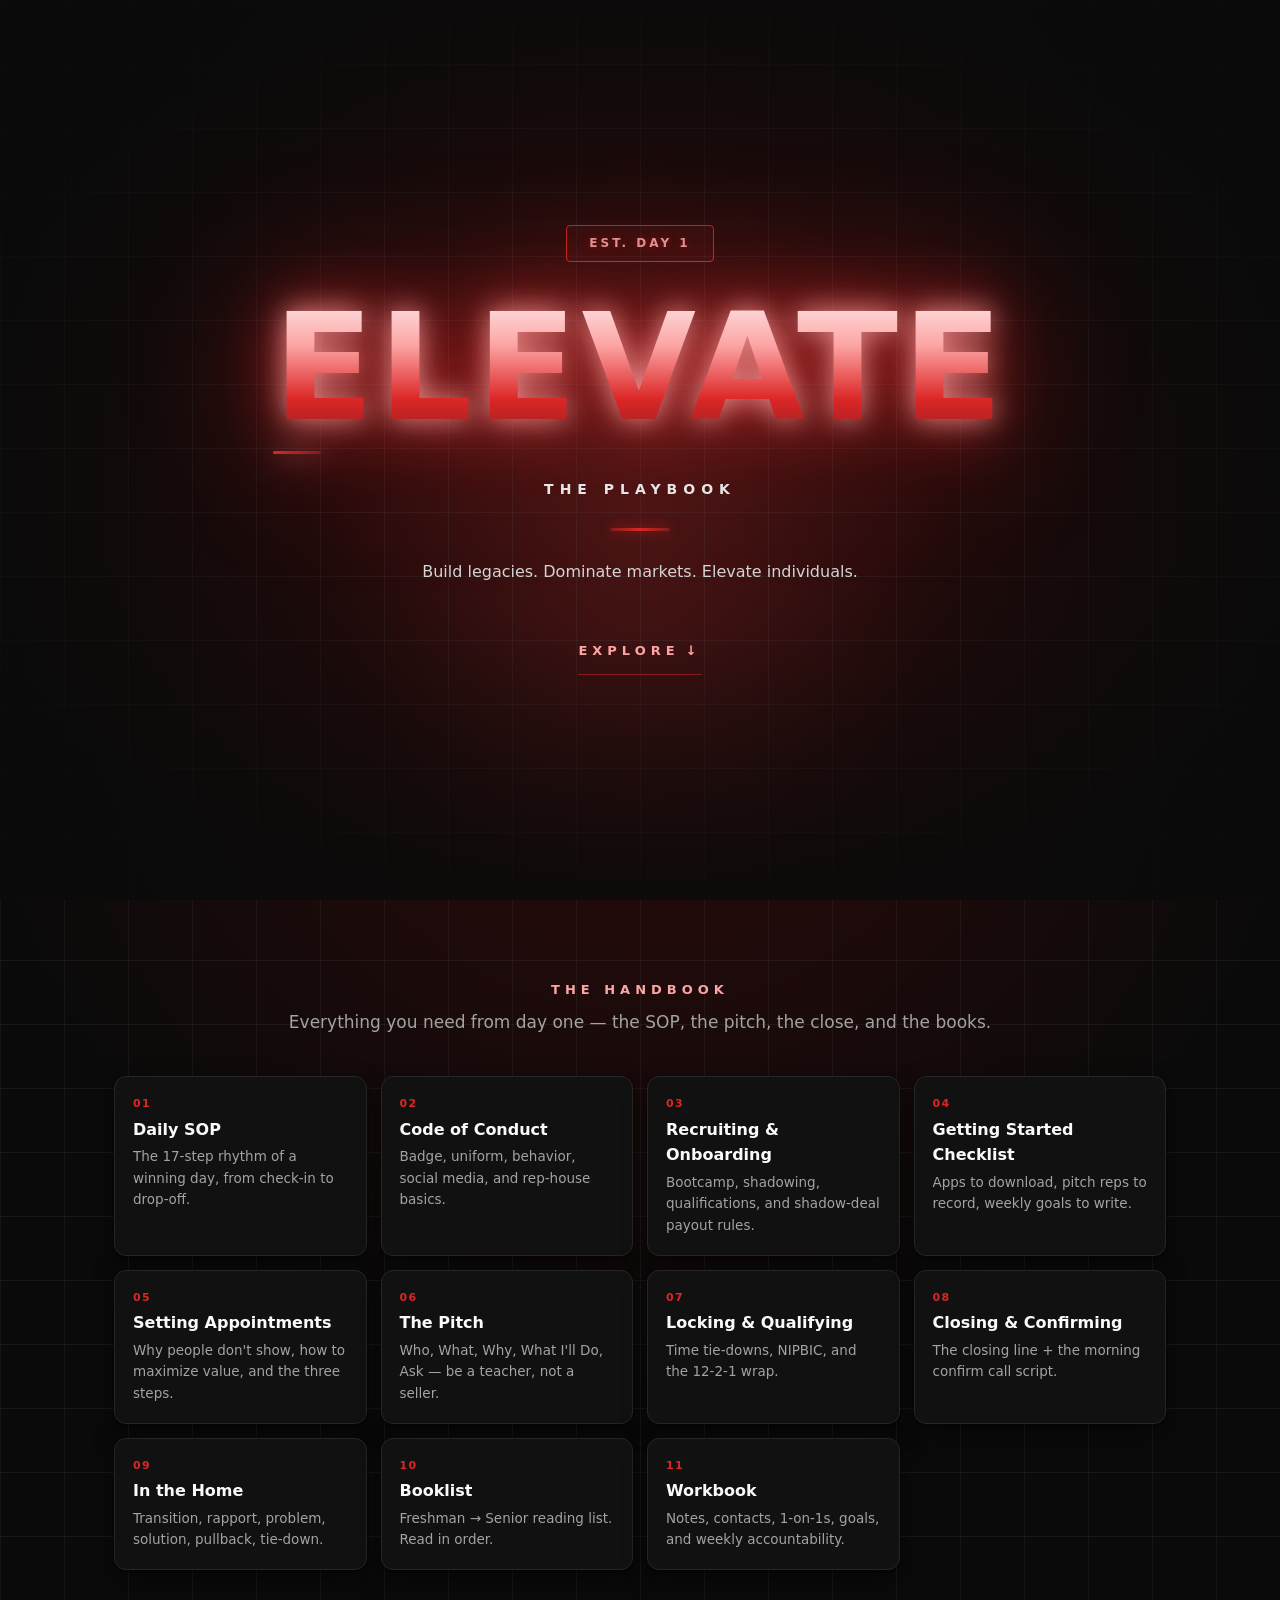
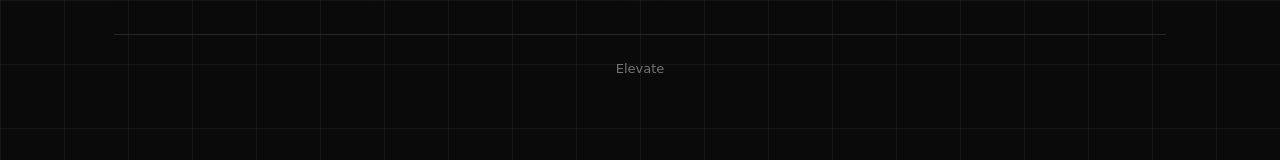
<file: index.html>
<!doctype html>
<html lang="en">
<head>
<meta charset="utf-8" />
<meta name="viewport" content="width=device-width,initial-scale=1" />
<title>Elevate</title>
<meta name="description" content="Elevate — the playbook." />
<style>
/* ===== Elevate Handbook · Onyx + Pulsing Red theme ===== */
*,*::before,*::after{box-sizing:border-box}
html,body{margin:0;padding:0}
:root{
  --bg:#0a0a0a;
  --surface:#111111;
  --surface-2:#161616;
  --sidebar:#0a0a0a;
  --sidebar-2:#080808;
  --ink:#f5f5f5;
  --ink-muted:#a3a3a3;
  --ink-dim:#737373;
  --line:#262626;
  --line-strong:#3f3f3f;
  /* All "gold" tokens have been remapped to the red palette so the rest
     of the stylesheet stays consistent without renaming every rule. */
  --gold:#dc2626;          /* primary red */
  --gold-light:#fca5a5;    /* soft red highlight */
  --gold-deep:#7f1d1d;     /* deep red */
  --red:#dc2626;
  --red-light:#fca5a5;
  --red-deep:#7f1d1d;
  --good:#22c55e;
  --shadow:0 1px 2px rgba(0,0,0,.4),0 8px 24px rgba(0,0,0,.45);
  --radius:14px;
  --maxw:780px;
}
html{scroll-behavior:smooth;background:var(--bg)}
body{
  font-family: ui-sans-serif,system-ui,-apple-system,Segoe UI,Roboto,Inter,Helvetica,Arial,sans-serif;
  color:var(--ink);
  background:var(--bg);
  line-height:1.6;
  -webkit-font-smoothing:antialiased;
}

/* ----- Layout ----- */
.app{display:grid;grid-template-columns:280px 1fr;min-height:100vh}
.sidebar{
  position:sticky;top:0;align-self:start;
  height:100vh;overflow-y:auto;
  background:linear-gradient(180deg,var(--sidebar) 0%,var(--sidebar-2) 100%);
  color:#e5e5e5;padding:28px 22px;
  border-right:1px solid var(--line);
}
.sidebar::-webkit-scrollbar{width:6px}
.sidebar::-webkit-scrollbar-thumb{background:#262626;border-radius:6px}

.brand{
  position:relative;
  display:flex;flex-direction:column;align-items:center;justify-content:center;
  gap:12px;margin:0 auto 30px;padding:36px 0 30px;
  text-decoration:none;color:#fff;text-align:center;
  isolation:isolate;
}
.brand::before{
  content:"";
  position:absolute;
  inset:-20% -20% -10% -20%;
  background:
    radial-gradient(ellipse 65% 55% at 50% 55%,
      rgba(248,113,113,.55) 0%,
      rgba(220,38,38,.40) 28%,
      rgba(127,29,29,.18) 55%,
      rgba(127,29,29,0) 78%);
  filter:blur(6px);
  z-index:-1;pointer-events:none;
  animation:halo 4s ease-in-out infinite;
}
.brand .mark{display:none}
.brand .name{
  font-size:48px;
  font-weight:900;
  letter-spacing:2px;
  line-height:1;
  text-transform:uppercase;
  background:linear-gradient(180deg,#ffe4e4 0%,#fca5a5 30%,#dc2626 65%,#7f1d1d 100%);
  -webkit-background-clip:text;background-clip:text;
  -webkit-text-fill-color:transparent;color:transparent;
  filter:
    drop-shadow(0 0 8px rgba(248,113,113,.75))
    drop-shadow(0 0 20px rgba(220,38,38,.55))
    drop-shadow(0 0 40px rgba(220,38,38,.35));
  animation:glow 4s ease-in-out infinite;
}
@keyframes glow{
  0%,100%{filter:
    drop-shadow(0 0 8px rgba(248,113,113,.75))
    drop-shadow(0 0 20px rgba(220,38,38,.55))
    drop-shadow(0 0 40px rgba(220,38,38,.35));}
  50%{filter:
    drop-shadow(0 0 14px rgba(252,165,165,1))
    drop-shadow(0 0 30px rgba(248,113,113,.8))
    drop-shadow(0 0 60px rgba(220,38,38,.6));}
}
@keyframes halo{
  0%,100%{opacity:.85;transform:scale(1)}
  50%{opacity:1;transform:scale(1.08)}
}
@media (prefers-reduced-motion:reduce){
  .brand .name,.brand::before{animation:none}
}

/* ===== Hero landing page (body.landing) ===== */
body.landing .app{display:block}
body.landing .sidebar{display:none}
body.landing .menu-btn{display:none}

body.landing{
  background:
    /* subtle grid */
    linear-gradient(rgba(82,82,91,.18) 1px, transparent 1px) 0 0/64px 64px,
    linear-gradient(90deg, rgba(82,82,91,.18) 1px, transparent 1px) 0 0/64px 64px,
    /* deep red vignette behind everything */
    radial-gradient(ellipse 80% 70% at 50% 30%, rgba(127,29,29,.55) 0%, rgba(80,10,10,.35) 30%, rgba(10,10,10,.95) 70%, #0a0a0a 100%),
    #0a0a0a;
}

.hero{
  min-height:100vh;
  display:flex;flex-direction:column;align-items:center;justify-content:center;
  text-align:center;padding:60px 24px;position:relative;
}
.hero::after{
  /* outer vignette so edges stay dark */
  content:"";position:absolute;inset:0;pointer-events:none;
  background:radial-gradient(ellipse 60% 50% at 50% 50%, transparent 40%, rgba(10,10,10,.85) 100%);
}
.hero-badge{
  display:inline-block;padding:8px 22px;
  border:1px solid #dc2626;
  color:#fca5a5;
  font-size:12px;letter-spacing:3px;font-weight:700;
  text-transform:uppercase;
  background:rgba(127,29,29,.15);
  border-radius:4px;
  margin-bottom:36px;
  text-shadow:0 0 8px rgba(220,38,38,.4);
}
.hero-name{
  font-size:clamp(72px, 12vw, 148px);
  font-weight:900;
  letter-spacing:4px;
  line-height:.95;
  text-transform:uppercase;
  margin:0;
  background:linear-gradient(180deg,#ffe4e4 0%,#fca5a5 30%,#dc2626 65%,#7f1d1d 100%);
  -webkit-background-clip:text;background-clip:text;
  -webkit-text-fill-color:transparent;color:transparent;
  filter:
    drop-shadow(0 0 14px rgba(252,165,165,.85))
    drop-shadow(0 0 30px rgba(220,38,38,.65))
    drop-shadow(0 0 70px rgba(220,38,38,.45));
  animation:heroGlow 4s ease-in-out infinite;
  position:relative;z-index:2;
}
@keyframes heroGlow{
  0%,100%{filter:
    drop-shadow(0 0 14px rgba(252,165,165,.85))
    drop-shadow(0 0 30px rgba(220,38,38,.65))
    drop-shadow(0 0 70px rgba(220,38,38,.45));}
  50%{filter:
    drop-shadow(0 0 20px rgba(255,200,200,1))
    drop-shadow(0 0 45px rgba(248,113,113,.85))
    drop-shadow(0 0 100px rgba(220,38,38,.7));}
}
.hero-sub{
  margin-top:24px;
  font-size:14px;letter-spacing:6px;font-weight:600;
  color:#e5e5e5;text-transform:uppercase;
  position:relative;z-index:2;
}
.hero-divider{
  width:60px;height:3px;background:linear-gradient(90deg,#7f1d1d,#dc2626,#7f1d1d);
  margin:28px auto;border-radius:2px;
  box-shadow:0 0 12px rgba(220,38,38,.6);
  position:relative;z-index:2;
}
.hero-tagline{
  max-width:520px;margin:0 auto 44px;
  color:#d4d4d4;font-size:16px;line-height:1.6;
  position:relative;z-index:2;
}
.hero-cta{
  display:inline-block;color:#fca5a5;text-decoration:none;
  font-size:13px;letter-spacing:5px;text-transform:uppercase;font-weight:700;
  padding:12px 0;border-bottom:1px solid rgba(220,38,38,.5);
  position:relative;z-index:2;
  transition:color .15s,border-color .15s;
}
.hero-cta:hover{color:#fff;border-bottom-color:#dc2626;}
.hero-cta::after{content:" ↓";display:inline-block;margin-left:6px;animation:bounce 2s infinite}
@keyframes bounce{
  0%,100%{transform:translateY(0)}
  50%{transform:translateY(4px)}
}

/* Sections grid below the hero on the landing */
.landing-sections{
  max-width:1100px;margin:0 auto;padding:80px 24px 80px;
  position:relative;z-index:1;
}
.landing-sections h2{
  text-align:center;margin:0 0 8px;font-size:13px;
  letter-spacing:5px;text-transform:uppercase;color:#fca5a5;font-weight:700;
}
.landing-sections h2::after{content:none}
.landing-sections .lede{
  text-align:center;margin:0 auto 40px;color:#a3a3a3;
}

.nav-group{margin:18px 0 6px;font-size:11px;letter-spacing:1.4px;text-transform:uppercase;color:var(--gold);opacity:.7}
.nav a{
  display:block;padding:9px 12px;border-radius:9px;color:#d4d4d4;
  text-decoration:none;font-size:14.5px;
  border-left:2px solid transparent;
  transition:background .15s ease,color .15s ease,border-color .15s ease;
}
.nav a:hover{background:#161616;color:#fafafa}
.nav a.active{background:#171717;color:#fafafa;font-weight:600;border-left-color:var(--gold)}

.content{padding:48px 56px 96px;max-width:calc(var(--maxw) + 112px);margin:0 auto;width:100%;background:var(--bg)}
.crumbs{font-size:13px;color:var(--ink-dim);margin-bottom:10px}
.crumbs a{color:var(--ink-muted);text-decoration:none}
.crumbs a:hover{color:var(--gold)}

h1{font-size:34px;line-height:1.15;margin:0 0 8px;letter-spacing:-.02em;color:#fafafa}
h1::after{
  content:"";display:block;width:48px;height:3px;margin-top:12px;border-radius:2px;
  background:linear-gradient(90deg,var(--gold),var(--gold-deep));
}
h2{font-size:22px;margin:36px 0 10px;letter-spacing:-.01em;color:#fafafa}
h3{font-size:17px;margin:22px 0 6px;color:#fafafa}
.lede{font-size:17px;color:var(--ink-muted);margin:0 0 28px;max-width:65ch}

p{margin:10px 0}
ul,ol{padding-left:22px;margin:10px 0}
li{margin:4px 0;color:#e5e5e5}

a{color:var(--gold);text-decoration-color:rgba(220,38,38,.4)}
a:hover{color:var(--gold-light)}

strong{color:#fafafa}
em{color:#e5e5e5}

/* ----- Cards & callouts ----- */
.card{
  background:var(--surface);
  border:1px solid var(--line);
  border-radius:var(--radius);
  padding:22px 24px;box-shadow:var(--shadow);margin:16px 0;
}
.card h3:first-child{margin-top:0}

.callout{
  border:1px solid var(--gold);
  border-left-width:4px;
  background:#1a0e0e;
  color:var(--gold-light);
  padding:14px 18px;border-radius:10px;margin:18px 0;
}
.callout.warn{
  border-color:#ef4444;
  border-left-width:4px;
  background:#220e0e;
  color:#fecaca;
  box-shadow:0 0 24px rgba(239,68,68,.18);
}
.callout.tip{
  border-color:#a3a3a3;
  background:#171717;
  color:#e5e5e5;
}
.callout strong{
  display:block;font-size:13px;letter-spacing:.4px;text-transform:uppercase;
  margin-bottom:4px;color:var(--gold);
}
.callout.warn strong{color:var(--red-light)}
.callout.tip strong{color:#fafafa}

.kbd{
  display:inline-block;padding:2px 7px;border:1px solid var(--line-strong);
  border-bottom-width:2px;border-radius:6px;background:#1a1a1a;color:var(--gold-light);
  font-size:12px;font-family:ui-monospace,SFMono-Regular,Menlo,monospace;
}

.steps{counter-reset:step;list-style:none;padding:0;margin:18px 0;display:grid;gap:10px}
.steps li{
  position:relative;padding:14px 16px 14px 56px;background:var(--surface);
  border:1px solid var(--line);border-radius:12px;box-shadow:var(--shadow);color:#e5e5e5;
}
.steps li::before{
  counter-increment:step;content:counter(step);
  position:absolute;left:14px;top:18px;
  width:30px;height:30px;border-radius:50%;
  background:linear-gradient(135deg,var(--red) 0%,var(--red-deep) 100%);
  color:#fff;
  display:grid;place-items:center;font-weight:800;font-size:14px;
  box-shadow:0 2px 10px rgba(220,38,38,.55), 0 0 0 1px rgba(248,113,113,.2) inset;
}
.steps li ul,.steps li ol{margin-top:8px}

.tag{
  display:inline-block;padding:3px 9px;border-radius:999px;font-size:12px;
  background:#1a0e0e;color:var(--gold);font-weight:600;letter-spacing:.2px;
  border:1px solid rgba(220,38,38,.35);
}
.tag.amber{background:#1a0e0e;color:var(--red-light);border-color:rgba(220,38,38,.3)}
.tag.green{background:#0e1a10;color:#86efac;border-color:rgba(34,197,94,.3)}

.grid-2{display:grid;grid-template-columns:1fr 1fr;gap:14px;margin:18px 0}
@media (max-width:720px){.grid-2{grid-template-columns:1fr}}

.next-prev{
  display:flex;justify-content:space-between;gap:12px;
  margin-top:48px;padding-top:24px;border-top:1px solid var(--line);
}
.next-prev a{
  flex:1;padding:14px 18px;border:1px solid var(--line);border-radius:12px;
  background:var(--surface);text-decoration:none;color:var(--ink);
  display:flex;flex-direction:column;
  transition:border-color .15s ease,background .15s ease;
}
.next-prev a:hover{border-color:var(--gold);background:#171717}
.next-prev .label{font-size:11px;letter-spacing:1.2px;text-transform:uppercase;color:var(--gold);opacity:.85}
.next-prev .title{font-weight:600;margin-top:2px;color:#fafafa}
.next-prev .right{text-align:right}

.toc{display:grid;grid-template-columns:repeat(auto-fill,minmax(220px,1fr));gap:14px;margin:24px 0}
.toc a{
  padding:18px;border:1px solid var(--line);border-radius:12px;background:var(--surface);
  text-decoration:none;color:var(--ink);box-shadow:var(--shadow);
  transition:all .15s;position:relative;overflow:hidden;
}
.toc a::before{
  content:"";position:absolute;left:0;top:0;bottom:0;width:3px;
  background:linear-gradient(180deg,var(--gold),var(--gold-deep));
  opacity:0;transition:opacity .15s;
}
.toc a:hover{border-color:var(--gold);transform:translateY(-1px);background:#171717}
.toc a:hover::before{opacity:1}
.toc .num{font-size:11px;letter-spacing:1.4px;color:var(--gold);font-weight:700;text-transform:uppercase}
.toc .ttl{font-weight:700;margin-top:4px;color:#fafafa}
.toc .desc{font-size:13.5px;color:var(--ink-muted);margin-top:4px}

footer{margin-top:64px;color:var(--ink-dim);font-size:13px;text-align:center;
  padding-top:24px;border-top:1px solid var(--line)}

/* ----- Workbook editable lines (override for dark mode) ----- */
.work-card{background:var(--surface);border:1px solid var(--line);border-radius:14px;
  padding:22px 24px;box-shadow:var(--shadow);margin:16px 0}
.work-card h3{margin-top:0;color:#fafafa}
.work-card .lines{display:grid;gap:10px;margin-top:12px}
.work-card .line{
  border-bottom:1px solid var(--line-strong);min-height:30px;outline:none;
  color:#fafafa;padding:4px 2px;
}
.work-card .line[contenteditable]:focus{border-bottom-color:var(--gold)}
.work-card .line[contenteditable]:empty::before{content:attr(data-placeholder);color:#525252}
.actions{display:flex;gap:10px;margin:8px 0 18px}
.actions button{
  background:linear-gradient(135deg,var(--red) 0%,var(--red-deep) 100%);
  color:#fff;border:0;border-radius:9px;padding:9px 16px;
  font-weight:700;cursor:pointer;font-size:14px;letter-spacing:.5px;
  box-shadow:0 4px 14px rgba(220,38,38,.5), 0 0 0 1px rgba(248,113,113,.25) inset;
}
.actions button.ghost{background:var(--surface);color:#fafafa;border:1px solid var(--line-strong);box-shadow:none}
.actions button:hover{filter:brightness(1.08)}

/* ----- Mobile ----- */
.menu-btn{display:none;position:fixed;top:14px;left:14px;z-index:30;
  background:#0a0a0a;color:var(--gold);border:1px solid var(--gold);border-radius:10px;
  width:40px;height:40px;font-size:20px;cursor:pointer;box-shadow:var(--shadow);
}
@media (max-width:900px){
  .app{grid-template-columns:1fr}
  .sidebar{
    position:fixed;top:0;left:0;height:100vh;width:280px;z-index:20;
    transform:translateX(-100%);transition:transform .2s ease;
  }
  .sidebar.open{transform:translateX(0)}
  .menu-btn{display:block}
  .content{padding:64px 22px 64px}
}

::selection{background:var(--red);color:#fff}

</style>
</head>
<body class="landing">

<section class="hero">
  <span class="hero-badge">Est. Day 1</span>
  <h1 class="hero-name">Elevate</h1>
  <div class="hero-sub">The Playbook</div>
  <div class="hero-divider"></div>
  <p class="hero-tagline">Build legacies. Dominate markets. Elevate individuals.</p>
  <a href="#sections" class="hero-cta">Explore</a>
</section>

<section class="landing-sections" id="sections">
  <h2>The Handbook</h2>
  <p class="lede">Everything you need from day one — the SOP, the pitch, the close, and the books.</p>

  <div class="toc">
    <a href="daily-sop.html"><div class="num">01</div><div class="ttl">Daily SOP</div><div class="desc">The 17‑step rhythm of a winning day, from check‑in to drop‑off.</div></a>
    <a href="code-of-conduct.html"><div class="num">02</div><div class="ttl">Code of Conduct</div><div class="desc">Badge, uniform, behavior, social media, and rep‑house basics.</div></a>
    <a href="recruiting.html"><div class="num">03</div><div class="ttl">Recruiting & Onboarding</div><div class="desc">Bootcamp, shadowing, qualifications, and shadow‑deal payout rules.</div></a>
    <a href="getting-started.html"><div class="num">04</div><div class="ttl">Getting Started Checklist</div><div class="desc">Apps to download, pitch reps to record, weekly goals to write.</div></a>
    <a href="setting-appointments.html"><div class="num">05</div><div class="ttl">Setting Appointments</div><div class="desc">Why people don't show, how to maximize value, and the three steps.</div></a>
    <a href="pitch.html"><div class="num">06</div><div class="ttl">The Pitch</div><div class="desc">Who, What, Why, What I'll Do, Ask — be a teacher, not a seller.</div></a>
    <a href="qualifying.html"><div class="num">07</div><div class="ttl">Locking & Qualifying</div><div class="desc">Time tie‑downs, NIPBIC, and the 12‑2‑1 wrap.</div></a>
    <a href="closing.html"><div class="num">08</div><div class="ttl">Closing & Confirming</div><div class="desc">The closing line + the morning confirm call script.</div></a>
    <a href="in-the-home.html"><div class="num">09</div><div class="ttl">In the Home</div><div class="desc">Transition, rapport, problem, solution, pullback, tie‑down.</div></a>
    <a href="booklist.html"><div class="num">10</div><div class="ttl">Booklist</div><div class="desc">Freshman → Senior reading list. Read in order.</div></a>
    <a href="workbook.html"><div class="num">11</div><div class="ttl">Workbook</div><div class="desc">Notes, contacts, 1‑on‑1s, goals, and weekly accountability.</div></a>
  </div>

  <footer>Elevate</footer>
</section>

</body>
</html>
</file>
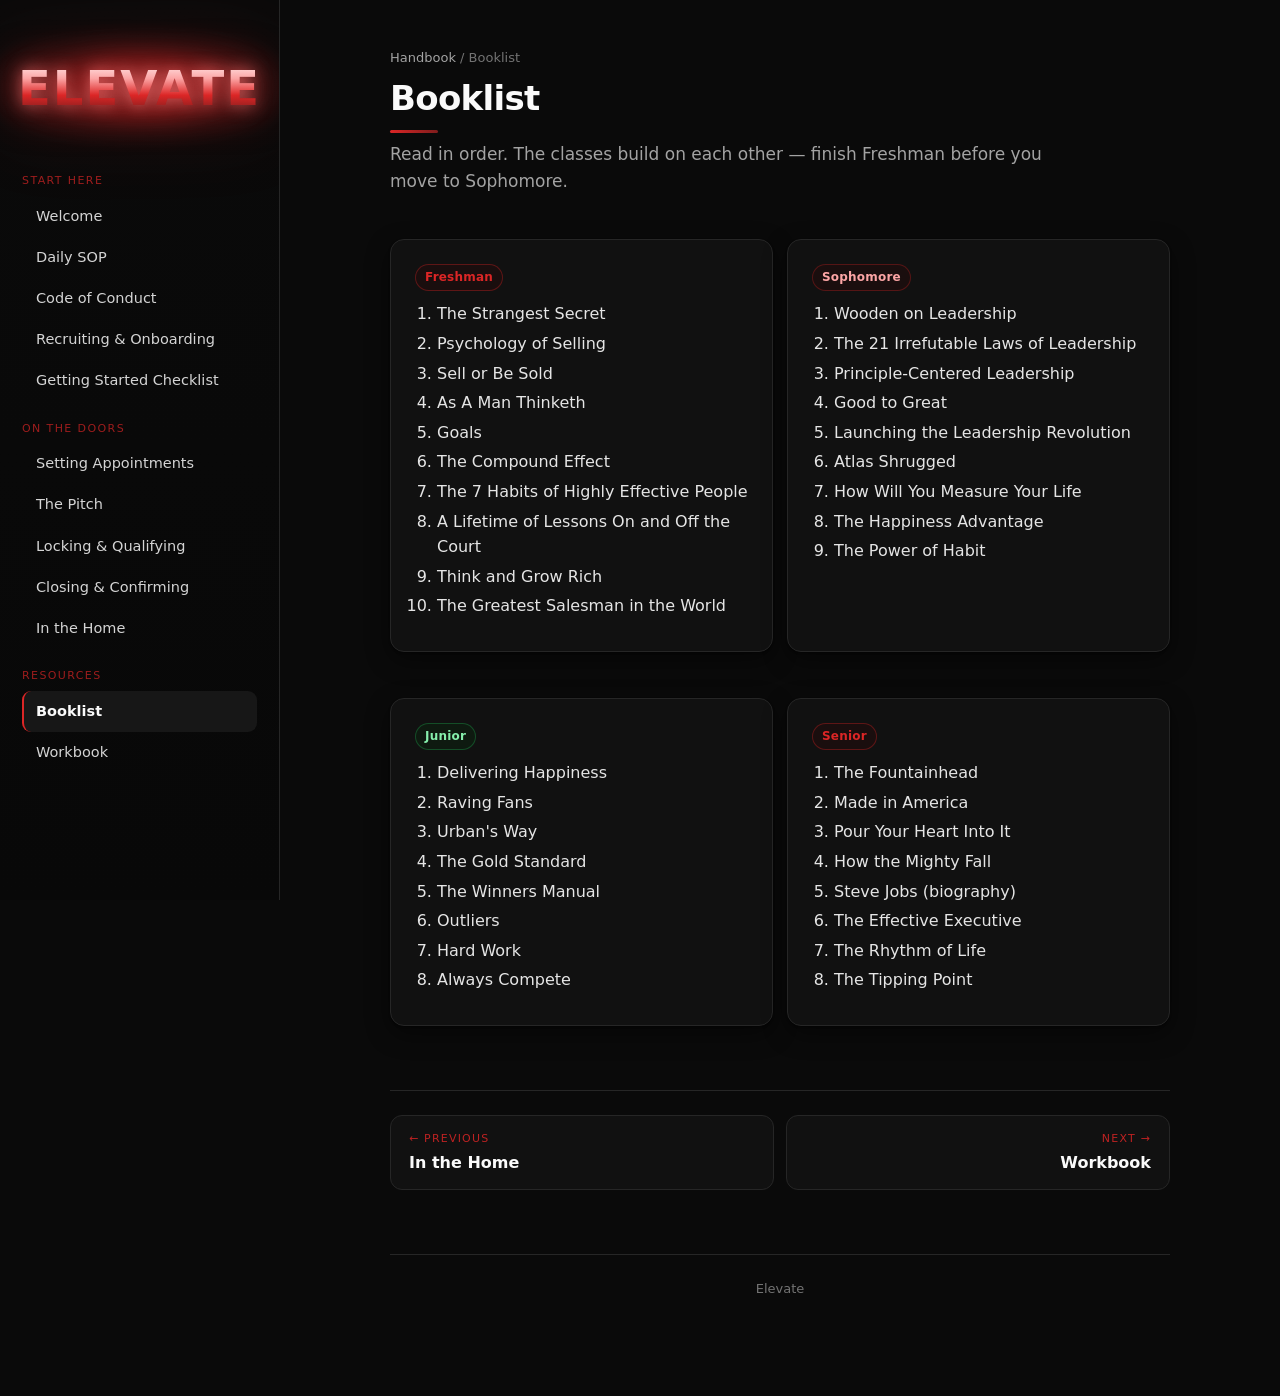
<file: booklist.html>
<!doctype html>
<html lang="en">
<head>
<meta charset="utf-8" />
<meta name="viewport" content="width=device-width,initial-scale=1" />
<title>Booklist — Elevate</title>
<style>
/* ===== Elevate Handbook · Onyx + Pulsing Red theme ===== */
*,*::before,*::after{box-sizing:border-box}
html,body{margin:0;padding:0}
:root{
  --bg:#0a0a0a;
  --surface:#111111;
  --surface-2:#161616;
  --sidebar:#0a0a0a;
  --sidebar-2:#080808;
  --ink:#f5f5f5;
  --ink-muted:#a3a3a3;
  --ink-dim:#737373;
  --line:#262626;
  --line-strong:#3f3f3f;
  /* All "gold" tokens have been remapped to the red palette so the rest
     of the stylesheet stays consistent without renaming every rule. */
  --gold:#dc2626;          /* primary red */
  --gold-light:#fca5a5;    /* soft red highlight */
  --gold-deep:#7f1d1d;     /* deep red */
  --red:#dc2626;
  --red-light:#fca5a5;
  --red-deep:#7f1d1d;
  --good:#22c55e;
  --shadow:0 1px 2px rgba(0,0,0,.4),0 8px 24px rgba(0,0,0,.45);
  --radius:14px;
  --maxw:780px;
}
html{scroll-behavior:smooth;background:var(--bg)}
body{
  font-family: ui-sans-serif,system-ui,-apple-system,Segoe UI,Roboto,Inter,Helvetica,Arial,sans-serif;
  color:var(--ink);
  background:var(--bg);
  line-height:1.6;
  -webkit-font-smoothing:antialiased;
}

/* ----- Layout ----- */
.app{display:grid;grid-template-columns:280px 1fr;min-height:100vh}
.sidebar{
  position:sticky;top:0;align-self:start;
  height:100vh;overflow-y:auto;
  background:linear-gradient(180deg,var(--sidebar) 0%,var(--sidebar-2) 100%);
  color:#e5e5e5;padding:28px 22px;
  border-right:1px solid var(--line);
}
.sidebar::-webkit-scrollbar{width:6px}
.sidebar::-webkit-scrollbar-thumb{background:#262626;border-radius:6px}

.brand{
  position:relative;
  display:flex;flex-direction:column;align-items:center;justify-content:center;
  gap:12px;margin:0 auto 30px;padding:36px 0 30px;
  text-decoration:none;color:#fff;text-align:center;
  isolation:isolate;
}
.brand::before{
  content:"";
  position:absolute;
  inset:-20% -20% -10% -20%;
  background:
    radial-gradient(ellipse 65% 55% at 50% 55%,
      rgba(248,113,113,.55) 0%,
      rgba(220,38,38,.40) 28%,
      rgba(127,29,29,.18) 55%,
      rgba(127,29,29,0) 78%);
  filter:blur(6px);
  z-index:-1;pointer-events:none;
  animation:halo 4s ease-in-out infinite;
}
.brand .mark{display:none}
.brand .name{
  font-size:48px;
  font-weight:900;
  letter-spacing:2px;
  line-height:1;
  text-transform:uppercase;
  background:linear-gradient(180deg,#ffe4e4 0%,#fca5a5 30%,#dc2626 65%,#7f1d1d 100%);
  -webkit-background-clip:text;background-clip:text;
  -webkit-text-fill-color:transparent;color:transparent;
  filter:
    drop-shadow(0 0 8px rgba(248,113,113,.75))
    drop-shadow(0 0 20px rgba(220,38,38,.55))
    drop-shadow(0 0 40px rgba(220,38,38,.35));
  animation:glow 4s ease-in-out infinite;
}
@keyframes glow{
  0%,100%{filter:
    drop-shadow(0 0 8px rgba(248,113,113,.75))
    drop-shadow(0 0 20px rgba(220,38,38,.55))
    drop-shadow(0 0 40px rgba(220,38,38,.35));}
  50%{filter:
    drop-shadow(0 0 14px rgba(252,165,165,1))
    drop-shadow(0 0 30px rgba(248,113,113,.8))
    drop-shadow(0 0 60px rgba(220,38,38,.6));}
}
@keyframes halo{
  0%,100%{opacity:.85;transform:scale(1)}
  50%{opacity:1;transform:scale(1.08)}
}
@media (prefers-reduced-motion:reduce){
  .brand .name,.brand::before{animation:none}
}

/* ===== Hero landing page (body.landing) ===== */
body.landing .app{display:block}
body.landing .sidebar{display:none}
body.landing .menu-btn{display:none}

body.landing{
  background:
    /* subtle grid */
    linear-gradient(rgba(82,82,91,.18) 1px, transparent 1px) 0 0/64px 64px,
    linear-gradient(90deg, rgba(82,82,91,.18) 1px, transparent 1px) 0 0/64px 64px,
    /* deep red vignette behind everything */
    radial-gradient(ellipse 80% 70% at 50% 30%, rgba(127,29,29,.55) 0%, rgba(80,10,10,.35) 30%, rgba(10,10,10,.95) 70%, #0a0a0a 100%),
    #0a0a0a;
}

.hero{
  min-height:100vh;
  display:flex;flex-direction:column;align-items:center;justify-content:center;
  text-align:center;padding:60px 24px;position:relative;
}
.hero::after{
  /* outer vignette so edges stay dark */
  content:"";position:absolute;inset:0;pointer-events:none;
  background:radial-gradient(ellipse 60% 50% at 50% 50%, transparent 40%, rgba(10,10,10,.85) 100%);
}
.hero-badge{
  display:inline-block;padding:8px 22px;
  border:1px solid #dc2626;
  color:#fca5a5;
  font-size:12px;letter-spacing:3px;font-weight:700;
  text-transform:uppercase;
  background:rgba(127,29,29,.15);
  border-radius:4px;
  margin-bottom:36px;
  text-shadow:0 0 8px rgba(220,38,38,.4);
}
.hero-name{
  font-size:clamp(72px, 12vw, 148px);
  font-weight:900;
  letter-spacing:4px;
  line-height:.95;
  text-transform:uppercase;
  margin:0;
  background:linear-gradient(180deg,#ffe4e4 0%,#fca5a5 30%,#dc2626 65%,#7f1d1d 100%);
  -webkit-background-clip:text;background-clip:text;
  -webkit-text-fill-color:transparent;color:transparent;
  filter:
    drop-shadow(0 0 14px rgba(252,165,165,.85))
    drop-shadow(0 0 30px rgba(220,38,38,.65))
    drop-shadow(0 0 70px rgba(220,38,38,.45));
  animation:heroGlow 4s ease-in-out infinite;
  position:relative;z-index:2;
}
@keyframes heroGlow{
  0%,100%{filter:
    drop-shadow(0 0 14px rgba(252,165,165,.85))
    drop-shadow(0 0 30px rgba(220,38,38,.65))
    drop-shadow(0 0 70px rgba(220,38,38,.45));}
  50%{filter:
    drop-shadow(0 0 20px rgba(255,200,200,1))
    drop-shadow(0 0 45px rgba(248,113,113,.85))
    drop-shadow(0 0 100px rgba(220,38,38,.7));}
}
.hero-sub{
  margin-top:24px;
  font-size:14px;letter-spacing:6px;font-weight:600;
  color:#e5e5e5;text-transform:uppercase;
  position:relative;z-index:2;
}
.hero-divider{
  width:60px;height:3px;background:linear-gradient(90deg,#7f1d1d,#dc2626,#7f1d1d);
  margin:28px auto;border-radius:2px;
  box-shadow:0 0 12px rgba(220,38,38,.6);
  position:relative;z-index:2;
}
.hero-tagline{
  max-width:520px;margin:0 auto 44px;
  color:#d4d4d4;font-size:16px;line-height:1.6;
  position:relative;z-index:2;
}
.hero-cta{
  display:inline-block;color:#fca5a5;text-decoration:none;
  font-size:13px;letter-spacing:5px;text-transform:uppercase;font-weight:700;
  padding:12px 0;border-bottom:1px solid rgba(220,38,38,.5);
  position:relative;z-index:2;
  transition:color .15s,border-color .15s;
}
.hero-cta:hover{color:#fff;border-bottom-color:#dc2626;}
.hero-cta::after{content:" ↓";display:inline-block;margin-left:6px;animation:bounce 2s infinite}
@keyframes bounce{
  0%,100%{transform:translateY(0)}
  50%{transform:translateY(4px)}
}

/* Sections grid below the hero on the landing */
.landing-sections{
  max-width:1100px;margin:0 auto;padding:80px 24px 80px;
  position:relative;z-index:1;
}
.landing-sections h2{
  text-align:center;margin:0 0 8px;font-size:13px;
  letter-spacing:5px;text-transform:uppercase;color:#fca5a5;font-weight:700;
}
.landing-sections h2::after{content:none}
.landing-sections .lede{
  text-align:center;margin:0 auto 40px;color:#a3a3a3;
}

.nav-group{margin:18px 0 6px;font-size:11px;letter-spacing:1.4px;text-transform:uppercase;color:var(--gold);opacity:.7}
.nav a{
  display:block;padding:9px 12px;border-radius:9px;color:#d4d4d4;
  text-decoration:none;font-size:14.5px;
  border-left:2px solid transparent;
  transition:background .15s ease,color .15s ease,border-color .15s ease;
}
.nav a:hover{background:#161616;color:#fafafa}
.nav a.active{background:#171717;color:#fafafa;font-weight:600;border-left-color:var(--gold)}

.content{padding:48px 56px 96px;max-width:calc(var(--maxw) + 112px);margin:0 auto;width:100%;background:var(--bg)}
.crumbs{font-size:13px;color:var(--ink-dim);margin-bottom:10px}
.crumbs a{color:var(--ink-muted);text-decoration:none}
.crumbs a:hover{color:var(--gold)}

h1{font-size:34px;line-height:1.15;margin:0 0 8px;letter-spacing:-.02em;color:#fafafa}
h1::after{
  content:"";display:block;width:48px;height:3px;margin-top:12px;border-radius:2px;
  background:linear-gradient(90deg,var(--gold),var(--gold-deep));
}
h2{font-size:22px;margin:36px 0 10px;letter-spacing:-.01em;color:#fafafa}
h3{font-size:17px;margin:22px 0 6px;color:#fafafa}
.lede{font-size:17px;color:var(--ink-muted);margin:0 0 28px;max-width:65ch}

p{margin:10px 0}
ul,ol{padding-left:22px;margin:10px 0}
li{margin:4px 0;color:#e5e5e5}

a{color:var(--gold);text-decoration-color:rgba(220,38,38,.4)}
a:hover{color:var(--gold-light)}

strong{color:#fafafa}
em{color:#e5e5e5}

/* ----- Cards & callouts ----- */
.card{
  background:var(--surface);
  border:1px solid var(--line);
  border-radius:var(--radius);
  padding:22px 24px;box-shadow:var(--shadow);margin:16px 0;
}
.card h3:first-child{margin-top:0}

.callout{
  border:1px solid var(--gold);
  border-left-width:4px;
  background:#1a0e0e;
  color:var(--gold-light);
  padding:14px 18px;border-radius:10px;margin:18px 0;
}
.callout.warn{
  border-color:#ef4444;
  border-left-width:4px;
  background:#220e0e;
  color:#fecaca;
  box-shadow:0 0 24px rgba(239,68,68,.18);
}
.callout.tip{
  border-color:#a3a3a3;
  background:#171717;
  color:#e5e5e5;
}
.callout strong{
  display:block;font-size:13px;letter-spacing:.4px;text-transform:uppercase;
  margin-bottom:4px;color:var(--gold);
}
.callout.warn strong{color:var(--red-light)}
.callout.tip strong{color:#fafafa}

.kbd{
  display:inline-block;padding:2px 7px;border:1px solid var(--line-strong);
  border-bottom-width:2px;border-radius:6px;background:#1a1a1a;color:var(--gold-light);
  font-size:12px;font-family:ui-monospace,SFMono-Regular,Menlo,monospace;
}

.steps{counter-reset:step;list-style:none;padding:0;margin:18px 0;display:grid;gap:10px}
.steps li{
  position:relative;padding:14px 16px 14px 56px;background:var(--surface);
  border:1px solid var(--line);border-radius:12px;box-shadow:var(--shadow);color:#e5e5e5;
}
.steps li::before{
  counter-increment:step;content:counter(step);
  position:absolute;left:14px;top:18px;
  width:30px;height:30px;border-radius:50%;
  background:linear-gradient(135deg,var(--red) 0%,var(--red-deep) 100%);
  color:#fff;
  display:grid;place-items:center;font-weight:800;font-size:14px;
  box-shadow:0 2px 10px rgba(220,38,38,.55), 0 0 0 1px rgba(248,113,113,.2) inset;
}
.steps li ul,.steps li ol{margin-top:8px}

.tag{
  display:inline-block;padding:3px 9px;border-radius:999px;font-size:12px;
  background:#1a0e0e;color:var(--gold);font-weight:600;letter-spacing:.2px;
  border:1px solid rgba(220,38,38,.35);
}
.tag.amber{background:#1a0e0e;color:var(--red-light);border-color:rgba(220,38,38,.3)}
.tag.green{background:#0e1a10;color:#86efac;border-color:rgba(34,197,94,.3)}

.grid-2{display:grid;grid-template-columns:1fr 1fr;gap:14px;margin:18px 0}
@media (max-width:720px){.grid-2{grid-template-columns:1fr}}

.next-prev{
  display:flex;justify-content:space-between;gap:12px;
  margin-top:48px;padding-top:24px;border-top:1px solid var(--line);
}
.next-prev a{
  flex:1;padding:14px 18px;border:1px solid var(--line);border-radius:12px;
  background:var(--surface);text-decoration:none;color:var(--ink);
  display:flex;flex-direction:column;
  transition:border-color .15s ease,background .15s ease;
}
.next-prev a:hover{border-color:var(--gold);background:#171717}
.next-prev .label{font-size:11px;letter-spacing:1.2px;text-transform:uppercase;color:var(--gold);opacity:.85}
.next-prev .title{font-weight:600;margin-top:2px;color:#fafafa}
.next-prev .right{text-align:right}

.toc{display:grid;grid-template-columns:repeat(auto-fill,minmax(220px,1fr));gap:14px;margin:24px 0}
.toc a{
  padding:18px;border:1px solid var(--line);border-radius:12px;background:var(--surface);
  text-decoration:none;color:var(--ink);box-shadow:var(--shadow);
  transition:all .15s;position:relative;overflow:hidden;
}
.toc a::before{
  content:"";position:absolute;left:0;top:0;bottom:0;width:3px;
  background:linear-gradient(180deg,var(--gold),var(--gold-deep));
  opacity:0;transition:opacity .15s;
}
.toc a:hover{border-color:var(--gold);transform:translateY(-1px);background:#171717}
.toc a:hover::before{opacity:1}
.toc .num{font-size:11px;letter-spacing:1.4px;color:var(--gold);font-weight:700;text-transform:uppercase}
.toc .ttl{font-weight:700;margin-top:4px;color:#fafafa}
.toc .desc{font-size:13.5px;color:var(--ink-muted);margin-top:4px}

footer{margin-top:64px;color:var(--ink-dim);font-size:13px;text-align:center;
  padding-top:24px;border-top:1px solid var(--line)}

/* ----- Workbook editable lines (override for dark mode) ----- */
.work-card{background:var(--surface);border:1px solid var(--line);border-radius:14px;
  padding:22px 24px;box-shadow:var(--shadow);margin:16px 0}
.work-card h3{margin-top:0;color:#fafafa}
.work-card .lines{display:grid;gap:10px;margin-top:12px}
.work-card .line{
  border-bottom:1px solid var(--line-strong);min-height:30px;outline:none;
  color:#fafafa;padding:4px 2px;
}
.work-card .line[contenteditable]:focus{border-bottom-color:var(--gold)}
.work-card .line[contenteditable]:empty::before{content:attr(data-placeholder);color:#525252}
.actions{display:flex;gap:10px;margin:8px 0 18px}
.actions button{
  background:linear-gradient(135deg,var(--red) 0%,var(--red-deep) 100%);
  color:#fff;border:0;border-radius:9px;padding:9px 16px;
  font-weight:700;cursor:pointer;font-size:14px;letter-spacing:.5px;
  box-shadow:0 4px 14px rgba(220,38,38,.5), 0 0 0 1px rgba(248,113,113,.25) inset;
}
.actions button.ghost{background:var(--surface);color:#fafafa;border:1px solid var(--line-strong);box-shadow:none}
.actions button:hover{filter:brightness(1.08)}

/* ----- Mobile ----- */
.menu-btn{display:none;position:fixed;top:14px;left:14px;z-index:30;
  background:#0a0a0a;color:var(--gold);border:1px solid var(--gold);border-radius:10px;
  width:40px;height:40px;font-size:20px;cursor:pointer;box-shadow:var(--shadow);
}
@media (max-width:900px){
  .app{grid-template-columns:1fr}
  .sidebar{
    position:fixed;top:0;left:0;height:100vh;width:280px;z-index:20;
    transform:translateX(-100%);transition:transform .2s ease;
  }
  .sidebar.open{transform:translateX(0)}
  .menu-btn{display:block}
  .content{padding:64px 22px 64px}
}

::selection{background:var(--red);color:#fff}

</style>
</head>
<body>
<button class="menu-btn" aria-label="Open menu" onclick="document.querySelector('.sidebar').classList.toggle('open')">☰</button>
<div class="app">
  <aside class="sidebar">
    <a class="brand" href="index.html"><span class="mark">E</span><span class="name">Elevate</span></a>
    <div class="nav">
      <div class="nav-group">Start Here</div>
      <a href="index.html">Welcome</a>
      <a href="daily-sop.html">Daily SOP</a>
      <a href="code-of-conduct.html">Code of Conduct</a>
      <a href="recruiting.html">Recruiting & Onboarding</a>
      <a href="getting-started.html">Getting Started Checklist</a>
      <div class="nav-group">On the Doors</div>
      <a href="setting-appointments.html">Setting Appointments</a>
      <a href="pitch.html">The Pitch</a>
      <a href="qualifying.html">Locking & Qualifying</a>
      <a href="closing.html">Closing & Confirming</a>
      <a href="in-the-home.html">In the Home</a>
      <div class="nav-group">Resources</div>
      <a href="booklist.html" class="active">Booklist</a>
      <a href="workbook.html">Workbook</a>
    </div>
  </aside>

  <main class="content">
    <div class="crumbs"><a href="index.html">Handbook</a> / Booklist</div>
    <h1>Booklist</h1>
    <p class="lede">Read in order. The classes build on each other — finish Freshman before you move to Sophomore.</p>

    <div class="grid-2">
      <div class="card">
        <h3><span class="tag">Freshman</span></h3>
        <ol>
          <li>The Strangest Secret</li>
          <li>Psychology of Selling</li>
          <li>Sell or Be Sold</li>
          <li>As A Man Thinketh</li>
          <li>Goals</li>
          <li>The Compound Effect</li>
          <li>The 7 Habits of Highly Effective People</li>
          <li>A Lifetime of Lessons On and Off the Court</li>
          <li>Think and Grow Rich</li>
          <li>The Greatest Salesman in the World</li>
        </ol>
      </div>
      <div class="card">
        <h3><span class="tag amber">Sophomore</span></h3>
        <ol>
          <li>Wooden on Leadership</li>
          <li>The 21 Irrefutable Laws of Leadership</li>
          <li>Principle‑Centered Leadership</li>
          <li>Good to Great</li>
          <li>Launching the Leadership Revolution</li>
          <li>Atlas Shrugged</li>
          <li>How Will You Measure Your Life</li>
          <li>The Happiness Advantage</li>
          <li>The Power of Habit</li>
        </ol>
      </div>
      <div class="card">
        <h3><span class="tag green">Junior</span></h3>
        <ol>
          <li>Delivering Happiness</li>
          <li>Raving Fans</li>
          <li>Urban's Way</li>
          <li>The Gold Standard</li>
          <li>The Winners Manual</li>
          <li>Outliers</li>
          <li>Hard Work</li>
          <li>Always Compete</li>
        </ol>
      </div>
      <div class="card">
        <h3><span class="tag">Senior</span></h3>
        <ol>
          <li>The Fountainhead</li>
          <li>Made in America</li>
          <li>Pour Your Heart Into It</li>
          <li>How the Mighty Fall</li>
          <li>Steve Jobs (biography)</li>
          <li>The Effective Executive</li>
          <li>The Rhythm of Life</li>
          <li>The Tipping Point</li>
        </ol>
      </div>
    </div>

    <div class="next-prev">
      <a href="in-the-home.html"><span class="label">← Previous</span><span class="title">In the Home</span></a>
      <a href="workbook.html" class="right"><span class="label">Next →</span><span class="title">Workbook</span></a>
    </div>
    <footer>Elevate</footer>
  </main>
</div>
</body>
</html>
</file>
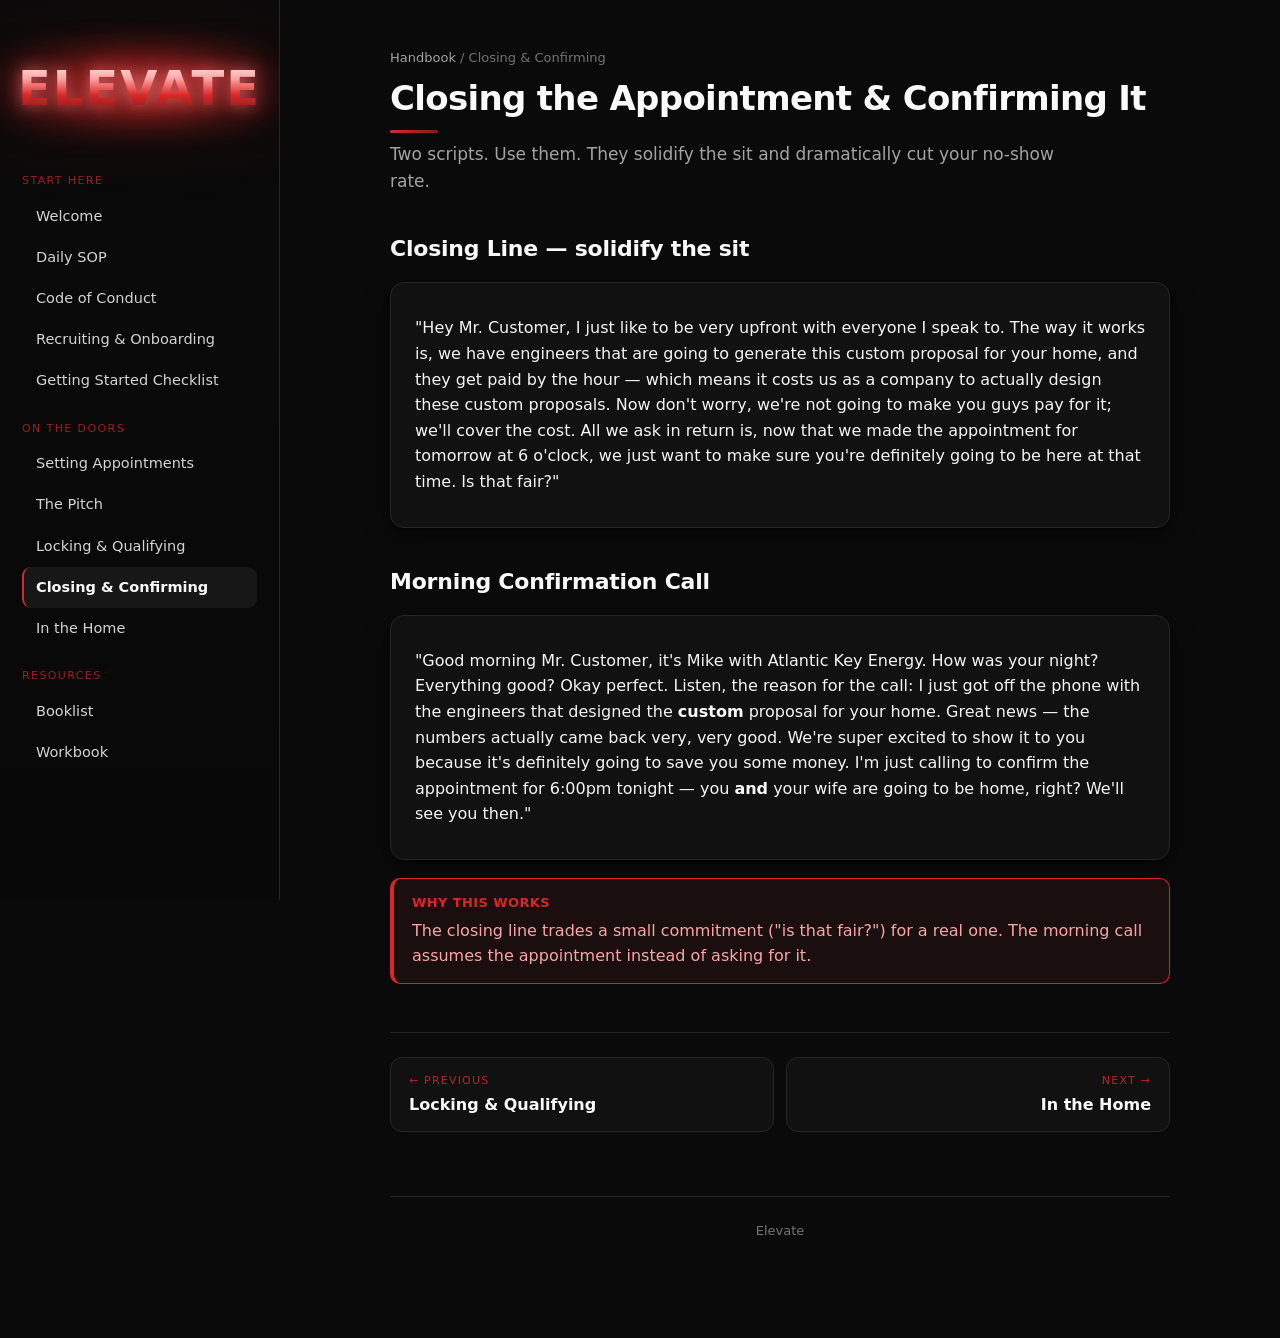
<file: closing.html>
<!doctype html>
<html lang="en">
<head>
<meta charset="utf-8" />
<meta name="viewport" content="width=device-width,initial-scale=1" />
<title>Closing & Confirming — Elevate</title>
<style>
/* ===== Elevate Handbook · Onyx + Pulsing Red theme ===== */
*,*::before,*::after{box-sizing:border-box}
html,body{margin:0;padding:0}
:root{
  --bg:#0a0a0a;
  --surface:#111111;
  --surface-2:#161616;
  --sidebar:#0a0a0a;
  --sidebar-2:#080808;
  --ink:#f5f5f5;
  --ink-muted:#a3a3a3;
  --ink-dim:#737373;
  --line:#262626;
  --line-strong:#3f3f3f;
  /* All "gold" tokens have been remapped to the red palette so the rest
     of the stylesheet stays consistent without renaming every rule. */
  --gold:#dc2626;          /* primary red */
  --gold-light:#fca5a5;    /* soft red highlight */
  --gold-deep:#7f1d1d;     /* deep red */
  --red:#dc2626;
  --red-light:#fca5a5;
  --red-deep:#7f1d1d;
  --good:#22c55e;
  --shadow:0 1px 2px rgba(0,0,0,.4),0 8px 24px rgba(0,0,0,.45);
  --radius:14px;
  --maxw:780px;
}
html{scroll-behavior:smooth;background:var(--bg)}
body{
  font-family: ui-sans-serif,system-ui,-apple-system,Segoe UI,Roboto,Inter,Helvetica,Arial,sans-serif;
  color:var(--ink);
  background:var(--bg);
  line-height:1.6;
  -webkit-font-smoothing:antialiased;
}

/* ----- Layout ----- */
.app{display:grid;grid-template-columns:280px 1fr;min-height:100vh}
.sidebar{
  position:sticky;top:0;align-self:start;
  height:100vh;overflow-y:auto;
  background:linear-gradient(180deg,var(--sidebar) 0%,var(--sidebar-2) 100%);
  color:#e5e5e5;padding:28px 22px;
  border-right:1px solid var(--line);
}
.sidebar::-webkit-scrollbar{width:6px}
.sidebar::-webkit-scrollbar-thumb{background:#262626;border-radius:6px}

.brand{
  position:relative;
  display:flex;flex-direction:column;align-items:center;justify-content:center;
  gap:12px;margin:0 auto 30px;padding:36px 0 30px;
  text-decoration:none;color:#fff;text-align:center;
  isolation:isolate;
}
.brand::before{
  content:"";
  position:absolute;
  inset:-20% -20% -10% -20%;
  background:
    radial-gradient(ellipse 65% 55% at 50% 55%,
      rgba(248,113,113,.55) 0%,
      rgba(220,38,38,.40) 28%,
      rgba(127,29,29,.18) 55%,
      rgba(127,29,29,0) 78%);
  filter:blur(6px);
  z-index:-1;pointer-events:none;
  animation:halo 4s ease-in-out infinite;
}
.brand .mark{display:none}
.brand .name{
  font-size:48px;
  font-weight:900;
  letter-spacing:2px;
  line-height:1;
  text-transform:uppercase;
  background:linear-gradient(180deg,#ffe4e4 0%,#fca5a5 30%,#dc2626 65%,#7f1d1d 100%);
  -webkit-background-clip:text;background-clip:text;
  -webkit-text-fill-color:transparent;color:transparent;
  filter:
    drop-shadow(0 0 8px rgba(248,113,113,.75))
    drop-shadow(0 0 20px rgba(220,38,38,.55))
    drop-shadow(0 0 40px rgba(220,38,38,.35));
  animation:glow 4s ease-in-out infinite;
}
@keyframes glow{
  0%,100%{filter:
    drop-shadow(0 0 8px rgba(248,113,113,.75))
    drop-shadow(0 0 20px rgba(220,38,38,.55))
    drop-shadow(0 0 40px rgba(220,38,38,.35));}
  50%{filter:
    drop-shadow(0 0 14px rgba(252,165,165,1))
    drop-shadow(0 0 30px rgba(248,113,113,.8))
    drop-shadow(0 0 60px rgba(220,38,38,.6));}
}
@keyframes halo{
  0%,100%{opacity:.85;transform:scale(1)}
  50%{opacity:1;transform:scale(1.08)}
}
@media (prefers-reduced-motion:reduce){
  .brand .name,.brand::before{animation:none}
}

/* ===== Hero landing page (body.landing) ===== */
body.landing .app{display:block}
body.landing .sidebar{display:none}
body.landing .menu-btn{display:none}

body.landing{
  background:
    /* subtle grid */
    linear-gradient(rgba(82,82,91,.18) 1px, transparent 1px) 0 0/64px 64px,
    linear-gradient(90deg, rgba(82,82,91,.18) 1px, transparent 1px) 0 0/64px 64px,
    /* deep red vignette behind everything */
    radial-gradient(ellipse 80% 70% at 50% 30%, rgba(127,29,29,.55) 0%, rgba(80,10,10,.35) 30%, rgba(10,10,10,.95) 70%, #0a0a0a 100%),
    #0a0a0a;
}

.hero{
  min-height:100vh;
  display:flex;flex-direction:column;align-items:center;justify-content:center;
  text-align:center;padding:60px 24px;position:relative;
}
.hero::after{
  /* outer vignette so edges stay dark */
  content:"";position:absolute;inset:0;pointer-events:none;
  background:radial-gradient(ellipse 60% 50% at 50% 50%, transparent 40%, rgba(10,10,10,.85) 100%);
}
.hero-badge{
  display:inline-block;padding:8px 22px;
  border:1px solid #dc2626;
  color:#fca5a5;
  font-size:12px;letter-spacing:3px;font-weight:700;
  text-transform:uppercase;
  background:rgba(127,29,29,.15);
  border-radius:4px;
  margin-bottom:36px;
  text-shadow:0 0 8px rgba(220,38,38,.4);
}
.hero-name{
  font-size:clamp(72px, 12vw, 148px);
  font-weight:900;
  letter-spacing:4px;
  line-height:.95;
  text-transform:uppercase;
  margin:0;
  background:linear-gradient(180deg,#ffe4e4 0%,#fca5a5 30%,#dc2626 65%,#7f1d1d 100%);
  -webkit-background-clip:text;background-clip:text;
  -webkit-text-fill-color:transparent;color:transparent;
  filter:
    drop-shadow(0 0 14px rgba(252,165,165,.85))
    drop-shadow(0 0 30px rgba(220,38,38,.65))
    drop-shadow(0 0 70px rgba(220,38,38,.45));
  animation:heroGlow 4s ease-in-out infinite;
  position:relative;z-index:2;
}
@keyframes heroGlow{
  0%,100%{filter:
    drop-shadow(0 0 14px rgba(252,165,165,.85))
    drop-shadow(0 0 30px rgba(220,38,38,.65))
    drop-shadow(0 0 70px rgba(220,38,38,.45));}
  50%{filter:
    drop-shadow(0 0 20px rgba(255,200,200,1))
    drop-shadow(0 0 45px rgba(248,113,113,.85))
    drop-shadow(0 0 100px rgba(220,38,38,.7));}
}
.hero-sub{
  margin-top:24px;
  font-size:14px;letter-spacing:6px;font-weight:600;
  color:#e5e5e5;text-transform:uppercase;
  position:relative;z-index:2;
}
.hero-divider{
  width:60px;height:3px;background:linear-gradient(90deg,#7f1d1d,#dc2626,#7f1d1d);
  margin:28px auto;border-radius:2px;
  box-shadow:0 0 12px rgba(220,38,38,.6);
  position:relative;z-index:2;
}
.hero-tagline{
  max-width:520px;margin:0 auto 44px;
  color:#d4d4d4;font-size:16px;line-height:1.6;
  position:relative;z-index:2;
}
.hero-cta{
  display:inline-block;color:#fca5a5;text-decoration:none;
  font-size:13px;letter-spacing:5px;text-transform:uppercase;font-weight:700;
  padding:12px 0;border-bottom:1px solid rgba(220,38,38,.5);
  position:relative;z-index:2;
  transition:color .15s,border-color .15s;
}
.hero-cta:hover{color:#fff;border-bottom-color:#dc2626;}
.hero-cta::after{content:" ↓";display:inline-block;margin-left:6px;animation:bounce 2s infinite}
@keyframes bounce{
  0%,100%{transform:translateY(0)}
  50%{transform:translateY(4px)}
}

/* Sections grid below the hero on the landing */
.landing-sections{
  max-width:1100px;margin:0 auto;padding:80px 24px 80px;
  position:relative;z-index:1;
}
.landing-sections h2{
  text-align:center;margin:0 0 8px;font-size:13px;
  letter-spacing:5px;text-transform:uppercase;color:#fca5a5;font-weight:700;
}
.landing-sections h2::after{content:none}
.landing-sections .lede{
  text-align:center;margin:0 auto 40px;color:#a3a3a3;
}

.nav-group{margin:18px 0 6px;font-size:11px;letter-spacing:1.4px;text-transform:uppercase;color:var(--gold);opacity:.7}
.nav a{
  display:block;padding:9px 12px;border-radius:9px;color:#d4d4d4;
  text-decoration:none;font-size:14.5px;
  border-left:2px solid transparent;
  transition:background .15s ease,color .15s ease,border-color .15s ease;
}
.nav a:hover{background:#161616;color:#fafafa}
.nav a.active{background:#171717;color:#fafafa;font-weight:600;border-left-color:var(--gold)}

.content{padding:48px 56px 96px;max-width:calc(var(--maxw) + 112px);margin:0 auto;width:100%;background:var(--bg)}
.crumbs{font-size:13px;color:var(--ink-dim);margin-bottom:10px}
.crumbs a{color:var(--ink-muted);text-decoration:none}
.crumbs a:hover{color:var(--gold)}

h1{font-size:34px;line-height:1.15;margin:0 0 8px;letter-spacing:-.02em;color:#fafafa}
h1::after{
  content:"";display:block;width:48px;height:3px;margin-top:12px;border-radius:2px;
  background:linear-gradient(90deg,var(--gold),var(--gold-deep));
}
h2{font-size:22px;margin:36px 0 10px;letter-spacing:-.01em;color:#fafafa}
h3{font-size:17px;margin:22px 0 6px;color:#fafafa}
.lede{font-size:17px;color:var(--ink-muted);margin:0 0 28px;max-width:65ch}

p{margin:10px 0}
ul,ol{padding-left:22px;margin:10px 0}
li{margin:4px 0;color:#e5e5e5}

a{color:var(--gold);text-decoration-color:rgba(220,38,38,.4)}
a:hover{color:var(--gold-light)}

strong{color:#fafafa}
em{color:#e5e5e5}

/* ----- Cards & callouts ----- */
.card{
  background:var(--surface);
  border:1px solid var(--line);
  border-radius:var(--radius);
  padding:22px 24px;box-shadow:var(--shadow);margin:16px 0;
}
.card h3:first-child{margin-top:0}

.callout{
  border:1px solid var(--gold);
  border-left-width:4px;
  background:#1a0e0e;
  color:var(--gold-light);
  padding:14px 18px;border-radius:10px;margin:18px 0;
}
.callout.warn{
  border-color:#ef4444;
  border-left-width:4px;
  background:#220e0e;
  color:#fecaca;
  box-shadow:0 0 24px rgba(239,68,68,.18);
}
.callout.tip{
  border-color:#a3a3a3;
  background:#171717;
  color:#e5e5e5;
}
.callout strong{
  display:block;font-size:13px;letter-spacing:.4px;text-transform:uppercase;
  margin-bottom:4px;color:var(--gold);
}
.callout.warn strong{color:var(--red-light)}
.callout.tip strong{color:#fafafa}

.kbd{
  display:inline-block;padding:2px 7px;border:1px solid var(--line-strong);
  border-bottom-width:2px;border-radius:6px;background:#1a1a1a;color:var(--gold-light);
  font-size:12px;font-family:ui-monospace,SFMono-Regular,Menlo,monospace;
}

.steps{counter-reset:step;list-style:none;padding:0;margin:18px 0;display:grid;gap:10px}
.steps li{
  position:relative;padding:14px 16px 14px 56px;background:var(--surface);
  border:1px solid var(--line);border-radius:12px;box-shadow:var(--shadow);color:#e5e5e5;
}
.steps li::before{
  counter-increment:step;content:counter(step);
  position:absolute;left:14px;top:18px;
  width:30px;height:30px;border-radius:50%;
  background:linear-gradient(135deg,var(--red) 0%,var(--red-deep) 100%);
  color:#fff;
  display:grid;place-items:center;font-weight:800;font-size:14px;
  box-shadow:0 2px 10px rgba(220,38,38,.55), 0 0 0 1px rgba(248,113,113,.2) inset;
}
.steps li ul,.steps li ol{margin-top:8px}

.tag{
  display:inline-block;padding:3px 9px;border-radius:999px;font-size:12px;
  background:#1a0e0e;color:var(--gold);font-weight:600;letter-spacing:.2px;
  border:1px solid rgba(220,38,38,.35);
}
.tag.amber{background:#1a0e0e;color:var(--red-light);border-color:rgba(220,38,38,.3)}
.tag.green{background:#0e1a10;color:#86efac;border-color:rgba(34,197,94,.3)}

.grid-2{display:grid;grid-template-columns:1fr 1fr;gap:14px;margin:18px 0}
@media (max-width:720px){.grid-2{grid-template-columns:1fr}}

.next-prev{
  display:flex;justify-content:space-between;gap:12px;
  margin-top:48px;padding-top:24px;border-top:1px solid var(--line);
}
.next-prev a{
  flex:1;padding:14px 18px;border:1px solid var(--line);border-radius:12px;
  background:var(--surface);text-decoration:none;color:var(--ink);
  display:flex;flex-direction:column;
  transition:border-color .15s ease,background .15s ease;
}
.next-prev a:hover{border-color:var(--gold);background:#171717}
.next-prev .label{font-size:11px;letter-spacing:1.2px;text-transform:uppercase;color:var(--gold);opacity:.85}
.next-prev .title{font-weight:600;margin-top:2px;color:#fafafa}
.next-prev .right{text-align:right}

.toc{display:grid;grid-template-columns:repeat(auto-fill,minmax(220px,1fr));gap:14px;margin:24px 0}
.toc a{
  padding:18px;border:1px solid var(--line);border-radius:12px;background:var(--surface);
  text-decoration:none;color:var(--ink);box-shadow:var(--shadow);
  transition:all .15s;position:relative;overflow:hidden;
}
.toc a::before{
  content:"";position:absolute;left:0;top:0;bottom:0;width:3px;
  background:linear-gradient(180deg,var(--gold),var(--gold-deep));
  opacity:0;transition:opacity .15s;
}
.toc a:hover{border-color:var(--gold);transform:translateY(-1px);background:#171717}
.toc a:hover::before{opacity:1}
.toc .num{font-size:11px;letter-spacing:1.4px;color:var(--gold);font-weight:700;text-transform:uppercase}
.toc .ttl{font-weight:700;margin-top:4px;color:#fafafa}
.toc .desc{font-size:13.5px;color:var(--ink-muted);margin-top:4px}

footer{margin-top:64px;color:var(--ink-dim);font-size:13px;text-align:center;
  padding-top:24px;border-top:1px solid var(--line)}

/* ----- Workbook editable lines (override for dark mode) ----- */
.work-card{background:var(--surface);border:1px solid var(--line);border-radius:14px;
  padding:22px 24px;box-shadow:var(--shadow);margin:16px 0}
.work-card h3{margin-top:0;color:#fafafa}
.work-card .lines{display:grid;gap:10px;margin-top:12px}
.work-card .line{
  border-bottom:1px solid var(--line-strong);min-height:30px;outline:none;
  color:#fafafa;padding:4px 2px;
}
.work-card .line[contenteditable]:focus{border-bottom-color:var(--gold)}
.work-card .line[contenteditable]:empty::before{content:attr(data-placeholder);color:#525252}
.actions{display:flex;gap:10px;margin:8px 0 18px}
.actions button{
  background:linear-gradient(135deg,var(--red) 0%,var(--red-deep) 100%);
  color:#fff;border:0;border-radius:9px;padding:9px 16px;
  font-weight:700;cursor:pointer;font-size:14px;letter-spacing:.5px;
  box-shadow:0 4px 14px rgba(220,38,38,.5), 0 0 0 1px rgba(248,113,113,.25) inset;
}
.actions button.ghost{background:var(--surface);color:#fafafa;border:1px solid var(--line-strong);box-shadow:none}
.actions button:hover{filter:brightness(1.08)}

/* ----- Mobile ----- */
.menu-btn{display:none;position:fixed;top:14px;left:14px;z-index:30;
  background:#0a0a0a;color:var(--gold);border:1px solid var(--gold);border-radius:10px;
  width:40px;height:40px;font-size:20px;cursor:pointer;box-shadow:var(--shadow);
}
@media (max-width:900px){
  .app{grid-template-columns:1fr}
  .sidebar{
    position:fixed;top:0;left:0;height:100vh;width:280px;z-index:20;
    transform:translateX(-100%);transition:transform .2s ease;
  }
  .sidebar.open{transform:translateX(0)}
  .menu-btn{display:block}
  .content{padding:64px 22px 64px}
}

::selection{background:var(--red);color:#fff}

</style>
</head>
<body>
<button class="menu-btn" aria-label="Open menu" onclick="document.querySelector('.sidebar').classList.toggle('open')">☰</button>
<div class="app">
  <aside class="sidebar">
    <a class="brand" href="index.html"><span class="mark">E</span><span class="name">Elevate</span></a>
    <div class="nav">
      <div class="nav-group">Start Here</div>
      <a href="index.html">Welcome</a>
      <a href="daily-sop.html">Daily SOP</a>
      <a href="code-of-conduct.html">Code of Conduct</a>
      <a href="recruiting.html">Recruiting & Onboarding</a>
      <a href="getting-started.html">Getting Started Checklist</a>
      <div class="nav-group">On the Doors</div>
      <a href="setting-appointments.html">Setting Appointments</a>
      <a href="pitch.html">The Pitch</a>
      <a href="qualifying.html">Locking & Qualifying</a>
      <a href="closing.html" class="active">Closing & Confirming</a>
      <a href="in-the-home.html">In the Home</a>
      <div class="nav-group">Resources</div>
      <a href="booklist.html">Booklist</a>
      <a href="workbook.html">Workbook</a>
    </div>
  </aside>

  <main class="content">
    <div class="crumbs"><a href="index.html">Handbook</a> / Closing & Confirming</div>
    <h1>Closing the Appointment & Confirming It</h1>
    <p class="lede">Two scripts. Use them. They solidify the sit and dramatically cut your no‑show rate.</p>

    <h2>Closing Line — solidify the sit</h2>
    <div class="card">
      <p>"Hey Mr. Customer, I just like to be very upfront with everyone I speak to. The way it works is, we have engineers that are going to generate this custom proposal for your home, and they get paid by the hour — which means it costs us as a company to actually design these custom proposals. Now don't worry, we're not going to make you guys pay for it; we'll cover the cost. All we ask in return is, now that we made the appointment for tomorrow at 6 o'clock, we just want to make sure you're definitely going to be here at that time. Is that fair?"</p>
    </div>

    <h2>Morning Confirmation Call</h2>
    <div class="card">
      <p>"Good morning Mr. Customer, it's Mike with Atlantic Key Energy. How was your night? Everything good? Okay perfect. Listen, the reason for the call: I just got off the phone with the engineers that designed the <strong>custom</strong> proposal for your home. Great news — the numbers actually came back very, very good. We're super excited to show it to you because it's definitely going to save you some money. I'm just calling to confirm the appointment for 6:00pm tonight — you <strong>and</strong> your wife are going to be home, right? We'll see you then."</p>
    </div>

    <div class="callout"><strong>Why this works</strong>The closing line trades a small commitment ("is that fair?") for a real one. The morning call assumes the appointment instead of asking for it.</div>

    <div class="next-prev">
      <a href="qualifying.html"><span class="label">← Previous</span><span class="title">Locking & Qualifying</span></a>
      <a href="in-the-home.html" class="right"><span class="label">Next →</span><span class="title">In the Home</span></a>
    </div>
    <footer>Elevate</footer>
  </main>
</div>
</body>
</html>
</file>
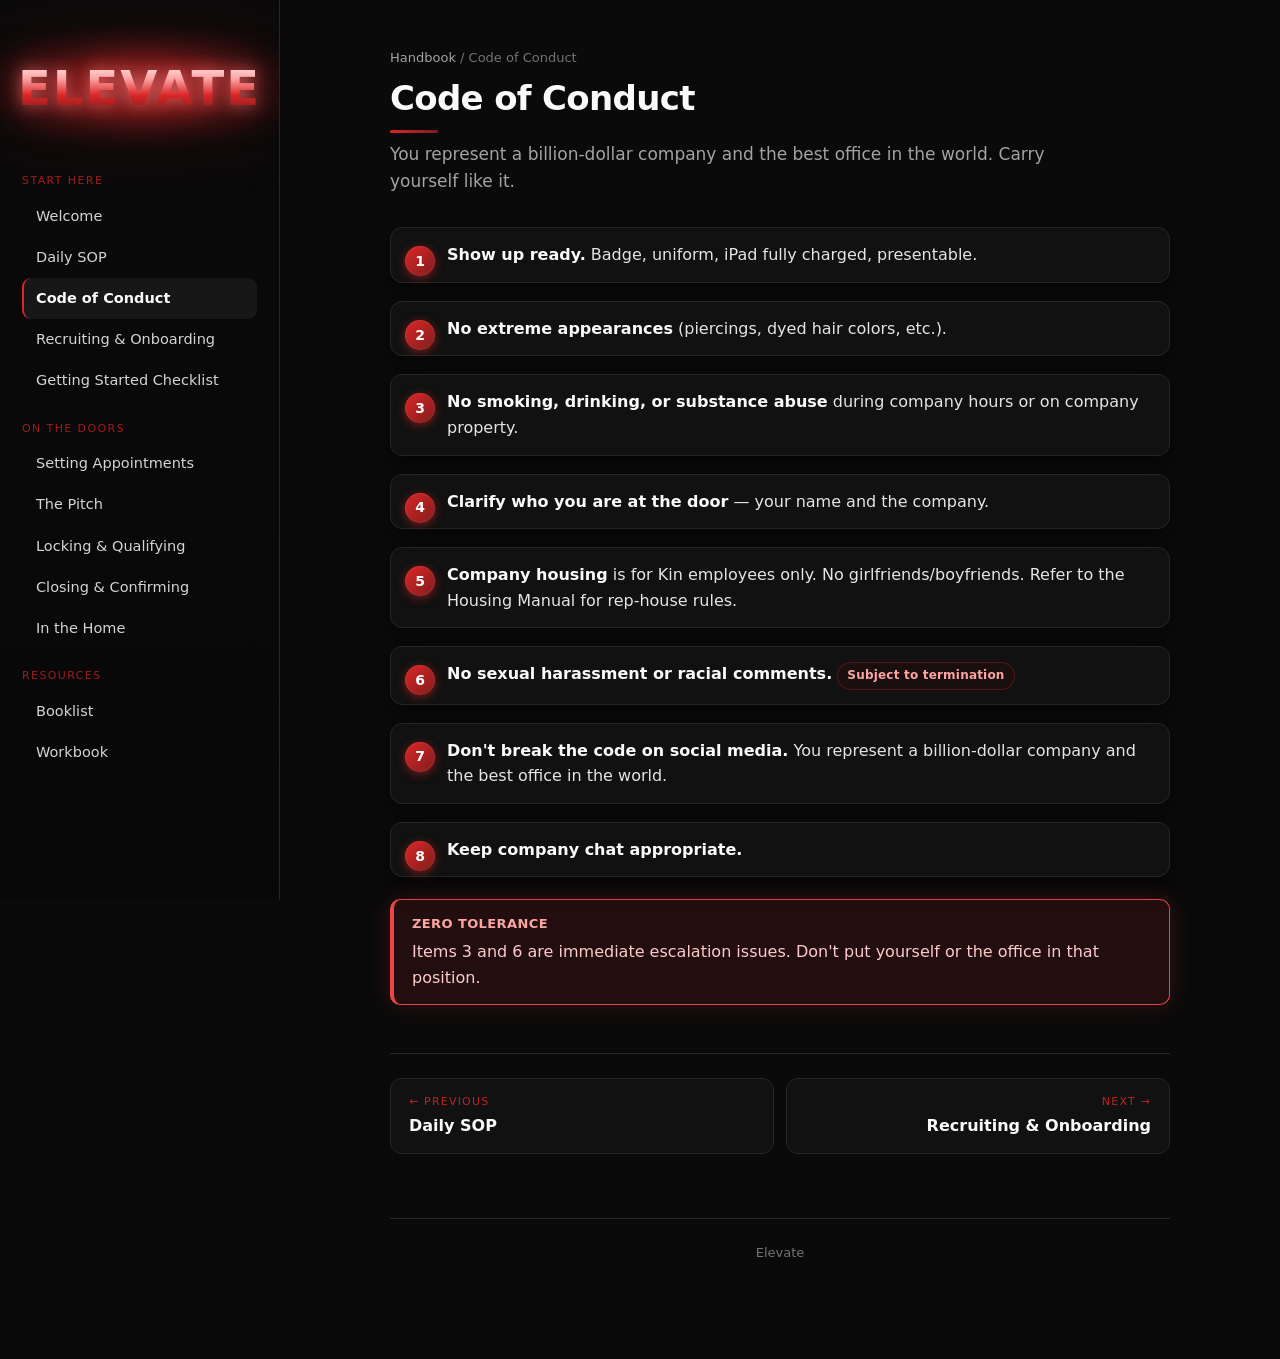
<file: code-of-conduct.html>
<!doctype html>
<html lang="en">
<head>
<meta charset="utf-8" />
<meta name="viewport" content="width=device-width,initial-scale=1" />
<title>Code of Conduct — Elevate</title>
<style>
/* ===== Elevate Handbook · Onyx + Pulsing Red theme ===== */
*,*::before,*::after{box-sizing:border-box}
html,body{margin:0;padding:0}
:root{
  --bg:#0a0a0a;
  --surface:#111111;
  --surface-2:#161616;
  --sidebar:#0a0a0a;
  --sidebar-2:#080808;
  --ink:#f5f5f5;
  --ink-muted:#a3a3a3;
  --ink-dim:#737373;
  --line:#262626;
  --line-strong:#3f3f3f;
  /* All "gold" tokens have been remapped to the red palette so the rest
     of the stylesheet stays consistent without renaming every rule. */
  --gold:#dc2626;          /* primary red */
  --gold-light:#fca5a5;    /* soft red highlight */
  --gold-deep:#7f1d1d;     /* deep red */
  --red:#dc2626;
  --red-light:#fca5a5;
  --red-deep:#7f1d1d;
  --good:#22c55e;
  --shadow:0 1px 2px rgba(0,0,0,.4),0 8px 24px rgba(0,0,0,.45);
  --radius:14px;
  --maxw:780px;
}
html{scroll-behavior:smooth;background:var(--bg)}
body{
  font-family: ui-sans-serif,system-ui,-apple-system,Segoe UI,Roboto,Inter,Helvetica,Arial,sans-serif;
  color:var(--ink);
  background:var(--bg);
  line-height:1.6;
  -webkit-font-smoothing:antialiased;
}

/* ----- Layout ----- */
.app{display:grid;grid-template-columns:280px 1fr;min-height:100vh}
.sidebar{
  position:sticky;top:0;align-self:start;
  height:100vh;overflow-y:auto;
  background:linear-gradient(180deg,var(--sidebar) 0%,var(--sidebar-2) 100%);
  color:#e5e5e5;padding:28px 22px;
  border-right:1px solid var(--line);
}
.sidebar::-webkit-scrollbar{width:6px}
.sidebar::-webkit-scrollbar-thumb{background:#262626;border-radius:6px}

.brand{
  position:relative;
  display:flex;flex-direction:column;align-items:center;justify-content:center;
  gap:12px;margin:0 auto 30px;padding:36px 0 30px;
  text-decoration:none;color:#fff;text-align:center;
  isolation:isolate;
}
.brand::before{
  content:"";
  position:absolute;
  inset:-20% -20% -10% -20%;
  background:
    radial-gradient(ellipse 65% 55% at 50% 55%,
      rgba(248,113,113,.55) 0%,
      rgba(220,38,38,.40) 28%,
      rgba(127,29,29,.18) 55%,
      rgba(127,29,29,0) 78%);
  filter:blur(6px);
  z-index:-1;pointer-events:none;
  animation:halo 4s ease-in-out infinite;
}
.brand .mark{display:none}
.brand .name{
  font-size:48px;
  font-weight:900;
  letter-spacing:2px;
  line-height:1;
  text-transform:uppercase;
  background:linear-gradient(180deg,#ffe4e4 0%,#fca5a5 30%,#dc2626 65%,#7f1d1d 100%);
  -webkit-background-clip:text;background-clip:text;
  -webkit-text-fill-color:transparent;color:transparent;
  filter:
    drop-shadow(0 0 8px rgba(248,113,113,.75))
    drop-shadow(0 0 20px rgba(220,38,38,.55))
    drop-shadow(0 0 40px rgba(220,38,38,.35));
  animation:glow 4s ease-in-out infinite;
}
@keyframes glow{
  0%,100%{filter:
    drop-shadow(0 0 8px rgba(248,113,113,.75))
    drop-shadow(0 0 20px rgba(220,38,38,.55))
    drop-shadow(0 0 40px rgba(220,38,38,.35));}
  50%{filter:
    drop-shadow(0 0 14px rgba(252,165,165,1))
    drop-shadow(0 0 30px rgba(248,113,113,.8))
    drop-shadow(0 0 60px rgba(220,38,38,.6));}
}
@keyframes halo{
  0%,100%{opacity:.85;transform:scale(1)}
  50%{opacity:1;transform:scale(1.08)}
}
@media (prefers-reduced-motion:reduce){
  .brand .name,.brand::before{animation:none}
}

/* ===== Hero landing page (body.landing) ===== */
body.landing .app{display:block}
body.landing .sidebar{display:none}
body.landing .menu-btn{display:none}

body.landing{
  background:
    /* subtle grid */
    linear-gradient(rgba(82,82,91,.18) 1px, transparent 1px) 0 0/64px 64px,
    linear-gradient(90deg, rgba(82,82,91,.18) 1px, transparent 1px) 0 0/64px 64px,
    /* deep red vignette behind everything */
    radial-gradient(ellipse 80% 70% at 50% 30%, rgba(127,29,29,.55) 0%, rgba(80,10,10,.35) 30%, rgba(10,10,10,.95) 70%, #0a0a0a 100%),
    #0a0a0a;
}

.hero{
  min-height:100vh;
  display:flex;flex-direction:column;align-items:center;justify-content:center;
  text-align:center;padding:60px 24px;position:relative;
}
.hero::after{
  /* outer vignette so edges stay dark */
  content:"";position:absolute;inset:0;pointer-events:none;
  background:radial-gradient(ellipse 60% 50% at 50% 50%, transparent 40%, rgba(10,10,10,.85) 100%);
}
.hero-badge{
  display:inline-block;padding:8px 22px;
  border:1px solid #dc2626;
  color:#fca5a5;
  font-size:12px;letter-spacing:3px;font-weight:700;
  text-transform:uppercase;
  background:rgba(127,29,29,.15);
  border-radius:4px;
  margin-bottom:36px;
  text-shadow:0 0 8px rgba(220,38,38,.4);
}
.hero-name{
  font-size:clamp(72px, 12vw, 148px);
  font-weight:900;
  letter-spacing:4px;
  line-height:.95;
  text-transform:uppercase;
  margin:0;
  background:linear-gradient(180deg,#ffe4e4 0%,#fca5a5 30%,#dc2626 65%,#7f1d1d 100%);
  -webkit-background-clip:text;background-clip:text;
  -webkit-text-fill-color:transparent;color:transparent;
  filter:
    drop-shadow(0 0 14px rgba(252,165,165,.85))
    drop-shadow(0 0 30px rgba(220,38,38,.65))
    drop-shadow(0 0 70px rgba(220,38,38,.45));
  animation:heroGlow 4s ease-in-out infinite;
  position:relative;z-index:2;
}
@keyframes heroGlow{
  0%,100%{filter:
    drop-shadow(0 0 14px rgba(252,165,165,.85))
    drop-shadow(0 0 30px rgba(220,38,38,.65))
    drop-shadow(0 0 70px rgba(220,38,38,.45));}
  50%{filter:
    drop-shadow(0 0 20px rgba(255,200,200,1))
    drop-shadow(0 0 45px rgba(248,113,113,.85))
    drop-shadow(0 0 100px rgba(220,38,38,.7));}
}
.hero-sub{
  margin-top:24px;
  font-size:14px;letter-spacing:6px;font-weight:600;
  color:#e5e5e5;text-transform:uppercase;
  position:relative;z-index:2;
}
.hero-divider{
  width:60px;height:3px;background:linear-gradient(90deg,#7f1d1d,#dc2626,#7f1d1d);
  margin:28px auto;border-radius:2px;
  box-shadow:0 0 12px rgba(220,38,38,.6);
  position:relative;z-index:2;
}
.hero-tagline{
  max-width:520px;margin:0 auto 44px;
  color:#d4d4d4;font-size:16px;line-height:1.6;
  position:relative;z-index:2;
}
.hero-cta{
  display:inline-block;color:#fca5a5;text-decoration:none;
  font-size:13px;letter-spacing:5px;text-transform:uppercase;font-weight:700;
  padding:12px 0;border-bottom:1px solid rgba(220,38,38,.5);
  position:relative;z-index:2;
  transition:color .15s,border-color .15s;
}
.hero-cta:hover{color:#fff;border-bottom-color:#dc2626;}
.hero-cta::after{content:" ↓";display:inline-block;margin-left:6px;animation:bounce 2s infinite}
@keyframes bounce{
  0%,100%{transform:translateY(0)}
  50%{transform:translateY(4px)}
}

/* Sections grid below the hero on the landing */
.landing-sections{
  max-width:1100px;margin:0 auto;padding:80px 24px 80px;
  position:relative;z-index:1;
}
.landing-sections h2{
  text-align:center;margin:0 0 8px;font-size:13px;
  letter-spacing:5px;text-transform:uppercase;color:#fca5a5;font-weight:700;
}
.landing-sections h2::after{content:none}
.landing-sections .lede{
  text-align:center;margin:0 auto 40px;color:#a3a3a3;
}

.nav-group{margin:18px 0 6px;font-size:11px;letter-spacing:1.4px;text-transform:uppercase;color:var(--gold);opacity:.7}
.nav a{
  display:block;padding:9px 12px;border-radius:9px;color:#d4d4d4;
  text-decoration:none;font-size:14.5px;
  border-left:2px solid transparent;
  transition:background .15s ease,color .15s ease,border-color .15s ease;
}
.nav a:hover{background:#161616;color:#fafafa}
.nav a.active{background:#171717;color:#fafafa;font-weight:600;border-left-color:var(--gold)}

.content{padding:48px 56px 96px;max-width:calc(var(--maxw) + 112px);margin:0 auto;width:100%;background:var(--bg)}
.crumbs{font-size:13px;color:var(--ink-dim);margin-bottom:10px}
.crumbs a{color:var(--ink-muted);text-decoration:none}
.crumbs a:hover{color:var(--gold)}

h1{font-size:34px;line-height:1.15;margin:0 0 8px;letter-spacing:-.02em;color:#fafafa}
h1::after{
  content:"";display:block;width:48px;height:3px;margin-top:12px;border-radius:2px;
  background:linear-gradient(90deg,var(--gold),var(--gold-deep));
}
h2{font-size:22px;margin:36px 0 10px;letter-spacing:-.01em;color:#fafafa}
h3{font-size:17px;margin:22px 0 6px;color:#fafafa}
.lede{font-size:17px;color:var(--ink-muted);margin:0 0 28px;max-width:65ch}

p{margin:10px 0}
ul,ol{padding-left:22px;margin:10px 0}
li{margin:4px 0;color:#e5e5e5}

a{color:var(--gold);text-decoration-color:rgba(220,38,38,.4)}
a:hover{color:var(--gold-light)}

strong{color:#fafafa}
em{color:#e5e5e5}

/* ----- Cards & callouts ----- */
.card{
  background:var(--surface);
  border:1px solid var(--line);
  border-radius:var(--radius);
  padding:22px 24px;box-shadow:var(--shadow);margin:16px 0;
}
.card h3:first-child{margin-top:0}

.callout{
  border:1px solid var(--gold);
  border-left-width:4px;
  background:#1a0e0e;
  color:var(--gold-light);
  padding:14px 18px;border-radius:10px;margin:18px 0;
}
.callout.warn{
  border-color:#ef4444;
  border-left-width:4px;
  background:#220e0e;
  color:#fecaca;
  box-shadow:0 0 24px rgba(239,68,68,.18);
}
.callout.tip{
  border-color:#a3a3a3;
  background:#171717;
  color:#e5e5e5;
}
.callout strong{
  display:block;font-size:13px;letter-spacing:.4px;text-transform:uppercase;
  margin-bottom:4px;color:var(--gold);
}
.callout.warn strong{color:var(--red-light)}
.callout.tip strong{color:#fafafa}

.kbd{
  display:inline-block;padding:2px 7px;border:1px solid var(--line-strong);
  border-bottom-width:2px;border-radius:6px;background:#1a1a1a;color:var(--gold-light);
  font-size:12px;font-family:ui-monospace,SFMono-Regular,Menlo,monospace;
}

.steps{counter-reset:step;list-style:none;padding:0;margin:18px 0;display:grid;gap:10px}
.steps li{
  position:relative;padding:14px 16px 14px 56px;background:var(--surface);
  border:1px solid var(--line);border-radius:12px;box-shadow:var(--shadow);color:#e5e5e5;
}
.steps li::before{
  counter-increment:step;content:counter(step);
  position:absolute;left:14px;top:18px;
  width:30px;height:30px;border-radius:50%;
  background:linear-gradient(135deg,var(--red) 0%,var(--red-deep) 100%);
  color:#fff;
  display:grid;place-items:center;font-weight:800;font-size:14px;
  box-shadow:0 2px 10px rgba(220,38,38,.55), 0 0 0 1px rgba(248,113,113,.2) inset;
}
.steps li ul,.steps li ol{margin-top:8px}

.tag{
  display:inline-block;padding:3px 9px;border-radius:999px;font-size:12px;
  background:#1a0e0e;color:var(--gold);font-weight:600;letter-spacing:.2px;
  border:1px solid rgba(220,38,38,.35);
}
.tag.amber{background:#1a0e0e;color:var(--red-light);border-color:rgba(220,38,38,.3)}
.tag.green{background:#0e1a10;color:#86efac;border-color:rgba(34,197,94,.3)}

.grid-2{display:grid;grid-template-columns:1fr 1fr;gap:14px;margin:18px 0}
@media (max-width:720px){.grid-2{grid-template-columns:1fr}}

.next-prev{
  display:flex;justify-content:space-between;gap:12px;
  margin-top:48px;padding-top:24px;border-top:1px solid var(--line);
}
.next-prev a{
  flex:1;padding:14px 18px;border:1px solid var(--line);border-radius:12px;
  background:var(--surface);text-decoration:none;color:var(--ink);
  display:flex;flex-direction:column;
  transition:border-color .15s ease,background .15s ease;
}
.next-prev a:hover{border-color:var(--gold);background:#171717}
.next-prev .label{font-size:11px;letter-spacing:1.2px;text-transform:uppercase;color:var(--gold);opacity:.85}
.next-prev .title{font-weight:600;margin-top:2px;color:#fafafa}
.next-prev .right{text-align:right}

.toc{display:grid;grid-template-columns:repeat(auto-fill,minmax(220px,1fr));gap:14px;margin:24px 0}
.toc a{
  padding:18px;border:1px solid var(--line);border-radius:12px;background:var(--surface);
  text-decoration:none;color:var(--ink);box-shadow:var(--shadow);
  transition:all .15s;position:relative;overflow:hidden;
}
.toc a::before{
  content:"";position:absolute;left:0;top:0;bottom:0;width:3px;
  background:linear-gradient(180deg,var(--gold),var(--gold-deep));
  opacity:0;transition:opacity .15s;
}
.toc a:hover{border-color:var(--gold);transform:translateY(-1px);background:#171717}
.toc a:hover::before{opacity:1}
.toc .num{font-size:11px;letter-spacing:1.4px;color:var(--gold);font-weight:700;text-transform:uppercase}
.toc .ttl{font-weight:700;margin-top:4px;color:#fafafa}
.toc .desc{font-size:13.5px;color:var(--ink-muted);margin-top:4px}

footer{margin-top:64px;color:var(--ink-dim);font-size:13px;text-align:center;
  padding-top:24px;border-top:1px solid var(--line)}

/* ----- Workbook editable lines (override for dark mode) ----- */
.work-card{background:var(--surface);border:1px solid var(--line);border-radius:14px;
  padding:22px 24px;box-shadow:var(--shadow);margin:16px 0}
.work-card h3{margin-top:0;color:#fafafa}
.work-card .lines{display:grid;gap:10px;margin-top:12px}
.work-card .line{
  border-bottom:1px solid var(--line-strong);min-height:30px;outline:none;
  color:#fafafa;padding:4px 2px;
}
.work-card .line[contenteditable]:focus{border-bottom-color:var(--gold)}
.work-card .line[contenteditable]:empty::before{content:attr(data-placeholder);color:#525252}
.actions{display:flex;gap:10px;margin:8px 0 18px}
.actions button{
  background:linear-gradient(135deg,var(--red) 0%,var(--red-deep) 100%);
  color:#fff;border:0;border-radius:9px;padding:9px 16px;
  font-weight:700;cursor:pointer;font-size:14px;letter-spacing:.5px;
  box-shadow:0 4px 14px rgba(220,38,38,.5), 0 0 0 1px rgba(248,113,113,.25) inset;
}
.actions button.ghost{background:var(--surface);color:#fafafa;border:1px solid var(--line-strong);box-shadow:none}
.actions button:hover{filter:brightness(1.08)}

/* ----- Mobile ----- */
.menu-btn{display:none;position:fixed;top:14px;left:14px;z-index:30;
  background:#0a0a0a;color:var(--gold);border:1px solid var(--gold);border-radius:10px;
  width:40px;height:40px;font-size:20px;cursor:pointer;box-shadow:var(--shadow);
}
@media (max-width:900px){
  .app{grid-template-columns:1fr}
  .sidebar{
    position:fixed;top:0;left:0;height:100vh;width:280px;z-index:20;
    transform:translateX(-100%);transition:transform .2s ease;
  }
  .sidebar.open{transform:translateX(0)}
  .menu-btn{display:block}
  .content{padding:64px 22px 64px}
}

::selection{background:var(--red);color:#fff}

</style>
</head>
<body>
<button class="menu-btn" aria-label="Open menu" onclick="document.querySelector('.sidebar').classList.toggle('open')">☰</button>
<div class="app">
  <aside class="sidebar">
    <a class="brand" href="index.html"><span class="mark">E</span><span class="name">Elevate</span></a>
    <div class="nav">
      <div class="nav-group">Start Here</div>
      <a href="index.html">Welcome</a>
      <a href="daily-sop.html">Daily SOP</a>
      <a href="code-of-conduct.html" class="active">Code of Conduct</a>
      <a href="recruiting.html">Recruiting & Onboarding</a>
      <a href="getting-started.html">Getting Started Checklist</a>
      <div class="nav-group">On the Doors</div>
      <a href="setting-appointments.html">Setting Appointments</a>
      <a href="pitch.html">The Pitch</a>
      <a href="qualifying.html">Locking & Qualifying</a>
      <a href="closing.html">Closing & Confirming</a>
      <a href="in-the-home.html">In the Home</a>
      <div class="nav-group">Resources</div>
      <a href="booklist.html">Booklist</a>
      <a href="workbook.html">Workbook</a>
    </div>
  </aside>

  <main class="content">
    <div class="crumbs"><a href="index.html">Handbook</a> / Code of Conduct</div>
    <h1>Code of Conduct</h1>
    <p class="lede">You represent a billion‑dollar company and the best office in the world. Carry yourself like it.</p>

    <ol class="steps">
      <li><strong>Show up ready.</strong> Badge, uniform, iPad fully charged, presentable.</li>
      <li><strong>No extreme appearances</strong> (piercings, dyed hair colors, etc.).</li>
      <li><strong>No smoking, drinking, or substance abuse</strong> during company hours or on company property.</li>
      <li><strong>Clarify who you are at the door</strong> — your name and the company.</li>
      <li><strong>Company housing</strong> is for Kin employees only. No girlfriends/boyfriends. Refer to the Housing Manual for rep‑house rules.</li>
      <li><strong>No sexual harassment or racial comments.</strong> <span class="tag amber">Subject to termination</span></li>
      <li><strong>Don't break the code on social media.</strong> You represent a billion‑dollar company and the best office in the world.</li>
      <li><strong>Keep company chat appropriate.</strong></li>
    </ol>

    <div class="callout warn"><strong>Zero tolerance</strong>Items 3 and 6 are immediate escalation issues. Don't put yourself or the office in that position.</div>

    <div class="next-prev">
      <a href="daily-sop.html"><span class="label">← Previous</span><span class="title">Daily SOP</span></a>
      <a href="recruiting.html" class="right"><span class="label">Next →</span><span class="title">Recruiting & Onboarding</span></a>
    </div>
    <footer>Elevate</footer>
  </main>
</div>
</body>
</html>
</file>
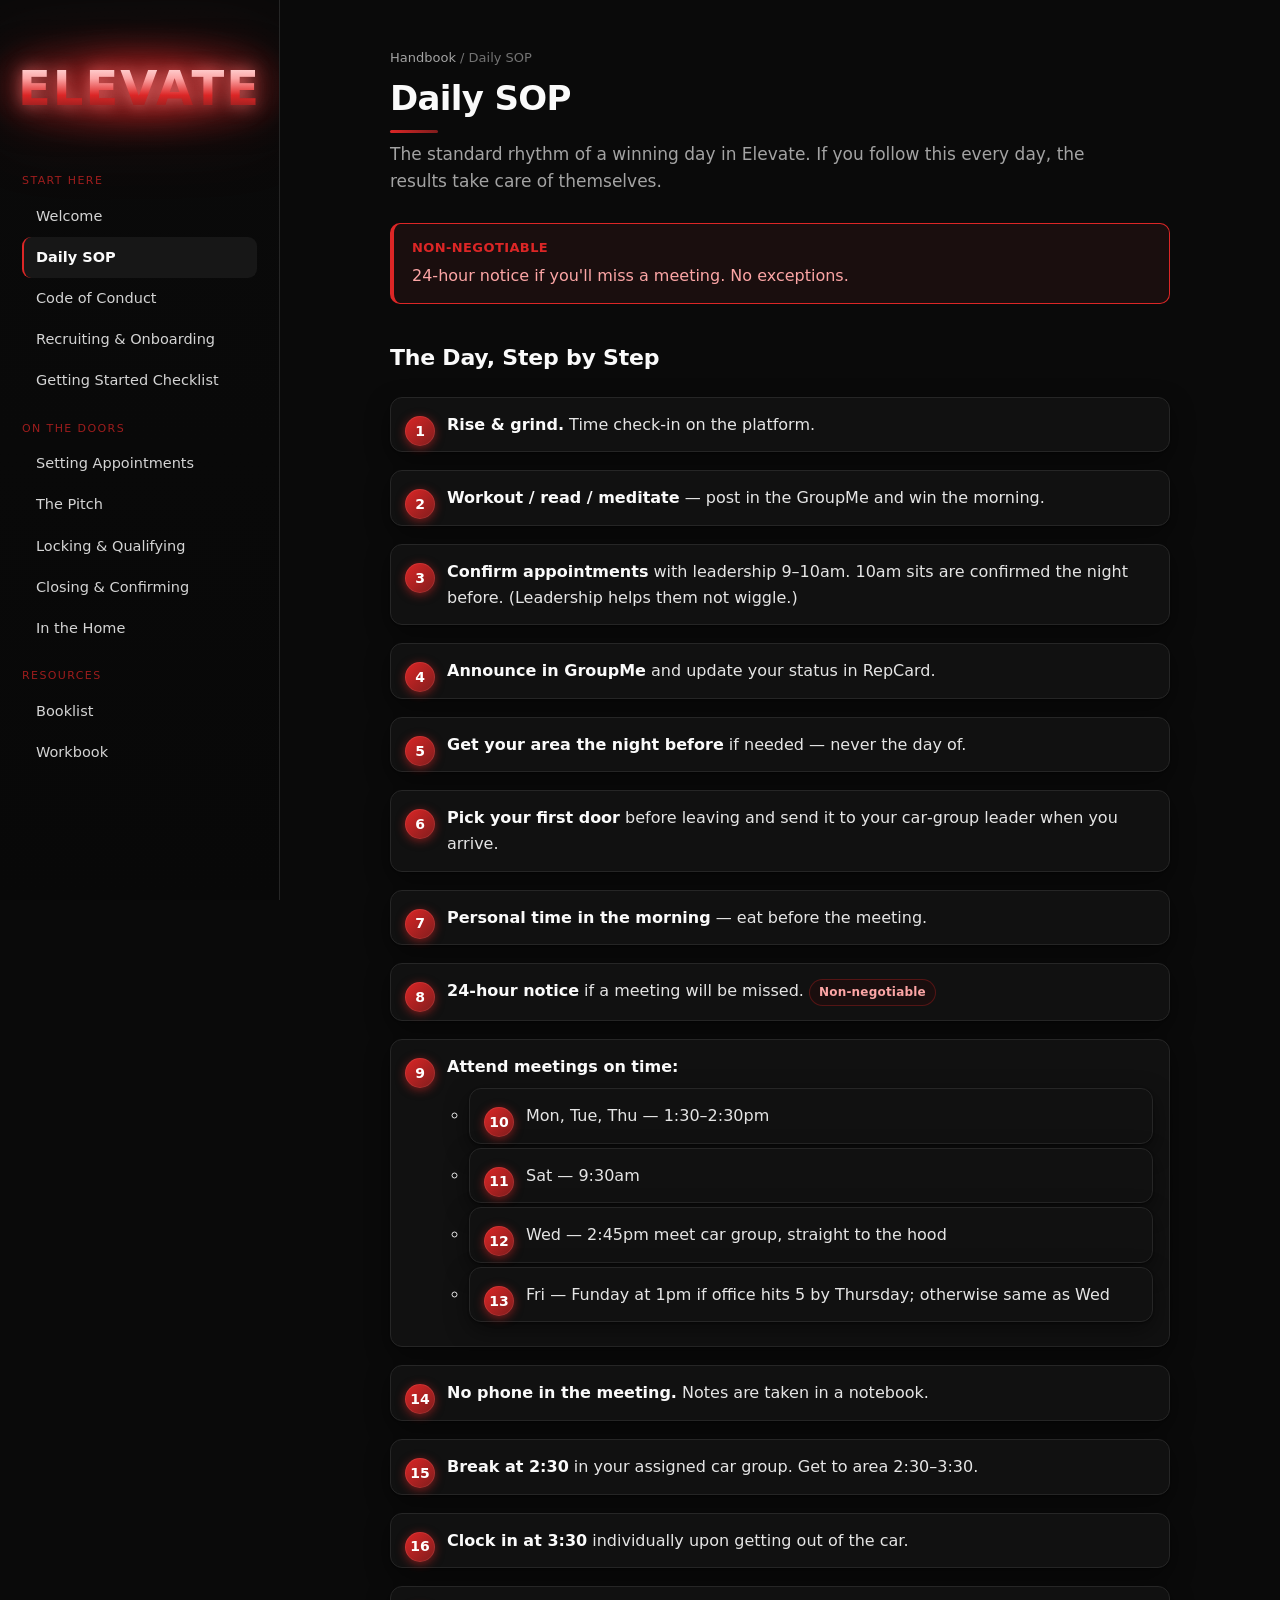
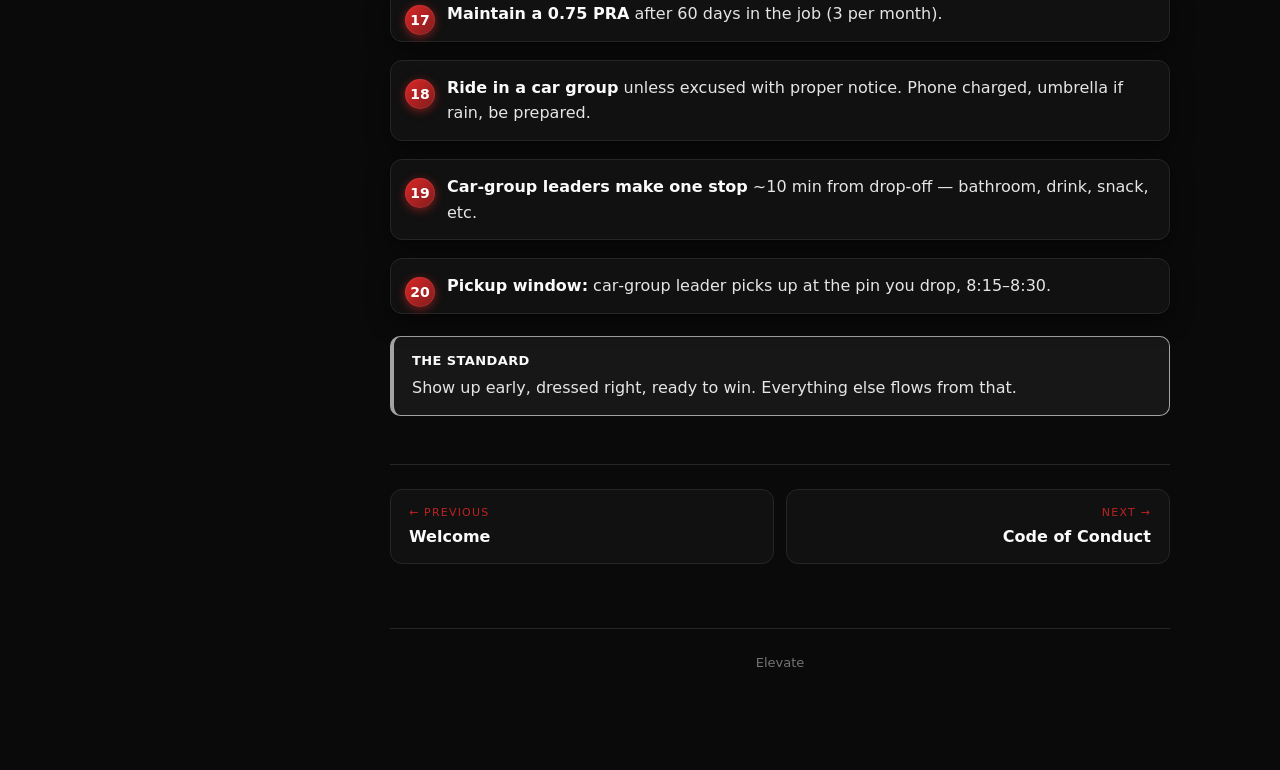
<file: daily-sop.html>
<!doctype html>
<html lang="en">
<head>
<meta charset="utf-8" />
<meta name="viewport" content="width=device-width,initial-scale=1" />
<title>Daily SOP — Elevate</title>
<style>
/* ===== Elevate Handbook · Onyx + Pulsing Red theme ===== */
*,*::before,*::after{box-sizing:border-box}
html,body{margin:0;padding:0}
:root{
  --bg:#0a0a0a;
  --surface:#111111;
  --surface-2:#161616;
  --sidebar:#0a0a0a;
  --sidebar-2:#080808;
  --ink:#f5f5f5;
  --ink-muted:#a3a3a3;
  --ink-dim:#737373;
  --line:#262626;
  --line-strong:#3f3f3f;
  /* All "gold" tokens have been remapped to the red palette so the rest
     of the stylesheet stays consistent without renaming every rule. */
  --gold:#dc2626;          /* primary red */
  --gold-light:#fca5a5;    /* soft red highlight */
  --gold-deep:#7f1d1d;     /* deep red */
  --red:#dc2626;
  --red-light:#fca5a5;
  --red-deep:#7f1d1d;
  --good:#22c55e;
  --shadow:0 1px 2px rgba(0,0,0,.4),0 8px 24px rgba(0,0,0,.45);
  --radius:14px;
  --maxw:780px;
}
html{scroll-behavior:smooth;background:var(--bg)}
body{
  font-family: ui-sans-serif,system-ui,-apple-system,Segoe UI,Roboto,Inter,Helvetica,Arial,sans-serif;
  color:var(--ink);
  background:var(--bg);
  line-height:1.6;
  -webkit-font-smoothing:antialiased;
}

/* ----- Layout ----- */
.app{display:grid;grid-template-columns:280px 1fr;min-height:100vh}
.sidebar{
  position:sticky;top:0;align-self:start;
  height:100vh;overflow-y:auto;
  background:linear-gradient(180deg,var(--sidebar) 0%,var(--sidebar-2) 100%);
  color:#e5e5e5;padding:28px 22px;
  border-right:1px solid var(--line);
}
.sidebar::-webkit-scrollbar{width:6px}
.sidebar::-webkit-scrollbar-thumb{background:#262626;border-radius:6px}

.brand{
  position:relative;
  display:flex;flex-direction:column;align-items:center;justify-content:center;
  gap:12px;margin:0 auto 30px;padding:36px 0 30px;
  text-decoration:none;color:#fff;text-align:center;
  isolation:isolate;
}
.brand::before{
  content:"";
  position:absolute;
  inset:-20% -20% -10% -20%;
  background:
    radial-gradient(ellipse 65% 55% at 50% 55%,
      rgba(248,113,113,.55) 0%,
      rgba(220,38,38,.40) 28%,
      rgba(127,29,29,.18) 55%,
      rgba(127,29,29,0) 78%);
  filter:blur(6px);
  z-index:-1;pointer-events:none;
  animation:halo 4s ease-in-out infinite;
}
.brand .mark{display:none}
.brand .name{
  font-size:48px;
  font-weight:900;
  letter-spacing:2px;
  line-height:1;
  text-transform:uppercase;
  background:linear-gradient(180deg,#ffe4e4 0%,#fca5a5 30%,#dc2626 65%,#7f1d1d 100%);
  -webkit-background-clip:text;background-clip:text;
  -webkit-text-fill-color:transparent;color:transparent;
  filter:
    drop-shadow(0 0 8px rgba(248,113,113,.75))
    drop-shadow(0 0 20px rgba(220,38,38,.55))
    drop-shadow(0 0 40px rgba(220,38,38,.35));
  animation:glow 4s ease-in-out infinite;
}
@keyframes glow{
  0%,100%{filter:
    drop-shadow(0 0 8px rgba(248,113,113,.75))
    drop-shadow(0 0 20px rgba(220,38,38,.55))
    drop-shadow(0 0 40px rgba(220,38,38,.35));}
  50%{filter:
    drop-shadow(0 0 14px rgba(252,165,165,1))
    drop-shadow(0 0 30px rgba(248,113,113,.8))
    drop-shadow(0 0 60px rgba(220,38,38,.6));}
}
@keyframes halo{
  0%,100%{opacity:.85;transform:scale(1)}
  50%{opacity:1;transform:scale(1.08)}
}
@media (prefers-reduced-motion:reduce){
  .brand .name,.brand::before{animation:none}
}

/* ===== Hero landing page (body.landing) ===== */
body.landing .app{display:block}
body.landing .sidebar{display:none}
body.landing .menu-btn{display:none}

body.landing{
  background:
    /* subtle grid */
    linear-gradient(rgba(82,82,91,.18) 1px, transparent 1px) 0 0/64px 64px,
    linear-gradient(90deg, rgba(82,82,91,.18) 1px, transparent 1px) 0 0/64px 64px,
    /* deep red vignette behind everything */
    radial-gradient(ellipse 80% 70% at 50% 30%, rgba(127,29,29,.55) 0%, rgba(80,10,10,.35) 30%, rgba(10,10,10,.95) 70%, #0a0a0a 100%),
    #0a0a0a;
}

.hero{
  min-height:100vh;
  display:flex;flex-direction:column;align-items:center;justify-content:center;
  text-align:center;padding:60px 24px;position:relative;
}
.hero::after{
  /* outer vignette so edges stay dark */
  content:"";position:absolute;inset:0;pointer-events:none;
  background:radial-gradient(ellipse 60% 50% at 50% 50%, transparent 40%, rgba(10,10,10,.85) 100%);
}
.hero-badge{
  display:inline-block;padding:8px 22px;
  border:1px solid #dc2626;
  color:#fca5a5;
  font-size:12px;letter-spacing:3px;font-weight:700;
  text-transform:uppercase;
  background:rgba(127,29,29,.15);
  border-radius:4px;
  margin-bottom:36px;
  text-shadow:0 0 8px rgba(220,38,38,.4);
}
.hero-name{
  font-size:clamp(72px, 12vw, 148px);
  font-weight:900;
  letter-spacing:4px;
  line-height:.95;
  text-transform:uppercase;
  margin:0;
  background:linear-gradient(180deg,#ffe4e4 0%,#fca5a5 30%,#dc2626 65%,#7f1d1d 100%);
  -webkit-background-clip:text;background-clip:text;
  -webkit-text-fill-color:transparent;color:transparent;
  filter:
    drop-shadow(0 0 14px rgba(252,165,165,.85))
    drop-shadow(0 0 30px rgba(220,38,38,.65))
    drop-shadow(0 0 70px rgba(220,38,38,.45));
  animation:heroGlow 4s ease-in-out infinite;
  position:relative;z-index:2;
}
@keyframes heroGlow{
  0%,100%{filter:
    drop-shadow(0 0 14px rgba(252,165,165,.85))
    drop-shadow(0 0 30px rgba(220,38,38,.65))
    drop-shadow(0 0 70px rgba(220,38,38,.45));}
  50%{filter:
    drop-shadow(0 0 20px rgba(255,200,200,1))
    drop-shadow(0 0 45px rgba(248,113,113,.85))
    drop-shadow(0 0 100px rgba(220,38,38,.7));}
}
.hero-sub{
  margin-top:24px;
  font-size:14px;letter-spacing:6px;font-weight:600;
  color:#e5e5e5;text-transform:uppercase;
  position:relative;z-index:2;
}
.hero-divider{
  width:60px;height:3px;background:linear-gradient(90deg,#7f1d1d,#dc2626,#7f1d1d);
  margin:28px auto;border-radius:2px;
  box-shadow:0 0 12px rgba(220,38,38,.6);
  position:relative;z-index:2;
}
.hero-tagline{
  max-width:520px;margin:0 auto 44px;
  color:#d4d4d4;font-size:16px;line-height:1.6;
  position:relative;z-index:2;
}
.hero-cta{
  display:inline-block;color:#fca5a5;text-decoration:none;
  font-size:13px;letter-spacing:5px;text-transform:uppercase;font-weight:700;
  padding:12px 0;border-bottom:1px solid rgba(220,38,38,.5);
  position:relative;z-index:2;
  transition:color .15s,border-color .15s;
}
.hero-cta:hover{color:#fff;border-bottom-color:#dc2626;}
.hero-cta::after{content:" ↓";display:inline-block;margin-left:6px;animation:bounce 2s infinite}
@keyframes bounce{
  0%,100%{transform:translateY(0)}
  50%{transform:translateY(4px)}
}

/* Sections grid below the hero on the landing */
.landing-sections{
  max-width:1100px;margin:0 auto;padding:80px 24px 80px;
  position:relative;z-index:1;
}
.landing-sections h2{
  text-align:center;margin:0 0 8px;font-size:13px;
  letter-spacing:5px;text-transform:uppercase;color:#fca5a5;font-weight:700;
}
.landing-sections h2::after{content:none}
.landing-sections .lede{
  text-align:center;margin:0 auto 40px;color:#a3a3a3;
}

.nav-group{margin:18px 0 6px;font-size:11px;letter-spacing:1.4px;text-transform:uppercase;color:var(--gold);opacity:.7}
.nav a{
  display:block;padding:9px 12px;border-radius:9px;color:#d4d4d4;
  text-decoration:none;font-size:14.5px;
  border-left:2px solid transparent;
  transition:background .15s ease,color .15s ease,border-color .15s ease;
}
.nav a:hover{background:#161616;color:#fafafa}
.nav a.active{background:#171717;color:#fafafa;font-weight:600;border-left-color:var(--gold)}

.content{padding:48px 56px 96px;max-width:calc(var(--maxw) + 112px);margin:0 auto;width:100%;background:var(--bg)}
.crumbs{font-size:13px;color:var(--ink-dim);margin-bottom:10px}
.crumbs a{color:var(--ink-muted);text-decoration:none}
.crumbs a:hover{color:var(--gold)}

h1{font-size:34px;line-height:1.15;margin:0 0 8px;letter-spacing:-.02em;color:#fafafa}
h1::after{
  content:"";display:block;width:48px;height:3px;margin-top:12px;border-radius:2px;
  background:linear-gradient(90deg,var(--gold),var(--gold-deep));
}
h2{font-size:22px;margin:36px 0 10px;letter-spacing:-.01em;color:#fafafa}
h3{font-size:17px;margin:22px 0 6px;color:#fafafa}
.lede{font-size:17px;color:var(--ink-muted);margin:0 0 28px;max-width:65ch}

p{margin:10px 0}
ul,ol{padding-left:22px;margin:10px 0}
li{margin:4px 0;color:#e5e5e5}

a{color:var(--gold);text-decoration-color:rgba(220,38,38,.4)}
a:hover{color:var(--gold-light)}

strong{color:#fafafa}
em{color:#e5e5e5}

/* ----- Cards & callouts ----- */
.card{
  background:var(--surface);
  border:1px solid var(--line);
  border-radius:var(--radius);
  padding:22px 24px;box-shadow:var(--shadow);margin:16px 0;
}
.card h3:first-child{margin-top:0}

.callout{
  border:1px solid var(--gold);
  border-left-width:4px;
  background:#1a0e0e;
  color:var(--gold-light);
  padding:14px 18px;border-radius:10px;margin:18px 0;
}
.callout.warn{
  border-color:#ef4444;
  border-left-width:4px;
  background:#220e0e;
  color:#fecaca;
  box-shadow:0 0 24px rgba(239,68,68,.18);
}
.callout.tip{
  border-color:#a3a3a3;
  background:#171717;
  color:#e5e5e5;
}
.callout strong{
  display:block;font-size:13px;letter-spacing:.4px;text-transform:uppercase;
  margin-bottom:4px;color:var(--gold);
}
.callout.warn strong{color:var(--red-light)}
.callout.tip strong{color:#fafafa}

.kbd{
  display:inline-block;padding:2px 7px;border:1px solid var(--line-strong);
  border-bottom-width:2px;border-radius:6px;background:#1a1a1a;color:var(--gold-light);
  font-size:12px;font-family:ui-monospace,SFMono-Regular,Menlo,monospace;
}

.steps{counter-reset:step;list-style:none;padding:0;margin:18px 0;display:grid;gap:10px}
.steps li{
  position:relative;padding:14px 16px 14px 56px;background:var(--surface);
  border:1px solid var(--line);border-radius:12px;box-shadow:var(--shadow);color:#e5e5e5;
}
.steps li::before{
  counter-increment:step;content:counter(step);
  position:absolute;left:14px;top:18px;
  width:30px;height:30px;border-radius:50%;
  background:linear-gradient(135deg,var(--red) 0%,var(--red-deep) 100%);
  color:#fff;
  display:grid;place-items:center;font-weight:800;font-size:14px;
  box-shadow:0 2px 10px rgba(220,38,38,.55), 0 0 0 1px rgba(248,113,113,.2) inset;
}
.steps li ul,.steps li ol{margin-top:8px}

.tag{
  display:inline-block;padding:3px 9px;border-radius:999px;font-size:12px;
  background:#1a0e0e;color:var(--gold);font-weight:600;letter-spacing:.2px;
  border:1px solid rgba(220,38,38,.35);
}
.tag.amber{background:#1a0e0e;color:var(--red-light);border-color:rgba(220,38,38,.3)}
.tag.green{background:#0e1a10;color:#86efac;border-color:rgba(34,197,94,.3)}

.grid-2{display:grid;grid-template-columns:1fr 1fr;gap:14px;margin:18px 0}
@media (max-width:720px){.grid-2{grid-template-columns:1fr}}

.next-prev{
  display:flex;justify-content:space-between;gap:12px;
  margin-top:48px;padding-top:24px;border-top:1px solid var(--line);
}
.next-prev a{
  flex:1;padding:14px 18px;border:1px solid var(--line);border-radius:12px;
  background:var(--surface);text-decoration:none;color:var(--ink);
  display:flex;flex-direction:column;
  transition:border-color .15s ease,background .15s ease;
}
.next-prev a:hover{border-color:var(--gold);background:#171717}
.next-prev .label{font-size:11px;letter-spacing:1.2px;text-transform:uppercase;color:var(--gold);opacity:.85}
.next-prev .title{font-weight:600;margin-top:2px;color:#fafafa}
.next-prev .right{text-align:right}

.toc{display:grid;grid-template-columns:repeat(auto-fill,minmax(220px,1fr));gap:14px;margin:24px 0}
.toc a{
  padding:18px;border:1px solid var(--line);border-radius:12px;background:var(--surface);
  text-decoration:none;color:var(--ink);box-shadow:var(--shadow);
  transition:all .15s;position:relative;overflow:hidden;
}
.toc a::before{
  content:"";position:absolute;left:0;top:0;bottom:0;width:3px;
  background:linear-gradient(180deg,var(--gold),var(--gold-deep));
  opacity:0;transition:opacity .15s;
}
.toc a:hover{border-color:var(--gold);transform:translateY(-1px);background:#171717}
.toc a:hover::before{opacity:1}
.toc .num{font-size:11px;letter-spacing:1.4px;color:var(--gold);font-weight:700;text-transform:uppercase}
.toc .ttl{font-weight:700;margin-top:4px;color:#fafafa}
.toc .desc{font-size:13.5px;color:var(--ink-muted);margin-top:4px}

footer{margin-top:64px;color:var(--ink-dim);font-size:13px;text-align:center;
  padding-top:24px;border-top:1px solid var(--line)}

/* ----- Workbook editable lines (override for dark mode) ----- */
.work-card{background:var(--surface);border:1px solid var(--line);border-radius:14px;
  padding:22px 24px;box-shadow:var(--shadow);margin:16px 0}
.work-card h3{margin-top:0;color:#fafafa}
.work-card .lines{display:grid;gap:10px;margin-top:12px}
.work-card .line{
  border-bottom:1px solid var(--line-strong);min-height:30px;outline:none;
  color:#fafafa;padding:4px 2px;
}
.work-card .line[contenteditable]:focus{border-bottom-color:var(--gold)}
.work-card .line[contenteditable]:empty::before{content:attr(data-placeholder);color:#525252}
.actions{display:flex;gap:10px;margin:8px 0 18px}
.actions button{
  background:linear-gradient(135deg,var(--red) 0%,var(--red-deep) 100%);
  color:#fff;border:0;border-radius:9px;padding:9px 16px;
  font-weight:700;cursor:pointer;font-size:14px;letter-spacing:.5px;
  box-shadow:0 4px 14px rgba(220,38,38,.5), 0 0 0 1px rgba(248,113,113,.25) inset;
}
.actions button.ghost{background:var(--surface);color:#fafafa;border:1px solid var(--line-strong);box-shadow:none}
.actions button:hover{filter:brightness(1.08)}

/* ----- Mobile ----- */
.menu-btn{display:none;position:fixed;top:14px;left:14px;z-index:30;
  background:#0a0a0a;color:var(--gold);border:1px solid var(--gold);border-radius:10px;
  width:40px;height:40px;font-size:20px;cursor:pointer;box-shadow:var(--shadow);
}
@media (max-width:900px){
  .app{grid-template-columns:1fr}
  .sidebar{
    position:fixed;top:0;left:0;height:100vh;width:280px;z-index:20;
    transform:translateX(-100%);transition:transform .2s ease;
  }
  .sidebar.open{transform:translateX(0)}
  .menu-btn{display:block}
  .content{padding:64px 22px 64px}
}

::selection{background:var(--red);color:#fff}

</style>
</head>
<body>
<button class="menu-btn" aria-label="Open menu" onclick="document.querySelector('.sidebar').classList.toggle('open')">☰</button>
<div class="app">
  <aside class="sidebar">
    <a class="brand" href="index.html"><span class="mark">E</span><span class="name">Elevate</span></a>
    <div class="nav">
      <div class="nav-group">Start Here</div>
      <a href="index.html">Welcome</a>
      <a href="daily-sop.html" class="active">Daily SOP</a>
      <a href="code-of-conduct.html">Code of Conduct</a>
      <a href="recruiting.html">Recruiting & Onboarding</a>
      <a href="getting-started.html">Getting Started Checklist</a>
      <div class="nav-group">On the Doors</div>
      <a href="setting-appointments.html">Setting Appointments</a>
      <a href="pitch.html">The Pitch</a>
      <a href="qualifying.html">Locking & Qualifying</a>
      <a href="closing.html">Closing & Confirming</a>
      <a href="in-the-home.html">In the Home</a>
      <div class="nav-group">Resources</div>
      <a href="booklist.html">Booklist</a>
      <a href="workbook.html">Workbook</a>
    </div>
  </aside>

  <main class="content">
    <div class="crumbs"><a href="index.html">Handbook</a> / Daily SOP</div>
    <h1>Daily SOP</h1>
    <p class="lede">The standard rhythm of a winning day in Elevate. If you follow this every day, the results take care of themselves.</p>

    <div class="callout"><strong>Non‑negotiable</strong>24‑hour notice if you'll miss a meeting. No exceptions.</div>

    <h2>The Day, Step by Step</h2>
    <ol class="steps">
      <li><strong>Rise & grind.</strong> Time check‑in on the platform.</li>
      <li><strong>Workout / read / meditate</strong> — post in the GroupMe and win the morning.</li>
      <li><strong>Confirm appointments</strong> with leadership 9–10am. 10am sits are confirmed the night before. (Leadership helps them not wiggle.)</li>
      <li><strong>Announce in GroupMe</strong> and update your status in RepCard.</li>
      <li><strong>Get your area the night before</strong> if needed — never the day of.</li>
      <li><strong>Pick your first door</strong> before leaving and send it to your car‑group leader when you arrive.</li>
      <li><strong>Personal time in the morning</strong> — eat before the meeting.</li>
      <li><strong>24‑hour notice</strong> if a meeting will be missed. <span class="tag amber">Non‑negotiable</span></li>
      <li><strong>Attend meetings on time:</strong>
        <ul>
          <li>Mon, Tue, Thu — 1:30–2:30pm</li>
          <li>Sat — 9:30am</li>
          <li>Wed — 2:45pm meet car group, straight to the hood</li>
          <li>Fri — Funday at 1pm if office hits 5 by Thursday; otherwise same as Wed</li>
        </ul>
      </li>
      <li><strong>No phone in the meeting.</strong> Notes are taken in a notebook.</li>
      <li><strong>Break at 2:30</strong> in your assigned car group. Get to area 2:30–3:30.</li>
      <li><strong>Clock in at 3:30</strong> individually upon getting out of the car.</li>
      <li><strong>Maintain a 0.75 PRA</strong> after 60 days in the job (3 per month).</li>
      <li><strong>Ride in a car group</strong> unless excused with proper notice. Phone charged, umbrella if rain, be prepared.</li>
      <li><strong>Car‑group leaders make one stop</strong> ~10 min from drop‑off — bathroom, drink, snack, etc.</li>
      <li><strong>Pickup window:</strong> car‑group leader picks up at the pin you drop, 8:15–8:30.</li>
    </ol>

    <div class="callout tip"><strong>The standard</strong>Show up early, dressed right, ready to win. Everything else flows from that.</div>

    <div class="next-prev">
      <a href="index.html"><span class="label">← Previous</span><span class="title">Welcome</span></a>
      <a href="code-of-conduct.html" class="right"><span class="label">Next →</span><span class="title">Code of Conduct</span></a>
    </div>
    <footer>Elevate</footer>
  </main>
</div>
</body>
</html>
</file>
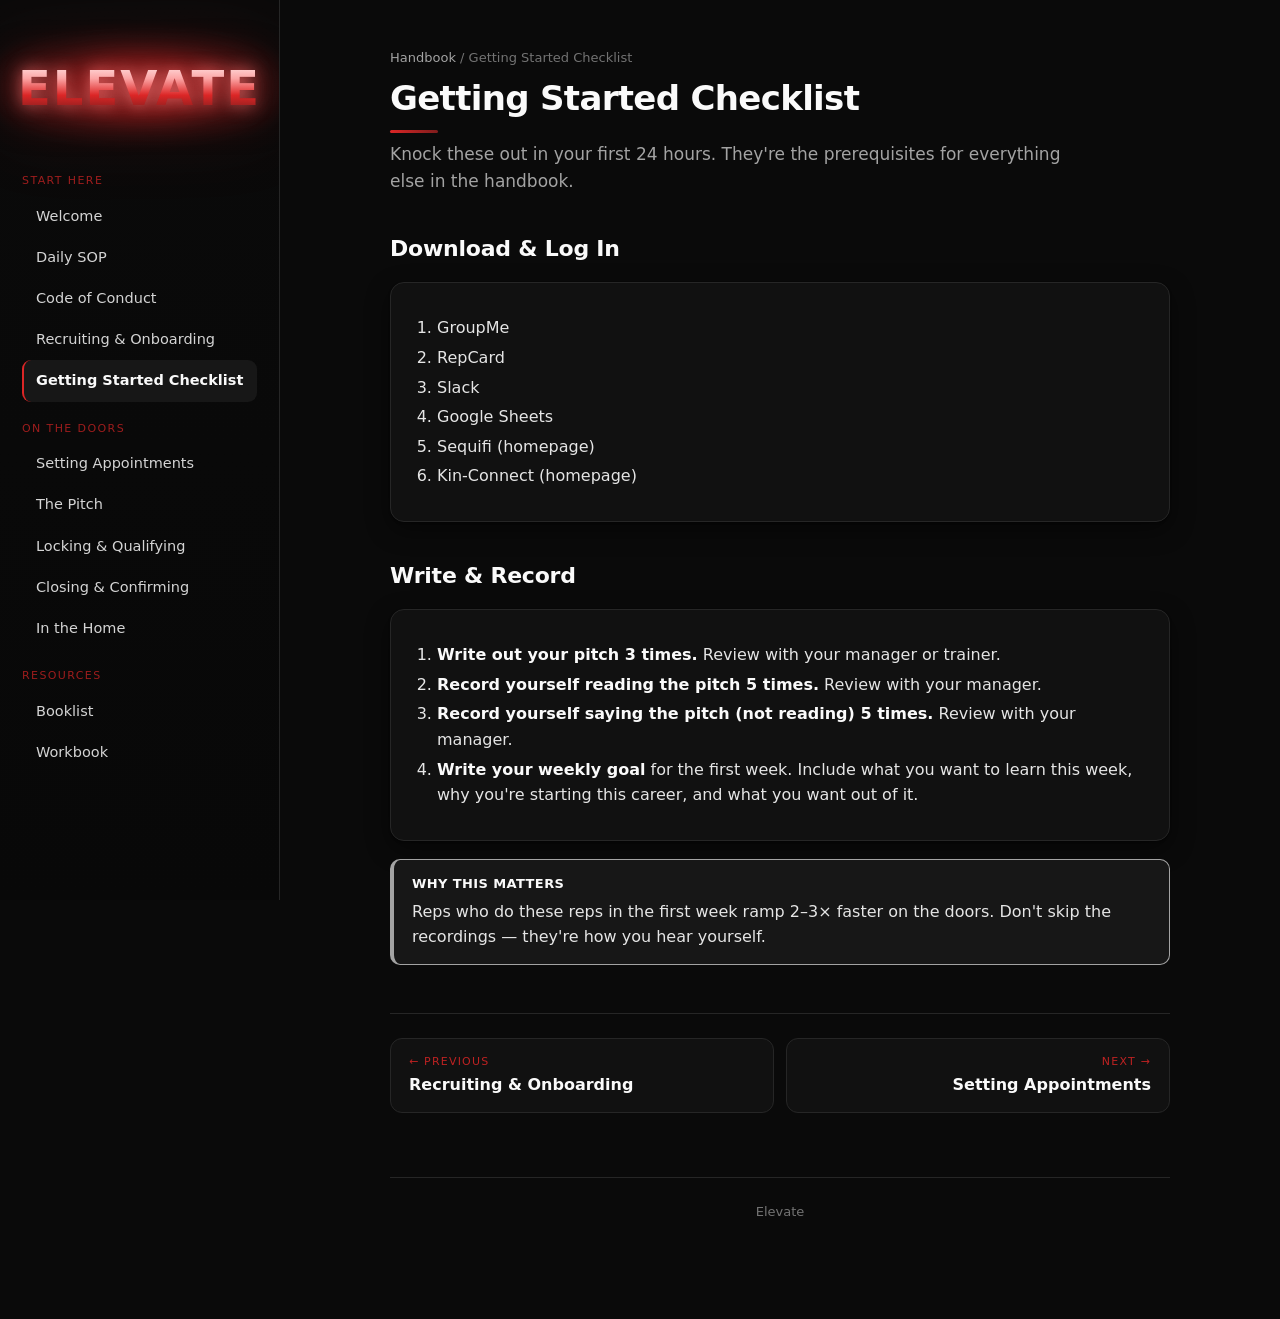
<file: getting-started.html>
<!doctype html>
<html lang="en">
<head>
<meta charset="utf-8" />
<meta name="viewport" content="width=device-width,initial-scale=1" />
<title>Getting Started Checklist — Elevate</title>
<style>
/* ===== Elevate Handbook · Onyx + Pulsing Red theme ===== */
*,*::before,*::after{box-sizing:border-box}
html,body{margin:0;padding:0}
:root{
  --bg:#0a0a0a;
  --surface:#111111;
  --surface-2:#161616;
  --sidebar:#0a0a0a;
  --sidebar-2:#080808;
  --ink:#f5f5f5;
  --ink-muted:#a3a3a3;
  --ink-dim:#737373;
  --line:#262626;
  --line-strong:#3f3f3f;
  /* All "gold" tokens have been remapped to the red palette so the rest
     of the stylesheet stays consistent without renaming every rule. */
  --gold:#dc2626;          /* primary red */
  --gold-light:#fca5a5;    /* soft red highlight */
  --gold-deep:#7f1d1d;     /* deep red */
  --red:#dc2626;
  --red-light:#fca5a5;
  --red-deep:#7f1d1d;
  --good:#22c55e;
  --shadow:0 1px 2px rgba(0,0,0,.4),0 8px 24px rgba(0,0,0,.45);
  --radius:14px;
  --maxw:780px;
}
html{scroll-behavior:smooth;background:var(--bg)}
body{
  font-family: ui-sans-serif,system-ui,-apple-system,Segoe UI,Roboto,Inter,Helvetica,Arial,sans-serif;
  color:var(--ink);
  background:var(--bg);
  line-height:1.6;
  -webkit-font-smoothing:antialiased;
}

/* ----- Layout ----- */
.app{display:grid;grid-template-columns:280px 1fr;min-height:100vh}
.sidebar{
  position:sticky;top:0;align-self:start;
  height:100vh;overflow-y:auto;
  background:linear-gradient(180deg,var(--sidebar) 0%,var(--sidebar-2) 100%);
  color:#e5e5e5;padding:28px 22px;
  border-right:1px solid var(--line);
}
.sidebar::-webkit-scrollbar{width:6px}
.sidebar::-webkit-scrollbar-thumb{background:#262626;border-radius:6px}

.brand{
  position:relative;
  display:flex;flex-direction:column;align-items:center;justify-content:center;
  gap:12px;margin:0 auto 30px;padding:36px 0 30px;
  text-decoration:none;color:#fff;text-align:center;
  isolation:isolate;
}
.brand::before{
  content:"";
  position:absolute;
  inset:-20% -20% -10% -20%;
  background:
    radial-gradient(ellipse 65% 55% at 50% 55%,
      rgba(248,113,113,.55) 0%,
      rgba(220,38,38,.40) 28%,
      rgba(127,29,29,.18) 55%,
      rgba(127,29,29,0) 78%);
  filter:blur(6px);
  z-index:-1;pointer-events:none;
  animation:halo 4s ease-in-out infinite;
}
.brand .mark{display:none}
.brand .name{
  font-size:48px;
  font-weight:900;
  letter-spacing:2px;
  line-height:1;
  text-transform:uppercase;
  background:linear-gradient(180deg,#ffe4e4 0%,#fca5a5 30%,#dc2626 65%,#7f1d1d 100%);
  -webkit-background-clip:text;background-clip:text;
  -webkit-text-fill-color:transparent;color:transparent;
  filter:
    drop-shadow(0 0 8px rgba(248,113,113,.75))
    drop-shadow(0 0 20px rgba(220,38,38,.55))
    drop-shadow(0 0 40px rgba(220,38,38,.35));
  animation:glow 4s ease-in-out infinite;
}
@keyframes glow{
  0%,100%{filter:
    drop-shadow(0 0 8px rgba(248,113,113,.75))
    drop-shadow(0 0 20px rgba(220,38,38,.55))
    drop-shadow(0 0 40px rgba(220,38,38,.35));}
  50%{filter:
    drop-shadow(0 0 14px rgba(252,165,165,1))
    drop-shadow(0 0 30px rgba(248,113,113,.8))
    drop-shadow(0 0 60px rgba(220,38,38,.6));}
}
@keyframes halo{
  0%,100%{opacity:.85;transform:scale(1)}
  50%{opacity:1;transform:scale(1.08)}
}
@media (prefers-reduced-motion:reduce){
  .brand .name,.brand::before{animation:none}
}

/* ===== Hero landing page (body.landing) ===== */
body.landing .app{display:block}
body.landing .sidebar{display:none}
body.landing .menu-btn{display:none}

body.landing{
  background:
    /* subtle grid */
    linear-gradient(rgba(82,82,91,.18) 1px, transparent 1px) 0 0/64px 64px,
    linear-gradient(90deg, rgba(82,82,91,.18) 1px, transparent 1px) 0 0/64px 64px,
    /* deep red vignette behind everything */
    radial-gradient(ellipse 80% 70% at 50% 30%, rgba(127,29,29,.55) 0%, rgba(80,10,10,.35) 30%, rgba(10,10,10,.95) 70%, #0a0a0a 100%),
    #0a0a0a;
}

.hero{
  min-height:100vh;
  display:flex;flex-direction:column;align-items:center;justify-content:center;
  text-align:center;padding:60px 24px;position:relative;
}
.hero::after{
  /* outer vignette so edges stay dark */
  content:"";position:absolute;inset:0;pointer-events:none;
  background:radial-gradient(ellipse 60% 50% at 50% 50%, transparent 40%, rgba(10,10,10,.85) 100%);
}
.hero-badge{
  display:inline-block;padding:8px 22px;
  border:1px solid #dc2626;
  color:#fca5a5;
  font-size:12px;letter-spacing:3px;font-weight:700;
  text-transform:uppercase;
  background:rgba(127,29,29,.15);
  border-radius:4px;
  margin-bottom:36px;
  text-shadow:0 0 8px rgba(220,38,38,.4);
}
.hero-name{
  font-size:clamp(72px, 12vw, 148px);
  font-weight:900;
  letter-spacing:4px;
  line-height:.95;
  text-transform:uppercase;
  margin:0;
  background:linear-gradient(180deg,#ffe4e4 0%,#fca5a5 30%,#dc2626 65%,#7f1d1d 100%);
  -webkit-background-clip:text;background-clip:text;
  -webkit-text-fill-color:transparent;color:transparent;
  filter:
    drop-shadow(0 0 14px rgba(252,165,165,.85))
    drop-shadow(0 0 30px rgba(220,38,38,.65))
    drop-shadow(0 0 70px rgba(220,38,38,.45));
  animation:heroGlow 4s ease-in-out infinite;
  position:relative;z-index:2;
}
@keyframes heroGlow{
  0%,100%{filter:
    drop-shadow(0 0 14px rgba(252,165,165,.85))
    drop-shadow(0 0 30px rgba(220,38,38,.65))
    drop-shadow(0 0 70px rgba(220,38,38,.45));}
  50%{filter:
    drop-shadow(0 0 20px rgba(255,200,200,1))
    drop-shadow(0 0 45px rgba(248,113,113,.85))
    drop-shadow(0 0 100px rgba(220,38,38,.7));}
}
.hero-sub{
  margin-top:24px;
  font-size:14px;letter-spacing:6px;font-weight:600;
  color:#e5e5e5;text-transform:uppercase;
  position:relative;z-index:2;
}
.hero-divider{
  width:60px;height:3px;background:linear-gradient(90deg,#7f1d1d,#dc2626,#7f1d1d);
  margin:28px auto;border-radius:2px;
  box-shadow:0 0 12px rgba(220,38,38,.6);
  position:relative;z-index:2;
}
.hero-tagline{
  max-width:520px;margin:0 auto 44px;
  color:#d4d4d4;font-size:16px;line-height:1.6;
  position:relative;z-index:2;
}
.hero-cta{
  display:inline-block;color:#fca5a5;text-decoration:none;
  font-size:13px;letter-spacing:5px;text-transform:uppercase;font-weight:700;
  padding:12px 0;border-bottom:1px solid rgba(220,38,38,.5);
  position:relative;z-index:2;
  transition:color .15s,border-color .15s;
}
.hero-cta:hover{color:#fff;border-bottom-color:#dc2626;}
.hero-cta::after{content:" ↓";display:inline-block;margin-left:6px;animation:bounce 2s infinite}
@keyframes bounce{
  0%,100%{transform:translateY(0)}
  50%{transform:translateY(4px)}
}

/* Sections grid below the hero on the landing */
.landing-sections{
  max-width:1100px;margin:0 auto;padding:80px 24px 80px;
  position:relative;z-index:1;
}
.landing-sections h2{
  text-align:center;margin:0 0 8px;font-size:13px;
  letter-spacing:5px;text-transform:uppercase;color:#fca5a5;font-weight:700;
}
.landing-sections h2::after{content:none}
.landing-sections .lede{
  text-align:center;margin:0 auto 40px;color:#a3a3a3;
}

.nav-group{margin:18px 0 6px;font-size:11px;letter-spacing:1.4px;text-transform:uppercase;color:var(--gold);opacity:.7}
.nav a{
  display:block;padding:9px 12px;border-radius:9px;color:#d4d4d4;
  text-decoration:none;font-size:14.5px;
  border-left:2px solid transparent;
  transition:background .15s ease,color .15s ease,border-color .15s ease;
}
.nav a:hover{background:#161616;color:#fafafa}
.nav a.active{background:#171717;color:#fafafa;font-weight:600;border-left-color:var(--gold)}

.content{padding:48px 56px 96px;max-width:calc(var(--maxw) + 112px);margin:0 auto;width:100%;background:var(--bg)}
.crumbs{font-size:13px;color:var(--ink-dim);margin-bottom:10px}
.crumbs a{color:var(--ink-muted);text-decoration:none}
.crumbs a:hover{color:var(--gold)}

h1{font-size:34px;line-height:1.15;margin:0 0 8px;letter-spacing:-.02em;color:#fafafa}
h1::after{
  content:"";display:block;width:48px;height:3px;margin-top:12px;border-radius:2px;
  background:linear-gradient(90deg,var(--gold),var(--gold-deep));
}
h2{font-size:22px;margin:36px 0 10px;letter-spacing:-.01em;color:#fafafa}
h3{font-size:17px;margin:22px 0 6px;color:#fafafa}
.lede{font-size:17px;color:var(--ink-muted);margin:0 0 28px;max-width:65ch}

p{margin:10px 0}
ul,ol{padding-left:22px;margin:10px 0}
li{margin:4px 0;color:#e5e5e5}

a{color:var(--gold);text-decoration-color:rgba(220,38,38,.4)}
a:hover{color:var(--gold-light)}

strong{color:#fafafa}
em{color:#e5e5e5}

/* ----- Cards & callouts ----- */
.card{
  background:var(--surface);
  border:1px solid var(--line);
  border-radius:var(--radius);
  padding:22px 24px;box-shadow:var(--shadow);margin:16px 0;
}
.card h3:first-child{margin-top:0}

.callout{
  border:1px solid var(--gold);
  border-left-width:4px;
  background:#1a0e0e;
  color:var(--gold-light);
  padding:14px 18px;border-radius:10px;margin:18px 0;
}
.callout.warn{
  border-color:#ef4444;
  border-left-width:4px;
  background:#220e0e;
  color:#fecaca;
  box-shadow:0 0 24px rgba(239,68,68,.18);
}
.callout.tip{
  border-color:#a3a3a3;
  background:#171717;
  color:#e5e5e5;
}
.callout strong{
  display:block;font-size:13px;letter-spacing:.4px;text-transform:uppercase;
  margin-bottom:4px;color:var(--gold);
}
.callout.warn strong{color:var(--red-light)}
.callout.tip strong{color:#fafafa}

.kbd{
  display:inline-block;padding:2px 7px;border:1px solid var(--line-strong);
  border-bottom-width:2px;border-radius:6px;background:#1a1a1a;color:var(--gold-light);
  font-size:12px;font-family:ui-monospace,SFMono-Regular,Menlo,monospace;
}

.steps{counter-reset:step;list-style:none;padding:0;margin:18px 0;display:grid;gap:10px}
.steps li{
  position:relative;padding:14px 16px 14px 56px;background:var(--surface);
  border:1px solid var(--line);border-radius:12px;box-shadow:var(--shadow);color:#e5e5e5;
}
.steps li::before{
  counter-increment:step;content:counter(step);
  position:absolute;left:14px;top:18px;
  width:30px;height:30px;border-radius:50%;
  background:linear-gradient(135deg,var(--red) 0%,var(--red-deep) 100%);
  color:#fff;
  display:grid;place-items:center;font-weight:800;font-size:14px;
  box-shadow:0 2px 10px rgba(220,38,38,.55), 0 0 0 1px rgba(248,113,113,.2) inset;
}
.steps li ul,.steps li ol{margin-top:8px}

.tag{
  display:inline-block;padding:3px 9px;border-radius:999px;font-size:12px;
  background:#1a0e0e;color:var(--gold);font-weight:600;letter-spacing:.2px;
  border:1px solid rgba(220,38,38,.35);
}
.tag.amber{background:#1a0e0e;color:var(--red-light);border-color:rgba(220,38,38,.3)}
.tag.green{background:#0e1a10;color:#86efac;border-color:rgba(34,197,94,.3)}

.grid-2{display:grid;grid-template-columns:1fr 1fr;gap:14px;margin:18px 0}
@media (max-width:720px){.grid-2{grid-template-columns:1fr}}

.next-prev{
  display:flex;justify-content:space-between;gap:12px;
  margin-top:48px;padding-top:24px;border-top:1px solid var(--line);
}
.next-prev a{
  flex:1;padding:14px 18px;border:1px solid var(--line);border-radius:12px;
  background:var(--surface);text-decoration:none;color:var(--ink);
  display:flex;flex-direction:column;
  transition:border-color .15s ease,background .15s ease;
}
.next-prev a:hover{border-color:var(--gold);background:#171717}
.next-prev .label{font-size:11px;letter-spacing:1.2px;text-transform:uppercase;color:var(--gold);opacity:.85}
.next-prev .title{font-weight:600;margin-top:2px;color:#fafafa}
.next-prev .right{text-align:right}

.toc{display:grid;grid-template-columns:repeat(auto-fill,minmax(220px,1fr));gap:14px;margin:24px 0}
.toc a{
  padding:18px;border:1px solid var(--line);border-radius:12px;background:var(--surface);
  text-decoration:none;color:var(--ink);box-shadow:var(--shadow);
  transition:all .15s;position:relative;overflow:hidden;
}
.toc a::before{
  content:"";position:absolute;left:0;top:0;bottom:0;width:3px;
  background:linear-gradient(180deg,var(--gold),var(--gold-deep));
  opacity:0;transition:opacity .15s;
}
.toc a:hover{border-color:var(--gold);transform:translateY(-1px);background:#171717}
.toc a:hover::before{opacity:1}
.toc .num{font-size:11px;letter-spacing:1.4px;color:var(--gold);font-weight:700;text-transform:uppercase}
.toc .ttl{font-weight:700;margin-top:4px;color:#fafafa}
.toc .desc{font-size:13.5px;color:var(--ink-muted);margin-top:4px}

footer{margin-top:64px;color:var(--ink-dim);font-size:13px;text-align:center;
  padding-top:24px;border-top:1px solid var(--line)}

/* ----- Workbook editable lines (override for dark mode) ----- */
.work-card{background:var(--surface);border:1px solid var(--line);border-radius:14px;
  padding:22px 24px;box-shadow:var(--shadow);margin:16px 0}
.work-card h3{margin-top:0;color:#fafafa}
.work-card .lines{display:grid;gap:10px;margin-top:12px}
.work-card .line{
  border-bottom:1px solid var(--line-strong);min-height:30px;outline:none;
  color:#fafafa;padding:4px 2px;
}
.work-card .line[contenteditable]:focus{border-bottom-color:var(--gold)}
.work-card .line[contenteditable]:empty::before{content:attr(data-placeholder);color:#525252}
.actions{display:flex;gap:10px;margin:8px 0 18px}
.actions button{
  background:linear-gradient(135deg,var(--red) 0%,var(--red-deep) 100%);
  color:#fff;border:0;border-radius:9px;padding:9px 16px;
  font-weight:700;cursor:pointer;font-size:14px;letter-spacing:.5px;
  box-shadow:0 4px 14px rgba(220,38,38,.5), 0 0 0 1px rgba(248,113,113,.25) inset;
}
.actions button.ghost{background:var(--surface);color:#fafafa;border:1px solid var(--line-strong);box-shadow:none}
.actions button:hover{filter:brightness(1.08)}

/* ----- Mobile ----- */
.menu-btn{display:none;position:fixed;top:14px;left:14px;z-index:30;
  background:#0a0a0a;color:var(--gold);border:1px solid var(--gold);border-radius:10px;
  width:40px;height:40px;font-size:20px;cursor:pointer;box-shadow:var(--shadow);
}
@media (max-width:900px){
  .app{grid-template-columns:1fr}
  .sidebar{
    position:fixed;top:0;left:0;height:100vh;width:280px;z-index:20;
    transform:translateX(-100%);transition:transform .2s ease;
  }
  .sidebar.open{transform:translateX(0)}
  .menu-btn{display:block}
  .content{padding:64px 22px 64px}
}

::selection{background:var(--red);color:#fff}

</style>
</head>
<body>
<button class="menu-btn" aria-label="Open menu" onclick="document.querySelector('.sidebar').classList.toggle('open')">☰</button>
<div class="app">
  <aside class="sidebar">
    <a class="brand" href="index.html"><span class="mark">E</span><span class="name">Elevate</span></a>
    <div class="nav">
      <div class="nav-group">Start Here</div>
      <a href="index.html">Welcome</a>
      <a href="daily-sop.html">Daily SOP</a>
      <a href="code-of-conduct.html">Code of Conduct</a>
      <a href="recruiting.html">Recruiting & Onboarding</a>
      <a href="getting-started.html" class="active">Getting Started Checklist</a>
      <div class="nav-group">On the Doors</div>
      <a href="setting-appointments.html">Setting Appointments</a>
      <a href="pitch.html">The Pitch</a>
      <a href="qualifying.html">Locking & Qualifying</a>
      <a href="closing.html">Closing & Confirming</a>
      <a href="in-the-home.html">In the Home</a>
      <div class="nav-group">Resources</div>
      <a href="booklist.html">Booklist</a>
      <a href="workbook.html">Workbook</a>
    </div>
  </aside>

  <main class="content">
    <div class="crumbs"><a href="index.html">Handbook</a> / Getting Started Checklist</div>
    <h1>Getting Started Checklist</h1>
    <p class="lede">Knock these out in your first 24 hours. They're the prerequisites for everything else in the handbook.</p>

    <h2>Download & Log In</h2>
    <div class="card">
      <ol>
        <li>GroupMe</li>
        <li>RepCard</li>
        <li>Slack</li>
        <li>Google Sheets</li>
        <li>Sequifi (homepage)</li>
        <li>Kin‑Connect (homepage)</li>
      </ol>
    </div>

    <h2>Write & Record</h2>
    <div class="card">
      <ol>
        <li><strong>Write out your pitch 3 times.</strong> Review with your manager or trainer.</li>
        <li><strong>Record yourself reading the pitch 5 times.</strong> Review with your manager.</li>
        <li><strong>Record yourself saying the pitch (not reading) 5 times.</strong> Review with your manager.</li>
        <li><strong>Write your weekly goal</strong> for the first week. Include what you want to learn this week, why you're starting this career, and what you want out of it.</li>
      </ol>
    </div>

    <div class="callout tip"><strong>Why this matters</strong>Reps who do these reps in the first week ramp 2–3× faster on the doors. Don't skip the recordings — they're how you hear yourself.</div>

    <div class="next-prev">
      <a href="recruiting.html"><span class="label">← Previous</span><span class="title">Recruiting & Onboarding</span></a>
      <a href="setting-appointments.html" class="right"><span class="label">Next →</span><span class="title">Setting Appointments</span></a>
    </div>
    <footer>Elevate</footer>
  </main>
</div>
</body>
</html>
</file>
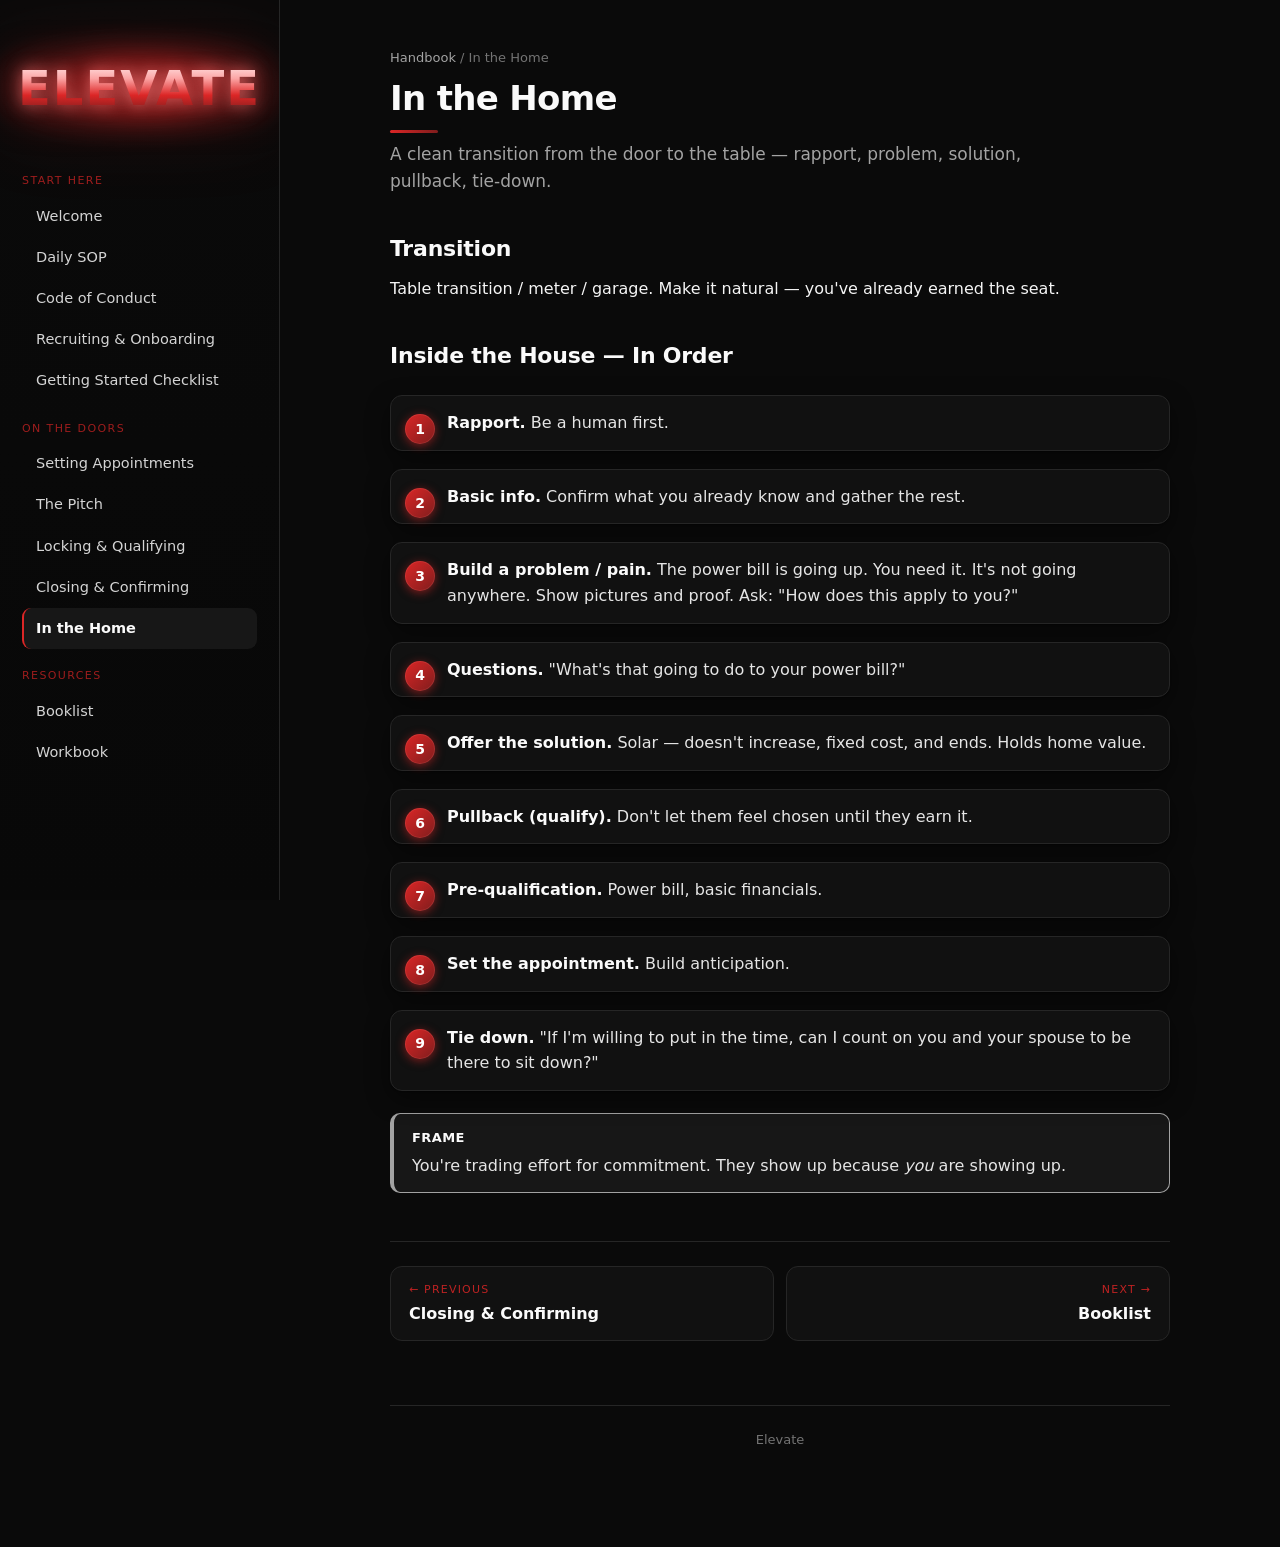
<file: in-the-home.html>
<!doctype html>
<html lang="en">
<head>
<meta charset="utf-8" />
<meta name="viewport" content="width=device-width,initial-scale=1" />
<title>In the Home — Elevate</title>
<style>
/* ===== Elevate Handbook · Onyx + Pulsing Red theme ===== */
*,*::before,*::after{box-sizing:border-box}
html,body{margin:0;padding:0}
:root{
  --bg:#0a0a0a;
  --surface:#111111;
  --surface-2:#161616;
  --sidebar:#0a0a0a;
  --sidebar-2:#080808;
  --ink:#f5f5f5;
  --ink-muted:#a3a3a3;
  --ink-dim:#737373;
  --line:#262626;
  --line-strong:#3f3f3f;
  /* All "gold" tokens have been remapped to the red palette so the rest
     of the stylesheet stays consistent without renaming every rule. */
  --gold:#dc2626;          /* primary red */
  --gold-light:#fca5a5;    /* soft red highlight */
  --gold-deep:#7f1d1d;     /* deep red */
  --red:#dc2626;
  --red-light:#fca5a5;
  --red-deep:#7f1d1d;
  --good:#22c55e;
  --shadow:0 1px 2px rgba(0,0,0,.4),0 8px 24px rgba(0,0,0,.45);
  --radius:14px;
  --maxw:780px;
}
html{scroll-behavior:smooth;background:var(--bg)}
body{
  font-family: ui-sans-serif,system-ui,-apple-system,Segoe UI,Roboto,Inter,Helvetica,Arial,sans-serif;
  color:var(--ink);
  background:var(--bg);
  line-height:1.6;
  -webkit-font-smoothing:antialiased;
}

/* ----- Layout ----- */
.app{display:grid;grid-template-columns:280px 1fr;min-height:100vh}
.sidebar{
  position:sticky;top:0;align-self:start;
  height:100vh;overflow-y:auto;
  background:linear-gradient(180deg,var(--sidebar) 0%,var(--sidebar-2) 100%);
  color:#e5e5e5;padding:28px 22px;
  border-right:1px solid var(--line);
}
.sidebar::-webkit-scrollbar{width:6px}
.sidebar::-webkit-scrollbar-thumb{background:#262626;border-radius:6px}

.brand{
  position:relative;
  display:flex;flex-direction:column;align-items:center;justify-content:center;
  gap:12px;margin:0 auto 30px;padding:36px 0 30px;
  text-decoration:none;color:#fff;text-align:center;
  isolation:isolate;
}
.brand::before{
  content:"";
  position:absolute;
  inset:-20% -20% -10% -20%;
  background:
    radial-gradient(ellipse 65% 55% at 50% 55%,
      rgba(248,113,113,.55) 0%,
      rgba(220,38,38,.40) 28%,
      rgba(127,29,29,.18) 55%,
      rgba(127,29,29,0) 78%);
  filter:blur(6px);
  z-index:-1;pointer-events:none;
  animation:halo 4s ease-in-out infinite;
}
.brand .mark{display:none}
.brand .name{
  font-size:48px;
  font-weight:900;
  letter-spacing:2px;
  line-height:1;
  text-transform:uppercase;
  background:linear-gradient(180deg,#ffe4e4 0%,#fca5a5 30%,#dc2626 65%,#7f1d1d 100%);
  -webkit-background-clip:text;background-clip:text;
  -webkit-text-fill-color:transparent;color:transparent;
  filter:
    drop-shadow(0 0 8px rgba(248,113,113,.75))
    drop-shadow(0 0 20px rgba(220,38,38,.55))
    drop-shadow(0 0 40px rgba(220,38,38,.35));
  animation:glow 4s ease-in-out infinite;
}
@keyframes glow{
  0%,100%{filter:
    drop-shadow(0 0 8px rgba(248,113,113,.75))
    drop-shadow(0 0 20px rgba(220,38,38,.55))
    drop-shadow(0 0 40px rgba(220,38,38,.35));}
  50%{filter:
    drop-shadow(0 0 14px rgba(252,165,165,1))
    drop-shadow(0 0 30px rgba(248,113,113,.8))
    drop-shadow(0 0 60px rgba(220,38,38,.6));}
}
@keyframes halo{
  0%,100%{opacity:.85;transform:scale(1)}
  50%{opacity:1;transform:scale(1.08)}
}
@media (prefers-reduced-motion:reduce){
  .brand .name,.brand::before{animation:none}
}

/* ===== Hero landing page (body.landing) ===== */
body.landing .app{display:block}
body.landing .sidebar{display:none}
body.landing .menu-btn{display:none}

body.landing{
  background:
    /* subtle grid */
    linear-gradient(rgba(82,82,91,.18) 1px, transparent 1px) 0 0/64px 64px,
    linear-gradient(90deg, rgba(82,82,91,.18) 1px, transparent 1px) 0 0/64px 64px,
    /* deep red vignette behind everything */
    radial-gradient(ellipse 80% 70% at 50% 30%, rgba(127,29,29,.55) 0%, rgba(80,10,10,.35) 30%, rgba(10,10,10,.95) 70%, #0a0a0a 100%),
    #0a0a0a;
}

.hero{
  min-height:100vh;
  display:flex;flex-direction:column;align-items:center;justify-content:center;
  text-align:center;padding:60px 24px;position:relative;
}
.hero::after{
  /* outer vignette so edges stay dark */
  content:"";position:absolute;inset:0;pointer-events:none;
  background:radial-gradient(ellipse 60% 50% at 50% 50%, transparent 40%, rgba(10,10,10,.85) 100%);
}
.hero-badge{
  display:inline-block;padding:8px 22px;
  border:1px solid #dc2626;
  color:#fca5a5;
  font-size:12px;letter-spacing:3px;font-weight:700;
  text-transform:uppercase;
  background:rgba(127,29,29,.15);
  border-radius:4px;
  margin-bottom:36px;
  text-shadow:0 0 8px rgba(220,38,38,.4);
}
.hero-name{
  font-size:clamp(72px, 12vw, 148px);
  font-weight:900;
  letter-spacing:4px;
  line-height:.95;
  text-transform:uppercase;
  margin:0;
  background:linear-gradient(180deg,#ffe4e4 0%,#fca5a5 30%,#dc2626 65%,#7f1d1d 100%);
  -webkit-background-clip:text;background-clip:text;
  -webkit-text-fill-color:transparent;color:transparent;
  filter:
    drop-shadow(0 0 14px rgba(252,165,165,.85))
    drop-shadow(0 0 30px rgba(220,38,38,.65))
    drop-shadow(0 0 70px rgba(220,38,38,.45));
  animation:heroGlow 4s ease-in-out infinite;
  position:relative;z-index:2;
}
@keyframes heroGlow{
  0%,100%{filter:
    drop-shadow(0 0 14px rgba(252,165,165,.85))
    drop-shadow(0 0 30px rgba(220,38,38,.65))
    drop-shadow(0 0 70px rgba(220,38,38,.45));}
  50%{filter:
    drop-shadow(0 0 20px rgba(255,200,200,1))
    drop-shadow(0 0 45px rgba(248,113,113,.85))
    drop-shadow(0 0 100px rgba(220,38,38,.7));}
}
.hero-sub{
  margin-top:24px;
  font-size:14px;letter-spacing:6px;font-weight:600;
  color:#e5e5e5;text-transform:uppercase;
  position:relative;z-index:2;
}
.hero-divider{
  width:60px;height:3px;background:linear-gradient(90deg,#7f1d1d,#dc2626,#7f1d1d);
  margin:28px auto;border-radius:2px;
  box-shadow:0 0 12px rgba(220,38,38,.6);
  position:relative;z-index:2;
}
.hero-tagline{
  max-width:520px;margin:0 auto 44px;
  color:#d4d4d4;font-size:16px;line-height:1.6;
  position:relative;z-index:2;
}
.hero-cta{
  display:inline-block;color:#fca5a5;text-decoration:none;
  font-size:13px;letter-spacing:5px;text-transform:uppercase;font-weight:700;
  padding:12px 0;border-bottom:1px solid rgba(220,38,38,.5);
  position:relative;z-index:2;
  transition:color .15s,border-color .15s;
}
.hero-cta:hover{color:#fff;border-bottom-color:#dc2626;}
.hero-cta::after{content:" ↓";display:inline-block;margin-left:6px;animation:bounce 2s infinite}
@keyframes bounce{
  0%,100%{transform:translateY(0)}
  50%{transform:translateY(4px)}
}

/* Sections grid below the hero on the landing */
.landing-sections{
  max-width:1100px;margin:0 auto;padding:80px 24px 80px;
  position:relative;z-index:1;
}
.landing-sections h2{
  text-align:center;margin:0 0 8px;font-size:13px;
  letter-spacing:5px;text-transform:uppercase;color:#fca5a5;font-weight:700;
}
.landing-sections h2::after{content:none}
.landing-sections .lede{
  text-align:center;margin:0 auto 40px;color:#a3a3a3;
}

.nav-group{margin:18px 0 6px;font-size:11px;letter-spacing:1.4px;text-transform:uppercase;color:var(--gold);opacity:.7}
.nav a{
  display:block;padding:9px 12px;border-radius:9px;color:#d4d4d4;
  text-decoration:none;font-size:14.5px;
  border-left:2px solid transparent;
  transition:background .15s ease,color .15s ease,border-color .15s ease;
}
.nav a:hover{background:#161616;color:#fafafa}
.nav a.active{background:#171717;color:#fafafa;font-weight:600;border-left-color:var(--gold)}

.content{padding:48px 56px 96px;max-width:calc(var(--maxw) + 112px);margin:0 auto;width:100%;background:var(--bg)}
.crumbs{font-size:13px;color:var(--ink-dim);margin-bottom:10px}
.crumbs a{color:var(--ink-muted);text-decoration:none}
.crumbs a:hover{color:var(--gold)}

h1{font-size:34px;line-height:1.15;margin:0 0 8px;letter-spacing:-.02em;color:#fafafa}
h1::after{
  content:"";display:block;width:48px;height:3px;margin-top:12px;border-radius:2px;
  background:linear-gradient(90deg,var(--gold),var(--gold-deep));
}
h2{font-size:22px;margin:36px 0 10px;letter-spacing:-.01em;color:#fafafa}
h3{font-size:17px;margin:22px 0 6px;color:#fafafa}
.lede{font-size:17px;color:var(--ink-muted);margin:0 0 28px;max-width:65ch}

p{margin:10px 0}
ul,ol{padding-left:22px;margin:10px 0}
li{margin:4px 0;color:#e5e5e5}

a{color:var(--gold);text-decoration-color:rgba(220,38,38,.4)}
a:hover{color:var(--gold-light)}

strong{color:#fafafa}
em{color:#e5e5e5}

/* ----- Cards & callouts ----- */
.card{
  background:var(--surface);
  border:1px solid var(--line);
  border-radius:var(--radius);
  padding:22px 24px;box-shadow:var(--shadow);margin:16px 0;
}
.card h3:first-child{margin-top:0}

.callout{
  border:1px solid var(--gold);
  border-left-width:4px;
  background:#1a0e0e;
  color:var(--gold-light);
  padding:14px 18px;border-radius:10px;margin:18px 0;
}
.callout.warn{
  border-color:#ef4444;
  border-left-width:4px;
  background:#220e0e;
  color:#fecaca;
  box-shadow:0 0 24px rgba(239,68,68,.18);
}
.callout.tip{
  border-color:#a3a3a3;
  background:#171717;
  color:#e5e5e5;
}
.callout strong{
  display:block;font-size:13px;letter-spacing:.4px;text-transform:uppercase;
  margin-bottom:4px;color:var(--gold);
}
.callout.warn strong{color:var(--red-light)}
.callout.tip strong{color:#fafafa}

.kbd{
  display:inline-block;padding:2px 7px;border:1px solid var(--line-strong);
  border-bottom-width:2px;border-radius:6px;background:#1a1a1a;color:var(--gold-light);
  font-size:12px;font-family:ui-monospace,SFMono-Regular,Menlo,monospace;
}

.steps{counter-reset:step;list-style:none;padding:0;margin:18px 0;display:grid;gap:10px}
.steps li{
  position:relative;padding:14px 16px 14px 56px;background:var(--surface);
  border:1px solid var(--line);border-radius:12px;box-shadow:var(--shadow);color:#e5e5e5;
}
.steps li::before{
  counter-increment:step;content:counter(step);
  position:absolute;left:14px;top:18px;
  width:30px;height:30px;border-radius:50%;
  background:linear-gradient(135deg,var(--red) 0%,var(--red-deep) 100%);
  color:#fff;
  display:grid;place-items:center;font-weight:800;font-size:14px;
  box-shadow:0 2px 10px rgba(220,38,38,.55), 0 0 0 1px rgba(248,113,113,.2) inset;
}
.steps li ul,.steps li ol{margin-top:8px}

.tag{
  display:inline-block;padding:3px 9px;border-radius:999px;font-size:12px;
  background:#1a0e0e;color:var(--gold);font-weight:600;letter-spacing:.2px;
  border:1px solid rgba(220,38,38,.35);
}
.tag.amber{background:#1a0e0e;color:var(--red-light);border-color:rgba(220,38,38,.3)}
.tag.green{background:#0e1a10;color:#86efac;border-color:rgba(34,197,94,.3)}

.grid-2{display:grid;grid-template-columns:1fr 1fr;gap:14px;margin:18px 0}
@media (max-width:720px){.grid-2{grid-template-columns:1fr}}

.next-prev{
  display:flex;justify-content:space-between;gap:12px;
  margin-top:48px;padding-top:24px;border-top:1px solid var(--line);
}
.next-prev a{
  flex:1;padding:14px 18px;border:1px solid var(--line);border-radius:12px;
  background:var(--surface);text-decoration:none;color:var(--ink);
  display:flex;flex-direction:column;
  transition:border-color .15s ease,background .15s ease;
}
.next-prev a:hover{border-color:var(--gold);background:#171717}
.next-prev .label{font-size:11px;letter-spacing:1.2px;text-transform:uppercase;color:var(--gold);opacity:.85}
.next-prev .title{font-weight:600;margin-top:2px;color:#fafafa}
.next-prev .right{text-align:right}

.toc{display:grid;grid-template-columns:repeat(auto-fill,minmax(220px,1fr));gap:14px;margin:24px 0}
.toc a{
  padding:18px;border:1px solid var(--line);border-radius:12px;background:var(--surface);
  text-decoration:none;color:var(--ink);box-shadow:var(--shadow);
  transition:all .15s;position:relative;overflow:hidden;
}
.toc a::before{
  content:"";position:absolute;left:0;top:0;bottom:0;width:3px;
  background:linear-gradient(180deg,var(--gold),var(--gold-deep));
  opacity:0;transition:opacity .15s;
}
.toc a:hover{border-color:var(--gold);transform:translateY(-1px);background:#171717}
.toc a:hover::before{opacity:1}
.toc .num{font-size:11px;letter-spacing:1.4px;color:var(--gold);font-weight:700;text-transform:uppercase}
.toc .ttl{font-weight:700;margin-top:4px;color:#fafafa}
.toc .desc{font-size:13.5px;color:var(--ink-muted);margin-top:4px}

footer{margin-top:64px;color:var(--ink-dim);font-size:13px;text-align:center;
  padding-top:24px;border-top:1px solid var(--line)}

/* ----- Workbook editable lines (override for dark mode) ----- */
.work-card{background:var(--surface);border:1px solid var(--line);border-radius:14px;
  padding:22px 24px;box-shadow:var(--shadow);margin:16px 0}
.work-card h3{margin-top:0;color:#fafafa}
.work-card .lines{display:grid;gap:10px;margin-top:12px}
.work-card .line{
  border-bottom:1px solid var(--line-strong);min-height:30px;outline:none;
  color:#fafafa;padding:4px 2px;
}
.work-card .line[contenteditable]:focus{border-bottom-color:var(--gold)}
.work-card .line[contenteditable]:empty::before{content:attr(data-placeholder);color:#525252}
.actions{display:flex;gap:10px;margin:8px 0 18px}
.actions button{
  background:linear-gradient(135deg,var(--red) 0%,var(--red-deep) 100%);
  color:#fff;border:0;border-radius:9px;padding:9px 16px;
  font-weight:700;cursor:pointer;font-size:14px;letter-spacing:.5px;
  box-shadow:0 4px 14px rgba(220,38,38,.5), 0 0 0 1px rgba(248,113,113,.25) inset;
}
.actions button.ghost{background:var(--surface);color:#fafafa;border:1px solid var(--line-strong);box-shadow:none}
.actions button:hover{filter:brightness(1.08)}

/* ----- Mobile ----- */
.menu-btn{display:none;position:fixed;top:14px;left:14px;z-index:30;
  background:#0a0a0a;color:var(--gold);border:1px solid var(--gold);border-radius:10px;
  width:40px;height:40px;font-size:20px;cursor:pointer;box-shadow:var(--shadow);
}
@media (max-width:900px){
  .app{grid-template-columns:1fr}
  .sidebar{
    position:fixed;top:0;left:0;height:100vh;width:280px;z-index:20;
    transform:translateX(-100%);transition:transform .2s ease;
  }
  .sidebar.open{transform:translateX(0)}
  .menu-btn{display:block}
  .content{padding:64px 22px 64px}
}

::selection{background:var(--red);color:#fff}

</style>
</head>
<body>
<button class="menu-btn" aria-label="Open menu" onclick="document.querySelector('.sidebar').classList.toggle('open')">☰</button>
<div class="app">
  <aside class="sidebar">
    <a class="brand" href="index.html"><span class="mark">E</span><span class="name">Elevate</span></a>
    <div class="nav">
      <div class="nav-group">Start Here</div>
      <a href="index.html">Welcome</a>
      <a href="daily-sop.html">Daily SOP</a>
      <a href="code-of-conduct.html">Code of Conduct</a>
      <a href="recruiting.html">Recruiting & Onboarding</a>
      <a href="getting-started.html">Getting Started Checklist</a>
      <div class="nav-group">On the Doors</div>
      <a href="setting-appointments.html">Setting Appointments</a>
      <a href="pitch.html">The Pitch</a>
      <a href="qualifying.html">Locking & Qualifying</a>
      <a href="closing.html">Closing & Confirming</a>
      <a href="in-the-home.html" class="active">In the Home</a>
      <div class="nav-group">Resources</div>
      <a href="booklist.html">Booklist</a>
      <a href="workbook.html">Workbook</a>
    </div>
  </aside>

  <main class="content">
    <div class="crumbs"><a href="index.html">Handbook</a> / In the Home</div>
    <h1>In the Home</h1>
    <p class="lede">A clean transition from the door to the table — rapport, problem, solution, pullback, tie‑down.</p>

    <h2>Transition</h2>
    <p>Table transition / meter / garage. Make it natural — you've already earned the seat.</p>

    <h2>Inside the House — In Order</h2>
    <ol class="steps">
      <li><strong>Rapport.</strong> Be a human first.</li>
      <li><strong>Basic info.</strong> Confirm what you already know and gather the rest.</li>
      <li><strong>Build a problem / pain.</strong> The power bill is going up. You need it. It's not going anywhere. Show pictures and proof. Ask: "How does this apply to you?"</li>
      <li><strong>Questions.</strong> "What's that going to do to your power bill?"</li>
      <li><strong>Offer the solution.</strong> Solar — doesn't increase, fixed cost, and ends. Holds home value.</li>
      <li><strong>Pullback (qualify).</strong> Don't let them feel chosen until they earn it.</li>
      <li><strong>Pre‑qualification.</strong> Power bill, basic financials.</li>
      <li><strong>Set the appointment.</strong> Build anticipation.</li>
      <li><strong>Tie down.</strong> "If I'm willing to put in the time, can I count on you and your spouse to be there to sit down?"</li>
    </ol>

    <div class="callout tip"><strong>Frame</strong>You're trading effort for commitment. They show up because <em>you</em> are showing up.</div>

    <div class="next-prev">
      <a href="closing.html"><span class="label">← Previous</span><span class="title">Closing & Confirming</span></a>
      <a href="booklist.html" class="right"><span class="label">Next →</span><span class="title">Booklist</span></a>
    </div>
    <footer>Elevate</footer>
  </main>
</div>
</body>
</html>
</file>
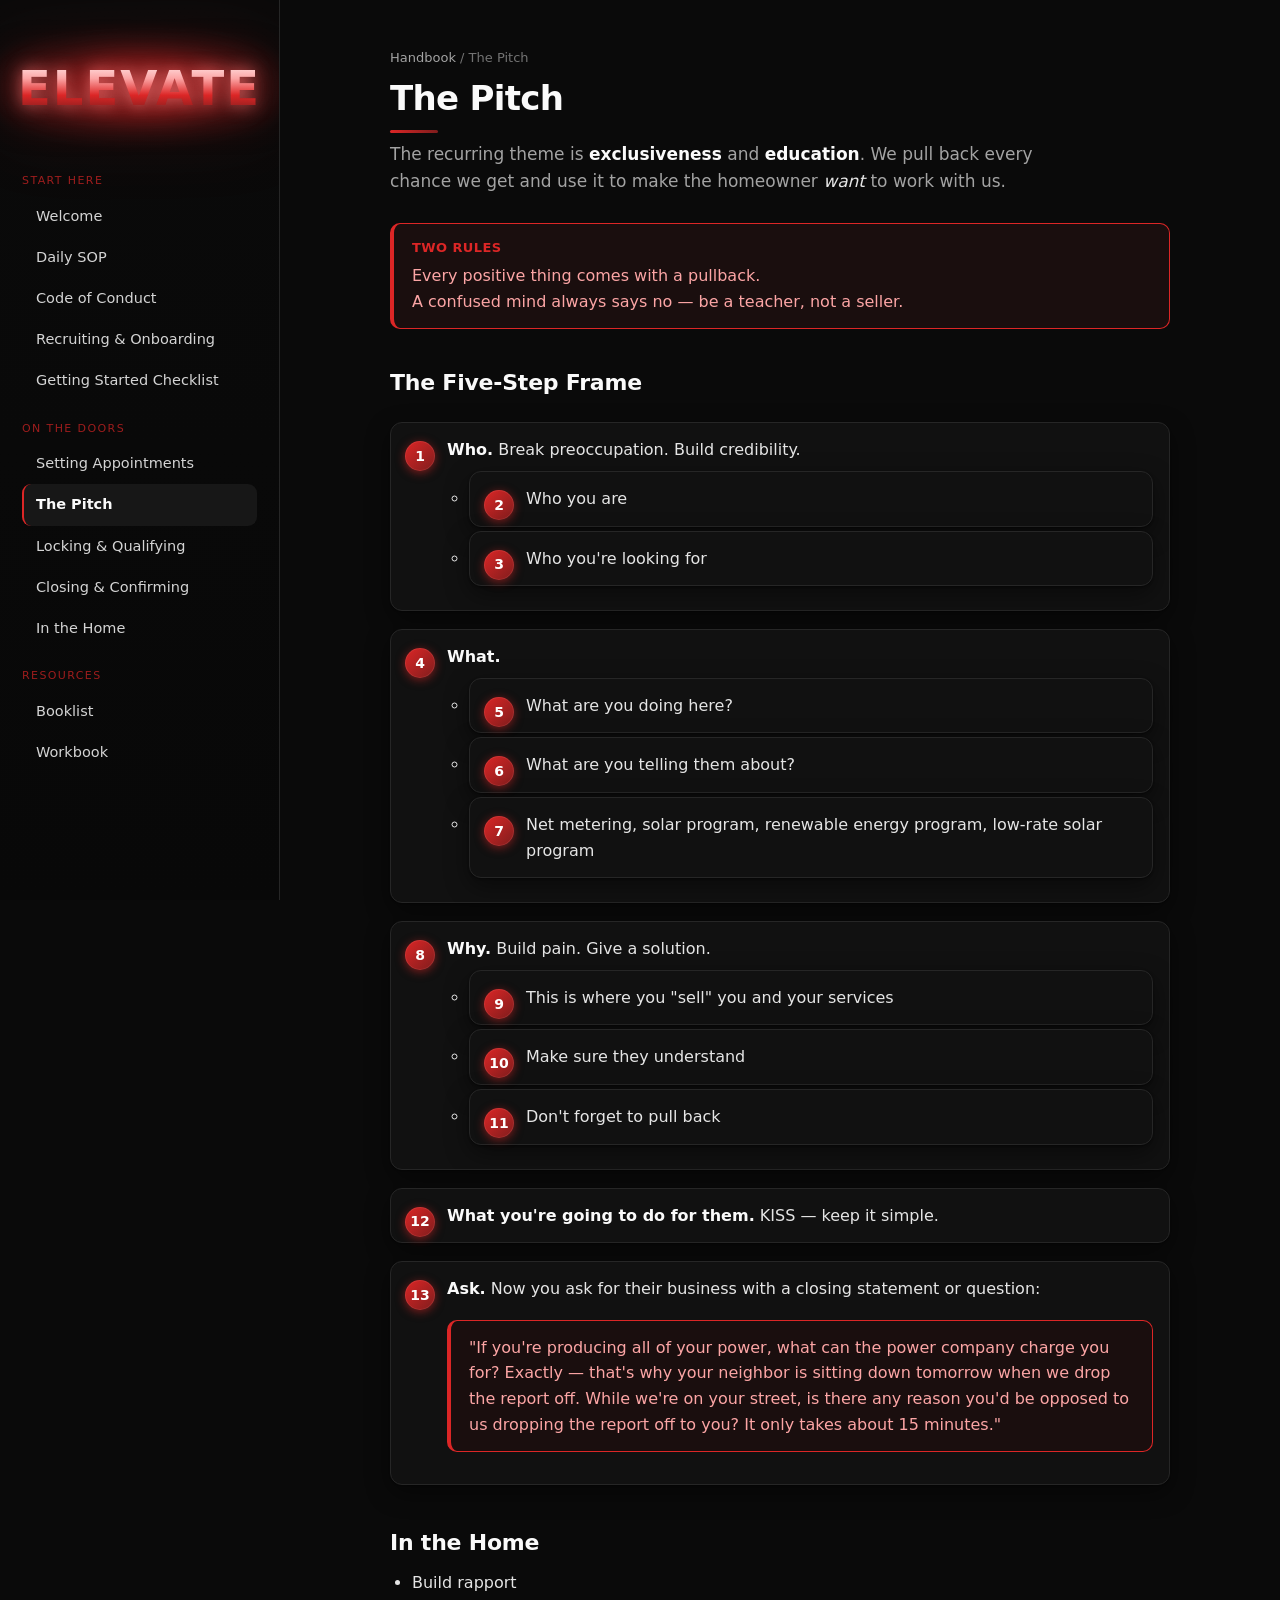
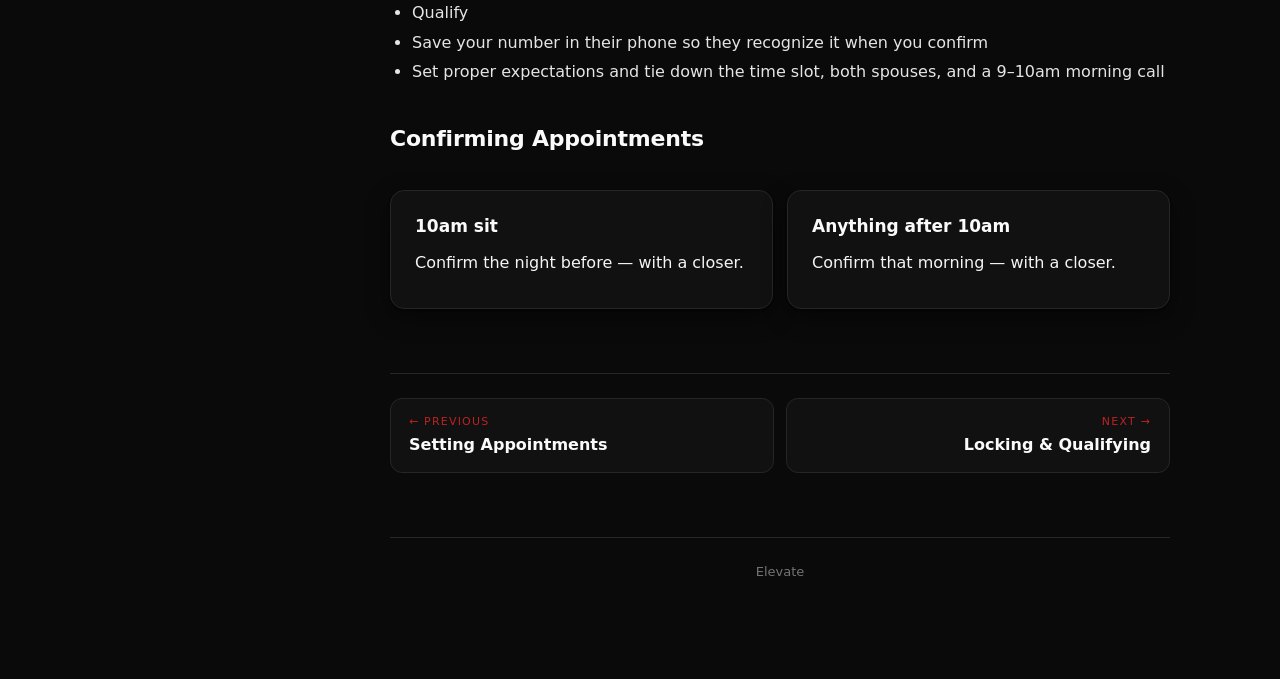
<file: pitch.html>
<!doctype html>
<html lang="en">
<head>
<meta charset="utf-8" />
<meta name="viewport" content="width=device-width,initial-scale=1" />
<title>The Pitch — Elevate</title>
<style>
/* ===== Elevate Handbook · Onyx + Pulsing Red theme ===== */
*,*::before,*::after{box-sizing:border-box}
html,body{margin:0;padding:0}
:root{
  --bg:#0a0a0a;
  --surface:#111111;
  --surface-2:#161616;
  --sidebar:#0a0a0a;
  --sidebar-2:#080808;
  --ink:#f5f5f5;
  --ink-muted:#a3a3a3;
  --ink-dim:#737373;
  --line:#262626;
  --line-strong:#3f3f3f;
  /* All "gold" tokens have been remapped to the red palette so the rest
     of the stylesheet stays consistent without renaming every rule. */
  --gold:#dc2626;          /* primary red */
  --gold-light:#fca5a5;    /* soft red highlight */
  --gold-deep:#7f1d1d;     /* deep red */
  --red:#dc2626;
  --red-light:#fca5a5;
  --red-deep:#7f1d1d;
  --good:#22c55e;
  --shadow:0 1px 2px rgba(0,0,0,.4),0 8px 24px rgba(0,0,0,.45);
  --radius:14px;
  --maxw:780px;
}
html{scroll-behavior:smooth;background:var(--bg)}
body{
  font-family: ui-sans-serif,system-ui,-apple-system,Segoe UI,Roboto,Inter,Helvetica,Arial,sans-serif;
  color:var(--ink);
  background:var(--bg);
  line-height:1.6;
  -webkit-font-smoothing:antialiased;
}

/* ----- Layout ----- */
.app{display:grid;grid-template-columns:280px 1fr;min-height:100vh}
.sidebar{
  position:sticky;top:0;align-self:start;
  height:100vh;overflow-y:auto;
  background:linear-gradient(180deg,var(--sidebar) 0%,var(--sidebar-2) 100%);
  color:#e5e5e5;padding:28px 22px;
  border-right:1px solid var(--line);
}
.sidebar::-webkit-scrollbar{width:6px}
.sidebar::-webkit-scrollbar-thumb{background:#262626;border-radius:6px}

.brand{
  position:relative;
  display:flex;flex-direction:column;align-items:center;justify-content:center;
  gap:12px;margin:0 auto 30px;padding:36px 0 30px;
  text-decoration:none;color:#fff;text-align:center;
  isolation:isolate;
}
.brand::before{
  content:"";
  position:absolute;
  inset:-20% -20% -10% -20%;
  background:
    radial-gradient(ellipse 65% 55% at 50% 55%,
      rgba(248,113,113,.55) 0%,
      rgba(220,38,38,.40) 28%,
      rgba(127,29,29,.18) 55%,
      rgba(127,29,29,0) 78%);
  filter:blur(6px);
  z-index:-1;pointer-events:none;
  animation:halo 4s ease-in-out infinite;
}
.brand .mark{display:none}
.brand .name{
  font-size:48px;
  font-weight:900;
  letter-spacing:2px;
  line-height:1;
  text-transform:uppercase;
  background:linear-gradient(180deg,#ffe4e4 0%,#fca5a5 30%,#dc2626 65%,#7f1d1d 100%);
  -webkit-background-clip:text;background-clip:text;
  -webkit-text-fill-color:transparent;color:transparent;
  filter:
    drop-shadow(0 0 8px rgba(248,113,113,.75))
    drop-shadow(0 0 20px rgba(220,38,38,.55))
    drop-shadow(0 0 40px rgba(220,38,38,.35));
  animation:glow 4s ease-in-out infinite;
}
@keyframes glow{
  0%,100%{filter:
    drop-shadow(0 0 8px rgba(248,113,113,.75))
    drop-shadow(0 0 20px rgba(220,38,38,.55))
    drop-shadow(0 0 40px rgba(220,38,38,.35));}
  50%{filter:
    drop-shadow(0 0 14px rgba(252,165,165,1))
    drop-shadow(0 0 30px rgba(248,113,113,.8))
    drop-shadow(0 0 60px rgba(220,38,38,.6));}
}
@keyframes halo{
  0%,100%{opacity:.85;transform:scale(1)}
  50%{opacity:1;transform:scale(1.08)}
}
@media (prefers-reduced-motion:reduce){
  .brand .name,.brand::before{animation:none}
}

/* ===== Hero landing page (body.landing) ===== */
body.landing .app{display:block}
body.landing .sidebar{display:none}
body.landing .menu-btn{display:none}

body.landing{
  background:
    /* subtle grid */
    linear-gradient(rgba(82,82,91,.18) 1px, transparent 1px) 0 0/64px 64px,
    linear-gradient(90deg, rgba(82,82,91,.18) 1px, transparent 1px) 0 0/64px 64px,
    /* deep red vignette behind everything */
    radial-gradient(ellipse 80% 70% at 50% 30%, rgba(127,29,29,.55) 0%, rgba(80,10,10,.35) 30%, rgba(10,10,10,.95) 70%, #0a0a0a 100%),
    #0a0a0a;
}

.hero{
  min-height:100vh;
  display:flex;flex-direction:column;align-items:center;justify-content:center;
  text-align:center;padding:60px 24px;position:relative;
}
.hero::after{
  /* outer vignette so edges stay dark */
  content:"";position:absolute;inset:0;pointer-events:none;
  background:radial-gradient(ellipse 60% 50% at 50% 50%, transparent 40%, rgba(10,10,10,.85) 100%);
}
.hero-badge{
  display:inline-block;padding:8px 22px;
  border:1px solid #dc2626;
  color:#fca5a5;
  font-size:12px;letter-spacing:3px;font-weight:700;
  text-transform:uppercase;
  background:rgba(127,29,29,.15);
  border-radius:4px;
  margin-bottom:36px;
  text-shadow:0 0 8px rgba(220,38,38,.4);
}
.hero-name{
  font-size:clamp(72px, 12vw, 148px);
  font-weight:900;
  letter-spacing:4px;
  line-height:.95;
  text-transform:uppercase;
  margin:0;
  background:linear-gradient(180deg,#ffe4e4 0%,#fca5a5 30%,#dc2626 65%,#7f1d1d 100%);
  -webkit-background-clip:text;background-clip:text;
  -webkit-text-fill-color:transparent;color:transparent;
  filter:
    drop-shadow(0 0 14px rgba(252,165,165,.85))
    drop-shadow(0 0 30px rgba(220,38,38,.65))
    drop-shadow(0 0 70px rgba(220,38,38,.45));
  animation:heroGlow 4s ease-in-out infinite;
  position:relative;z-index:2;
}
@keyframes heroGlow{
  0%,100%{filter:
    drop-shadow(0 0 14px rgba(252,165,165,.85))
    drop-shadow(0 0 30px rgba(220,38,38,.65))
    drop-shadow(0 0 70px rgba(220,38,38,.45));}
  50%{filter:
    drop-shadow(0 0 20px rgba(255,200,200,1))
    drop-shadow(0 0 45px rgba(248,113,113,.85))
    drop-shadow(0 0 100px rgba(220,38,38,.7));}
}
.hero-sub{
  margin-top:24px;
  font-size:14px;letter-spacing:6px;font-weight:600;
  color:#e5e5e5;text-transform:uppercase;
  position:relative;z-index:2;
}
.hero-divider{
  width:60px;height:3px;background:linear-gradient(90deg,#7f1d1d,#dc2626,#7f1d1d);
  margin:28px auto;border-radius:2px;
  box-shadow:0 0 12px rgba(220,38,38,.6);
  position:relative;z-index:2;
}
.hero-tagline{
  max-width:520px;margin:0 auto 44px;
  color:#d4d4d4;font-size:16px;line-height:1.6;
  position:relative;z-index:2;
}
.hero-cta{
  display:inline-block;color:#fca5a5;text-decoration:none;
  font-size:13px;letter-spacing:5px;text-transform:uppercase;font-weight:700;
  padding:12px 0;border-bottom:1px solid rgba(220,38,38,.5);
  position:relative;z-index:2;
  transition:color .15s,border-color .15s;
}
.hero-cta:hover{color:#fff;border-bottom-color:#dc2626;}
.hero-cta::after{content:" ↓";display:inline-block;margin-left:6px;animation:bounce 2s infinite}
@keyframes bounce{
  0%,100%{transform:translateY(0)}
  50%{transform:translateY(4px)}
}

/* Sections grid below the hero on the landing */
.landing-sections{
  max-width:1100px;margin:0 auto;padding:80px 24px 80px;
  position:relative;z-index:1;
}
.landing-sections h2{
  text-align:center;margin:0 0 8px;font-size:13px;
  letter-spacing:5px;text-transform:uppercase;color:#fca5a5;font-weight:700;
}
.landing-sections h2::after{content:none}
.landing-sections .lede{
  text-align:center;margin:0 auto 40px;color:#a3a3a3;
}

.nav-group{margin:18px 0 6px;font-size:11px;letter-spacing:1.4px;text-transform:uppercase;color:var(--gold);opacity:.7}
.nav a{
  display:block;padding:9px 12px;border-radius:9px;color:#d4d4d4;
  text-decoration:none;font-size:14.5px;
  border-left:2px solid transparent;
  transition:background .15s ease,color .15s ease,border-color .15s ease;
}
.nav a:hover{background:#161616;color:#fafafa}
.nav a.active{background:#171717;color:#fafafa;font-weight:600;border-left-color:var(--gold)}

.content{padding:48px 56px 96px;max-width:calc(var(--maxw) + 112px);margin:0 auto;width:100%;background:var(--bg)}
.crumbs{font-size:13px;color:var(--ink-dim);margin-bottom:10px}
.crumbs a{color:var(--ink-muted);text-decoration:none}
.crumbs a:hover{color:var(--gold)}

h1{font-size:34px;line-height:1.15;margin:0 0 8px;letter-spacing:-.02em;color:#fafafa}
h1::after{
  content:"";display:block;width:48px;height:3px;margin-top:12px;border-radius:2px;
  background:linear-gradient(90deg,var(--gold),var(--gold-deep));
}
h2{font-size:22px;margin:36px 0 10px;letter-spacing:-.01em;color:#fafafa}
h3{font-size:17px;margin:22px 0 6px;color:#fafafa}
.lede{font-size:17px;color:var(--ink-muted);margin:0 0 28px;max-width:65ch}

p{margin:10px 0}
ul,ol{padding-left:22px;margin:10px 0}
li{margin:4px 0;color:#e5e5e5}

a{color:var(--gold);text-decoration-color:rgba(220,38,38,.4)}
a:hover{color:var(--gold-light)}

strong{color:#fafafa}
em{color:#e5e5e5}

/* ----- Cards & callouts ----- */
.card{
  background:var(--surface);
  border:1px solid var(--line);
  border-radius:var(--radius);
  padding:22px 24px;box-shadow:var(--shadow);margin:16px 0;
}
.card h3:first-child{margin-top:0}

.callout{
  border:1px solid var(--gold);
  border-left-width:4px;
  background:#1a0e0e;
  color:var(--gold-light);
  padding:14px 18px;border-radius:10px;margin:18px 0;
}
.callout.warn{
  border-color:#ef4444;
  border-left-width:4px;
  background:#220e0e;
  color:#fecaca;
  box-shadow:0 0 24px rgba(239,68,68,.18);
}
.callout.tip{
  border-color:#a3a3a3;
  background:#171717;
  color:#e5e5e5;
}
.callout strong{
  display:block;font-size:13px;letter-spacing:.4px;text-transform:uppercase;
  margin-bottom:4px;color:var(--gold);
}
.callout.warn strong{color:var(--red-light)}
.callout.tip strong{color:#fafafa}

.kbd{
  display:inline-block;padding:2px 7px;border:1px solid var(--line-strong);
  border-bottom-width:2px;border-radius:6px;background:#1a1a1a;color:var(--gold-light);
  font-size:12px;font-family:ui-monospace,SFMono-Regular,Menlo,monospace;
}

.steps{counter-reset:step;list-style:none;padding:0;margin:18px 0;display:grid;gap:10px}
.steps li{
  position:relative;padding:14px 16px 14px 56px;background:var(--surface);
  border:1px solid var(--line);border-radius:12px;box-shadow:var(--shadow);color:#e5e5e5;
}
.steps li::before{
  counter-increment:step;content:counter(step);
  position:absolute;left:14px;top:18px;
  width:30px;height:30px;border-radius:50%;
  background:linear-gradient(135deg,var(--red) 0%,var(--red-deep) 100%);
  color:#fff;
  display:grid;place-items:center;font-weight:800;font-size:14px;
  box-shadow:0 2px 10px rgba(220,38,38,.55), 0 0 0 1px rgba(248,113,113,.2) inset;
}
.steps li ul,.steps li ol{margin-top:8px}

.tag{
  display:inline-block;padding:3px 9px;border-radius:999px;font-size:12px;
  background:#1a0e0e;color:var(--gold);font-weight:600;letter-spacing:.2px;
  border:1px solid rgba(220,38,38,.35);
}
.tag.amber{background:#1a0e0e;color:var(--red-light);border-color:rgba(220,38,38,.3)}
.tag.green{background:#0e1a10;color:#86efac;border-color:rgba(34,197,94,.3)}

.grid-2{display:grid;grid-template-columns:1fr 1fr;gap:14px;margin:18px 0}
@media (max-width:720px){.grid-2{grid-template-columns:1fr}}

.next-prev{
  display:flex;justify-content:space-between;gap:12px;
  margin-top:48px;padding-top:24px;border-top:1px solid var(--line);
}
.next-prev a{
  flex:1;padding:14px 18px;border:1px solid var(--line);border-radius:12px;
  background:var(--surface);text-decoration:none;color:var(--ink);
  display:flex;flex-direction:column;
  transition:border-color .15s ease,background .15s ease;
}
.next-prev a:hover{border-color:var(--gold);background:#171717}
.next-prev .label{font-size:11px;letter-spacing:1.2px;text-transform:uppercase;color:var(--gold);opacity:.85}
.next-prev .title{font-weight:600;margin-top:2px;color:#fafafa}
.next-prev .right{text-align:right}

.toc{display:grid;grid-template-columns:repeat(auto-fill,minmax(220px,1fr));gap:14px;margin:24px 0}
.toc a{
  padding:18px;border:1px solid var(--line);border-radius:12px;background:var(--surface);
  text-decoration:none;color:var(--ink);box-shadow:var(--shadow);
  transition:all .15s;position:relative;overflow:hidden;
}
.toc a::before{
  content:"";position:absolute;left:0;top:0;bottom:0;width:3px;
  background:linear-gradient(180deg,var(--gold),var(--gold-deep));
  opacity:0;transition:opacity .15s;
}
.toc a:hover{border-color:var(--gold);transform:translateY(-1px);background:#171717}
.toc a:hover::before{opacity:1}
.toc .num{font-size:11px;letter-spacing:1.4px;color:var(--gold);font-weight:700;text-transform:uppercase}
.toc .ttl{font-weight:700;margin-top:4px;color:#fafafa}
.toc .desc{font-size:13.5px;color:var(--ink-muted);margin-top:4px}

footer{margin-top:64px;color:var(--ink-dim);font-size:13px;text-align:center;
  padding-top:24px;border-top:1px solid var(--line)}

/* ----- Workbook editable lines (override for dark mode) ----- */
.work-card{background:var(--surface);border:1px solid var(--line);border-radius:14px;
  padding:22px 24px;box-shadow:var(--shadow);margin:16px 0}
.work-card h3{margin-top:0;color:#fafafa}
.work-card .lines{display:grid;gap:10px;margin-top:12px}
.work-card .line{
  border-bottom:1px solid var(--line-strong);min-height:30px;outline:none;
  color:#fafafa;padding:4px 2px;
}
.work-card .line[contenteditable]:focus{border-bottom-color:var(--gold)}
.work-card .line[contenteditable]:empty::before{content:attr(data-placeholder);color:#525252}
.actions{display:flex;gap:10px;margin:8px 0 18px}
.actions button{
  background:linear-gradient(135deg,var(--red) 0%,var(--red-deep) 100%);
  color:#fff;border:0;border-radius:9px;padding:9px 16px;
  font-weight:700;cursor:pointer;font-size:14px;letter-spacing:.5px;
  box-shadow:0 4px 14px rgba(220,38,38,.5), 0 0 0 1px rgba(248,113,113,.25) inset;
}
.actions button.ghost{background:var(--surface);color:#fafafa;border:1px solid var(--line-strong);box-shadow:none}
.actions button:hover{filter:brightness(1.08)}

/* ----- Mobile ----- */
.menu-btn{display:none;position:fixed;top:14px;left:14px;z-index:30;
  background:#0a0a0a;color:var(--gold);border:1px solid var(--gold);border-radius:10px;
  width:40px;height:40px;font-size:20px;cursor:pointer;box-shadow:var(--shadow);
}
@media (max-width:900px){
  .app{grid-template-columns:1fr}
  .sidebar{
    position:fixed;top:0;left:0;height:100vh;width:280px;z-index:20;
    transform:translateX(-100%);transition:transform .2s ease;
  }
  .sidebar.open{transform:translateX(0)}
  .menu-btn{display:block}
  .content{padding:64px 22px 64px}
}

::selection{background:var(--red);color:#fff}

</style>
</head>
<body>
<button class="menu-btn" aria-label="Open menu" onclick="document.querySelector('.sidebar').classList.toggle('open')">☰</button>
<div class="app">
  <aside class="sidebar">
    <a class="brand" href="index.html"><span class="mark">E</span><span class="name">Elevate</span></a>
    <div class="nav">
      <div class="nav-group">Start Here</div>
      <a href="index.html">Welcome</a>
      <a href="daily-sop.html">Daily SOP</a>
      <a href="code-of-conduct.html">Code of Conduct</a>
      <a href="recruiting.html">Recruiting & Onboarding</a>
      <a href="getting-started.html">Getting Started Checklist</a>
      <div class="nav-group">On the Doors</div>
      <a href="setting-appointments.html">Setting Appointments</a>
      <a href="pitch.html" class="active">The Pitch</a>
      <a href="qualifying.html">Locking & Qualifying</a>
      <a href="closing.html">Closing & Confirming</a>
      <a href="in-the-home.html">In the Home</a>
      <div class="nav-group">Resources</div>
      <a href="booklist.html">Booklist</a>
      <a href="workbook.html">Workbook</a>
    </div>
  </aside>

  <main class="content">
    <div class="crumbs"><a href="index.html">Handbook</a> / The Pitch</div>
    <h1>The Pitch</h1>
    <p class="lede">The recurring theme is <strong>exclusiveness</strong> and <strong>education</strong>. We pull back every chance we get and use it to make the homeowner <em>want</em> to work with us.</p>

    <div class="callout"><strong>Two rules</strong>
      Every positive thing comes with a pullback.<br>
      A confused mind always says no — be a teacher, not a seller.
    </div>

    <h2>The Five‑Step Frame</h2>
    <ol class="steps">
      <li>
        <strong>Who.</strong> Break preoccupation. Build credibility.
        <ul><li>Who you are</li><li>Who you're looking for</li></ul>
      </li>
      <li>
        <strong>What.</strong>
        <ul>
          <li>What are you doing here?</li>
          <li>What are you telling them about?</li>
          <li>Net metering, solar program, renewable energy program, low‑rate solar program</li>
        </ul>
      </li>
      <li>
        <strong>Why.</strong> Build pain. Give a solution.
        <ul>
          <li>This is where you "sell" you and your services</li>
          <li>Make sure they understand</li>
          <li>Don't forget to pull back</li>
        </ul>
      </li>
      <li><strong>What you're going to do for them.</strong> KISS — keep it simple.</li>
      <li>
        <strong>Ask.</strong> Now you ask for their business with a closing statement or question:
        <div class="callout">"If you're producing all of your power, what can the power company charge you for? Exactly — that's why your neighbor is sitting down tomorrow when we drop the report off. While we're on your street, is there any reason you'd be opposed to us dropping the report off to you? It only takes about 15 minutes."</div>
      </li>
    </ol>

    <h2>In the Home</h2>
    <ul>
      <li>Build rapport</li>
      <li>Qualify</li>
      <li>Save your number in their phone so they recognize it when you confirm</li>
      <li>Set proper expectations and tie down the time slot, both spouses, and a 9–10am morning call</li>
    </ul>

    <h2>Confirming Appointments</h2>
    <div class="grid-2">
      <div class="card">
        <h3>10am sit</h3>
        <p>Confirm the night before — with a closer.</p>
      </div>
      <div class="card">
        <h3>Anything after 10am</h3>
        <p>Confirm that morning — with a closer.</p>
      </div>
    </div>

    <div class="next-prev">
      <a href="setting-appointments.html"><span class="label">← Previous</span><span class="title">Setting Appointments</span></a>
      <a href="qualifying.html" class="right"><span class="label">Next →</span><span class="title">Locking & Qualifying</span></a>
    </div>
    <footer>Elevate</footer>
  </main>
</div>
</body>
</html>
</file>
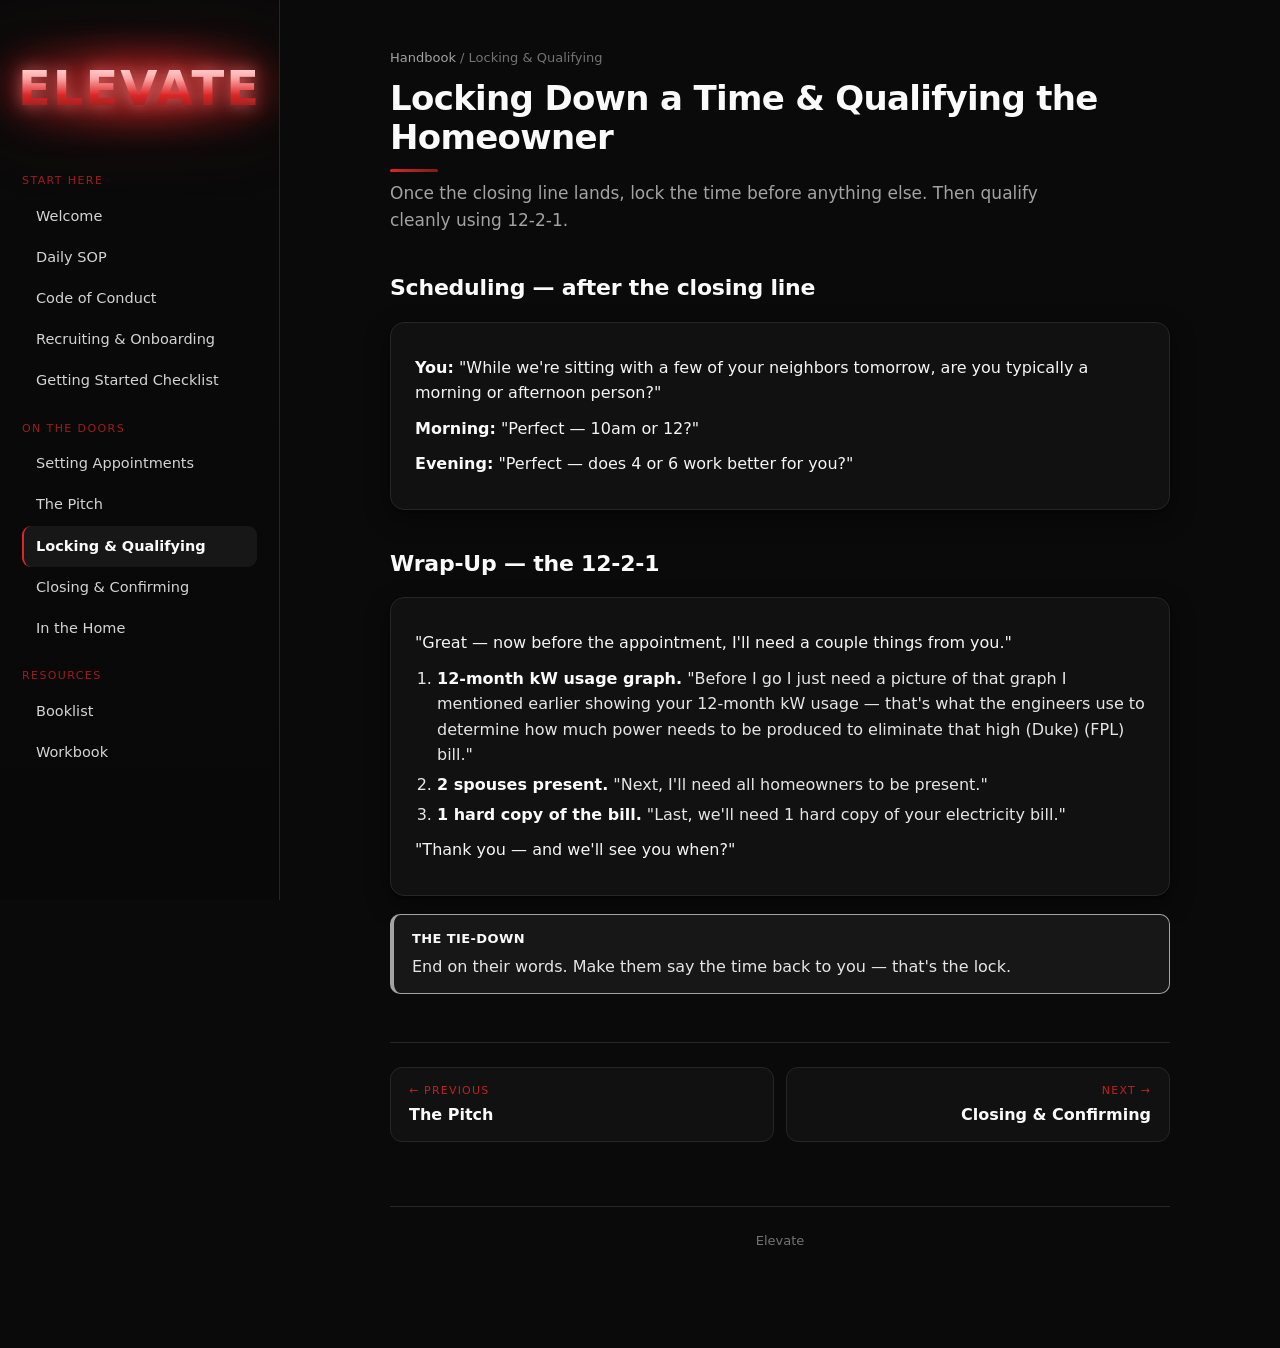
<file: qualifying.html>
<!doctype html>
<html lang="en">
<head>
<meta charset="utf-8" />
<meta name="viewport" content="width=device-width,initial-scale=1" />
<title>Locking & Qualifying — Elevate</title>
<style>
/* ===== Elevate Handbook · Onyx + Pulsing Red theme ===== */
*,*::before,*::after{box-sizing:border-box}
html,body{margin:0;padding:0}
:root{
  --bg:#0a0a0a;
  --surface:#111111;
  --surface-2:#161616;
  --sidebar:#0a0a0a;
  --sidebar-2:#080808;
  --ink:#f5f5f5;
  --ink-muted:#a3a3a3;
  --ink-dim:#737373;
  --line:#262626;
  --line-strong:#3f3f3f;
  /* All "gold" tokens have been remapped to the red palette so the rest
     of the stylesheet stays consistent without renaming every rule. */
  --gold:#dc2626;          /* primary red */
  --gold-light:#fca5a5;    /* soft red highlight */
  --gold-deep:#7f1d1d;     /* deep red */
  --red:#dc2626;
  --red-light:#fca5a5;
  --red-deep:#7f1d1d;
  --good:#22c55e;
  --shadow:0 1px 2px rgba(0,0,0,.4),0 8px 24px rgba(0,0,0,.45);
  --radius:14px;
  --maxw:780px;
}
html{scroll-behavior:smooth;background:var(--bg)}
body{
  font-family: ui-sans-serif,system-ui,-apple-system,Segoe UI,Roboto,Inter,Helvetica,Arial,sans-serif;
  color:var(--ink);
  background:var(--bg);
  line-height:1.6;
  -webkit-font-smoothing:antialiased;
}

/* ----- Layout ----- */
.app{display:grid;grid-template-columns:280px 1fr;min-height:100vh}
.sidebar{
  position:sticky;top:0;align-self:start;
  height:100vh;overflow-y:auto;
  background:linear-gradient(180deg,var(--sidebar) 0%,var(--sidebar-2) 100%);
  color:#e5e5e5;padding:28px 22px;
  border-right:1px solid var(--line);
}
.sidebar::-webkit-scrollbar{width:6px}
.sidebar::-webkit-scrollbar-thumb{background:#262626;border-radius:6px}

.brand{
  position:relative;
  display:flex;flex-direction:column;align-items:center;justify-content:center;
  gap:12px;margin:0 auto 30px;padding:36px 0 30px;
  text-decoration:none;color:#fff;text-align:center;
  isolation:isolate;
}
.brand::before{
  content:"";
  position:absolute;
  inset:-20% -20% -10% -20%;
  background:
    radial-gradient(ellipse 65% 55% at 50% 55%,
      rgba(248,113,113,.55) 0%,
      rgba(220,38,38,.40) 28%,
      rgba(127,29,29,.18) 55%,
      rgba(127,29,29,0) 78%);
  filter:blur(6px);
  z-index:-1;pointer-events:none;
  animation:halo 4s ease-in-out infinite;
}
.brand .mark{display:none}
.brand .name{
  font-size:48px;
  font-weight:900;
  letter-spacing:2px;
  line-height:1;
  text-transform:uppercase;
  background:linear-gradient(180deg,#ffe4e4 0%,#fca5a5 30%,#dc2626 65%,#7f1d1d 100%);
  -webkit-background-clip:text;background-clip:text;
  -webkit-text-fill-color:transparent;color:transparent;
  filter:
    drop-shadow(0 0 8px rgba(248,113,113,.75))
    drop-shadow(0 0 20px rgba(220,38,38,.55))
    drop-shadow(0 0 40px rgba(220,38,38,.35));
  animation:glow 4s ease-in-out infinite;
}
@keyframes glow{
  0%,100%{filter:
    drop-shadow(0 0 8px rgba(248,113,113,.75))
    drop-shadow(0 0 20px rgba(220,38,38,.55))
    drop-shadow(0 0 40px rgba(220,38,38,.35));}
  50%{filter:
    drop-shadow(0 0 14px rgba(252,165,165,1))
    drop-shadow(0 0 30px rgba(248,113,113,.8))
    drop-shadow(0 0 60px rgba(220,38,38,.6));}
}
@keyframes halo{
  0%,100%{opacity:.85;transform:scale(1)}
  50%{opacity:1;transform:scale(1.08)}
}
@media (prefers-reduced-motion:reduce){
  .brand .name,.brand::before{animation:none}
}

/* ===== Hero landing page (body.landing) ===== */
body.landing .app{display:block}
body.landing .sidebar{display:none}
body.landing .menu-btn{display:none}

body.landing{
  background:
    /* subtle grid */
    linear-gradient(rgba(82,82,91,.18) 1px, transparent 1px) 0 0/64px 64px,
    linear-gradient(90deg, rgba(82,82,91,.18) 1px, transparent 1px) 0 0/64px 64px,
    /* deep red vignette behind everything */
    radial-gradient(ellipse 80% 70% at 50% 30%, rgba(127,29,29,.55) 0%, rgba(80,10,10,.35) 30%, rgba(10,10,10,.95) 70%, #0a0a0a 100%),
    #0a0a0a;
}

.hero{
  min-height:100vh;
  display:flex;flex-direction:column;align-items:center;justify-content:center;
  text-align:center;padding:60px 24px;position:relative;
}
.hero::after{
  /* outer vignette so edges stay dark */
  content:"";position:absolute;inset:0;pointer-events:none;
  background:radial-gradient(ellipse 60% 50% at 50% 50%, transparent 40%, rgba(10,10,10,.85) 100%);
}
.hero-badge{
  display:inline-block;padding:8px 22px;
  border:1px solid #dc2626;
  color:#fca5a5;
  font-size:12px;letter-spacing:3px;font-weight:700;
  text-transform:uppercase;
  background:rgba(127,29,29,.15);
  border-radius:4px;
  margin-bottom:36px;
  text-shadow:0 0 8px rgba(220,38,38,.4);
}
.hero-name{
  font-size:clamp(72px, 12vw, 148px);
  font-weight:900;
  letter-spacing:4px;
  line-height:.95;
  text-transform:uppercase;
  margin:0;
  background:linear-gradient(180deg,#ffe4e4 0%,#fca5a5 30%,#dc2626 65%,#7f1d1d 100%);
  -webkit-background-clip:text;background-clip:text;
  -webkit-text-fill-color:transparent;color:transparent;
  filter:
    drop-shadow(0 0 14px rgba(252,165,165,.85))
    drop-shadow(0 0 30px rgba(220,38,38,.65))
    drop-shadow(0 0 70px rgba(220,38,38,.45));
  animation:heroGlow 4s ease-in-out infinite;
  position:relative;z-index:2;
}
@keyframes heroGlow{
  0%,100%{filter:
    drop-shadow(0 0 14px rgba(252,165,165,.85))
    drop-shadow(0 0 30px rgba(220,38,38,.65))
    drop-shadow(0 0 70px rgba(220,38,38,.45));}
  50%{filter:
    drop-shadow(0 0 20px rgba(255,200,200,1))
    drop-shadow(0 0 45px rgba(248,113,113,.85))
    drop-shadow(0 0 100px rgba(220,38,38,.7));}
}
.hero-sub{
  margin-top:24px;
  font-size:14px;letter-spacing:6px;font-weight:600;
  color:#e5e5e5;text-transform:uppercase;
  position:relative;z-index:2;
}
.hero-divider{
  width:60px;height:3px;background:linear-gradient(90deg,#7f1d1d,#dc2626,#7f1d1d);
  margin:28px auto;border-radius:2px;
  box-shadow:0 0 12px rgba(220,38,38,.6);
  position:relative;z-index:2;
}
.hero-tagline{
  max-width:520px;margin:0 auto 44px;
  color:#d4d4d4;font-size:16px;line-height:1.6;
  position:relative;z-index:2;
}
.hero-cta{
  display:inline-block;color:#fca5a5;text-decoration:none;
  font-size:13px;letter-spacing:5px;text-transform:uppercase;font-weight:700;
  padding:12px 0;border-bottom:1px solid rgba(220,38,38,.5);
  position:relative;z-index:2;
  transition:color .15s,border-color .15s;
}
.hero-cta:hover{color:#fff;border-bottom-color:#dc2626;}
.hero-cta::after{content:" ↓";display:inline-block;margin-left:6px;animation:bounce 2s infinite}
@keyframes bounce{
  0%,100%{transform:translateY(0)}
  50%{transform:translateY(4px)}
}

/* Sections grid below the hero on the landing */
.landing-sections{
  max-width:1100px;margin:0 auto;padding:80px 24px 80px;
  position:relative;z-index:1;
}
.landing-sections h2{
  text-align:center;margin:0 0 8px;font-size:13px;
  letter-spacing:5px;text-transform:uppercase;color:#fca5a5;font-weight:700;
}
.landing-sections h2::after{content:none}
.landing-sections .lede{
  text-align:center;margin:0 auto 40px;color:#a3a3a3;
}

.nav-group{margin:18px 0 6px;font-size:11px;letter-spacing:1.4px;text-transform:uppercase;color:var(--gold);opacity:.7}
.nav a{
  display:block;padding:9px 12px;border-radius:9px;color:#d4d4d4;
  text-decoration:none;font-size:14.5px;
  border-left:2px solid transparent;
  transition:background .15s ease,color .15s ease,border-color .15s ease;
}
.nav a:hover{background:#161616;color:#fafafa}
.nav a.active{background:#171717;color:#fafafa;font-weight:600;border-left-color:var(--gold)}

.content{padding:48px 56px 96px;max-width:calc(var(--maxw) + 112px);margin:0 auto;width:100%;background:var(--bg)}
.crumbs{font-size:13px;color:var(--ink-dim);margin-bottom:10px}
.crumbs a{color:var(--ink-muted);text-decoration:none}
.crumbs a:hover{color:var(--gold)}

h1{font-size:34px;line-height:1.15;margin:0 0 8px;letter-spacing:-.02em;color:#fafafa}
h1::after{
  content:"";display:block;width:48px;height:3px;margin-top:12px;border-radius:2px;
  background:linear-gradient(90deg,var(--gold),var(--gold-deep));
}
h2{font-size:22px;margin:36px 0 10px;letter-spacing:-.01em;color:#fafafa}
h3{font-size:17px;margin:22px 0 6px;color:#fafafa}
.lede{font-size:17px;color:var(--ink-muted);margin:0 0 28px;max-width:65ch}

p{margin:10px 0}
ul,ol{padding-left:22px;margin:10px 0}
li{margin:4px 0;color:#e5e5e5}

a{color:var(--gold);text-decoration-color:rgba(220,38,38,.4)}
a:hover{color:var(--gold-light)}

strong{color:#fafafa}
em{color:#e5e5e5}

/* ----- Cards & callouts ----- */
.card{
  background:var(--surface);
  border:1px solid var(--line);
  border-radius:var(--radius);
  padding:22px 24px;box-shadow:var(--shadow);margin:16px 0;
}
.card h3:first-child{margin-top:0}

.callout{
  border:1px solid var(--gold);
  border-left-width:4px;
  background:#1a0e0e;
  color:var(--gold-light);
  padding:14px 18px;border-radius:10px;margin:18px 0;
}
.callout.warn{
  border-color:#ef4444;
  border-left-width:4px;
  background:#220e0e;
  color:#fecaca;
  box-shadow:0 0 24px rgba(239,68,68,.18);
}
.callout.tip{
  border-color:#a3a3a3;
  background:#171717;
  color:#e5e5e5;
}
.callout strong{
  display:block;font-size:13px;letter-spacing:.4px;text-transform:uppercase;
  margin-bottom:4px;color:var(--gold);
}
.callout.warn strong{color:var(--red-light)}
.callout.tip strong{color:#fafafa}

.kbd{
  display:inline-block;padding:2px 7px;border:1px solid var(--line-strong);
  border-bottom-width:2px;border-radius:6px;background:#1a1a1a;color:var(--gold-light);
  font-size:12px;font-family:ui-monospace,SFMono-Regular,Menlo,monospace;
}

.steps{counter-reset:step;list-style:none;padding:0;margin:18px 0;display:grid;gap:10px}
.steps li{
  position:relative;padding:14px 16px 14px 56px;background:var(--surface);
  border:1px solid var(--line);border-radius:12px;box-shadow:var(--shadow);color:#e5e5e5;
}
.steps li::before{
  counter-increment:step;content:counter(step);
  position:absolute;left:14px;top:18px;
  width:30px;height:30px;border-radius:50%;
  background:linear-gradient(135deg,var(--red) 0%,var(--red-deep) 100%);
  color:#fff;
  display:grid;place-items:center;font-weight:800;font-size:14px;
  box-shadow:0 2px 10px rgba(220,38,38,.55), 0 0 0 1px rgba(248,113,113,.2) inset;
}
.steps li ul,.steps li ol{margin-top:8px}

.tag{
  display:inline-block;padding:3px 9px;border-radius:999px;font-size:12px;
  background:#1a0e0e;color:var(--gold);font-weight:600;letter-spacing:.2px;
  border:1px solid rgba(220,38,38,.35);
}
.tag.amber{background:#1a0e0e;color:var(--red-light);border-color:rgba(220,38,38,.3)}
.tag.green{background:#0e1a10;color:#86efac;border-color:rgba(34,197,94,.3)}

.grid-2{display:grid;grid-template-columns:1fr 1fr;gap:14px;margin:18px 0}
@media (max-width:720px){.grid-2{grid-template-columns:1fr}}

.next-prev{
  display:flex;justify-content:space-between;gap:12px;
  margin-top:48px;padding-top:24px;border-top:1px solid var(--line);
}
.next-prev a{
  flex:1;padding:14px 18px;border:1px solid var(--line);border-radius:12px;
  background:var(--surface);text-decoration:none;color:var(--ink);
  display:flex;flex-direction:column;
  transition:border-color .15s ease,background .15s ease;
}
.next-prev a:hover{border-color:var(--gold);background:#171717}
.next-prev .label{font-size:11px;letter-spacing:1.2px;text-transform:uppercase;color:var(--gold);opacity:.85}
.next-prev .title{font-weight:600;margin-top:2px;color:#fafafa}
.next-prev .right{text-align:right}

.toc{display:grid;grid-template-columns:repeat(auto-fill,minmax(220px,1fr));gap:14px;margin:24px 0}
.toc a{
  padding:18px;border:1px solid var(--line);border-radius:12px;background:var(--surface);
  text-decoration:none;color:var(--ink);box-shadow:var(--shadow);
  transition:all .15s;position:relative;overflow:hidden;
}
.toc a::before{
  content:"";position:absolute;left:0;top:0;bottom:0;width:3px;
  background:linear-gradient(180deg,var(--gold),var(--gold-deep));
  opacity:0;transition:opacity .15s;
}
.toc a:hover{border-color:var(--gold);transform:translateY(-1px);background:#171717}
.toc a:hover::before{opacity:1}
.toc .num{font-size:11px;letter-spacing:1.4px;color:var(--gold);font-weight:700;text-transform:uppercase}
.toc .ttl{font-weight:700;margin-top:4px;color:#fafafa}
.toc .desc{font-size:13.5px;color:var(--ink-muted);margin-top:4px}

footer{margin-top:64px;color:var(--ink-dim);font-size:13px;text-align:center;
  padding-top:24px;border-top:1px solid var(--line)}

/* ----- Workbook editable lines (override for dark mode) ----- */
.work-card{background:var(--surface);border:1px solid var(--line);border-radius:14px;
  padding:22px 24px;box-shadow:var(--shadow);margin:16px 0}
.work-card h3{margin-top:0;color:#fafafa}
.work-card .lines{display:grid;gap:10px;margin-top:12px}
.work-card .line{
  border-bottom:1px solid var(--line-strong);min-height:30px;outline:none;
  color:#fafafa;padding:4px 2px;
}
.work-card .line[contenteditable]:focus{border-bottom-color:var(--gold)}
.work-card .line[contenteditable]:empty::before{content:attr(data-placeholder);color:#525252}
.actions{display:flex;gap:10px;margin:8px 0 18px}
.actions button{
  background:linear-gradient(135deg,var(--red) 0%,var(--red-deep) 100%);
  color:#fff;border:0;border-radius:9px;padding:9px 16px;
  font-weight:700;cursor:pointer;font-size:14px;letter-spacing:.5px;
  box-shadow:0 4px 14px rgba(220,38,38,.5), 0 0 0 1px rgba(248,113,113,.25) inset;
}
.actions button.ghost{background:var(--surface);color:#fafafa;border:1px solid var(--line-strong);box-shadow:none}
.actions button:hover{filter:brightness(1.08)}

/* ----- Mobile ----- */
.menu-btn{display:none;position:fixed;top:14px;left:14px;z-index:30;
  background:#0a0a0a;color:var(--gold);border:1px solid var(--gold);border-radius:10px;
  width:40px;height:40px;font-size:20px;cursor:pointer;box-shadow:var(--shadow);
}
@media (max-width:900px){
  .app{grid-template-columns:1fr}
  .sidebar{
    position:fixed;top:0;left:0;height:100vh;width:280px;z-index:20;
    transform:translateX(-100%);transition:transform .2s ease;
  }
  .sidebar.open{transform:translateX(0)}
  .menu-btn{display:block}
  .content{padding:64px 22px 64px}
}

::selection{background:var(--red);color:#fff}

</style>
</head>
<body>
<button class="menu-btn" aria-label="Open menu" onclick="document.querySelector('.sidebar').classList.toggle('open')">☰</button>
<div class="app">
  <aside class="sidebar">
    <a class="brand" href="index.html"><span class="mark">E</span><span class="name">Elevate</span></a>
    <div class="nav">
      <div class="nav-group">Start Here</div>
      <a href="index.html">Welcome</a>
      <a href="daily-sop.html">Daily SOP</a>
      <a href="code-of-conduct.html">Code of Conduct</a>
      <a href="recruiting.html">Recruiting & Onboarding</a>
      <a href="getting-started.html">Getting Started Checklist</a>
      <div class="nav-group">On the Doors</div>
      <a href="setting-appointments.html">Setting Appointments</a>
      <a href="pitch.html">The Pitch</a>
      <a href="qualifying.html" class="active">Locking & Qualifying</a>
      <a href="closing.html">Closing & Confirming</a>
      <a href="in-the-home.html">In the Home</a>
      <div class="nav-group">Resources</div>
      <a href="booklist.html">Booklist</a>
      <a href="workbook.html">Workbook</a>
    </div>
  </aside>

  <main class="content">
    <div class="crumbs"><a href="index.html">Handbook</a> / Locking & Qualifying</div>
    <h1>Locking Down a Time & Qualifying the Homeowner</h1>
    <p class="lede">Once the closing line lands, lock the time before anything else. Then qualify cleanly using 12‑2‑1.</p>

    <h2>Scheduling — after the closing line</h2>
    <div class="card">
      <p><strong>You:</strong> "While we're sitting with a few of your neighbors tomorrow, are you typically a morning or afternoon person?"</p>
      <p><strong>Morning:</strong> "Perfect — 10am or 12?"</p>
      <p><strong>Evening:</strong> "Perfect — does 4 or 6 work better for you?"</p>
    </div>

    <h2>Wrap‑Up — the 12‑2‑1</h2>
    <div class="card">
      <p>"Great — now before the appointment, I'll need a couple things from you."</p>
      <ol>
        <li><strong>12‑month kW usage graph.</strong> "Before I go I just need a picture of that graph I mentioned earlier showing your 12‑month kW usage — that's what the engineers use to determine how much power needs to be produced to eliminate that high (Duke) (FPL) bill."</li>
        <li><strong>2 spouses present.</strong> "Next, I'll need all homeowners to be present."</li>
        <li><strong>1 hard copy of the bill.</strong> "Last, we'll need 1 hard copy of your electricity bill."</li>
      </ol>
      <p>"Thank you — and we'll see you when?"</p>
    </div>

    <div class="callout tip"><strong>The tie‑down</strong>End on their words. Make them say the time back to you — that's the lock.</div>

    <div class="next-prev">
      <a href="pitch.html"><span class="label">← Previous</span><span class="title">The Pitch</span></a>
      <a href="closing.html" class="right"><span class="label">Next →</span><span class="title">Closing & Confirming</span></a>
    </div>
    <footer>Elevate</footer>
  </main>
</div>
</body>
</html>
</file>
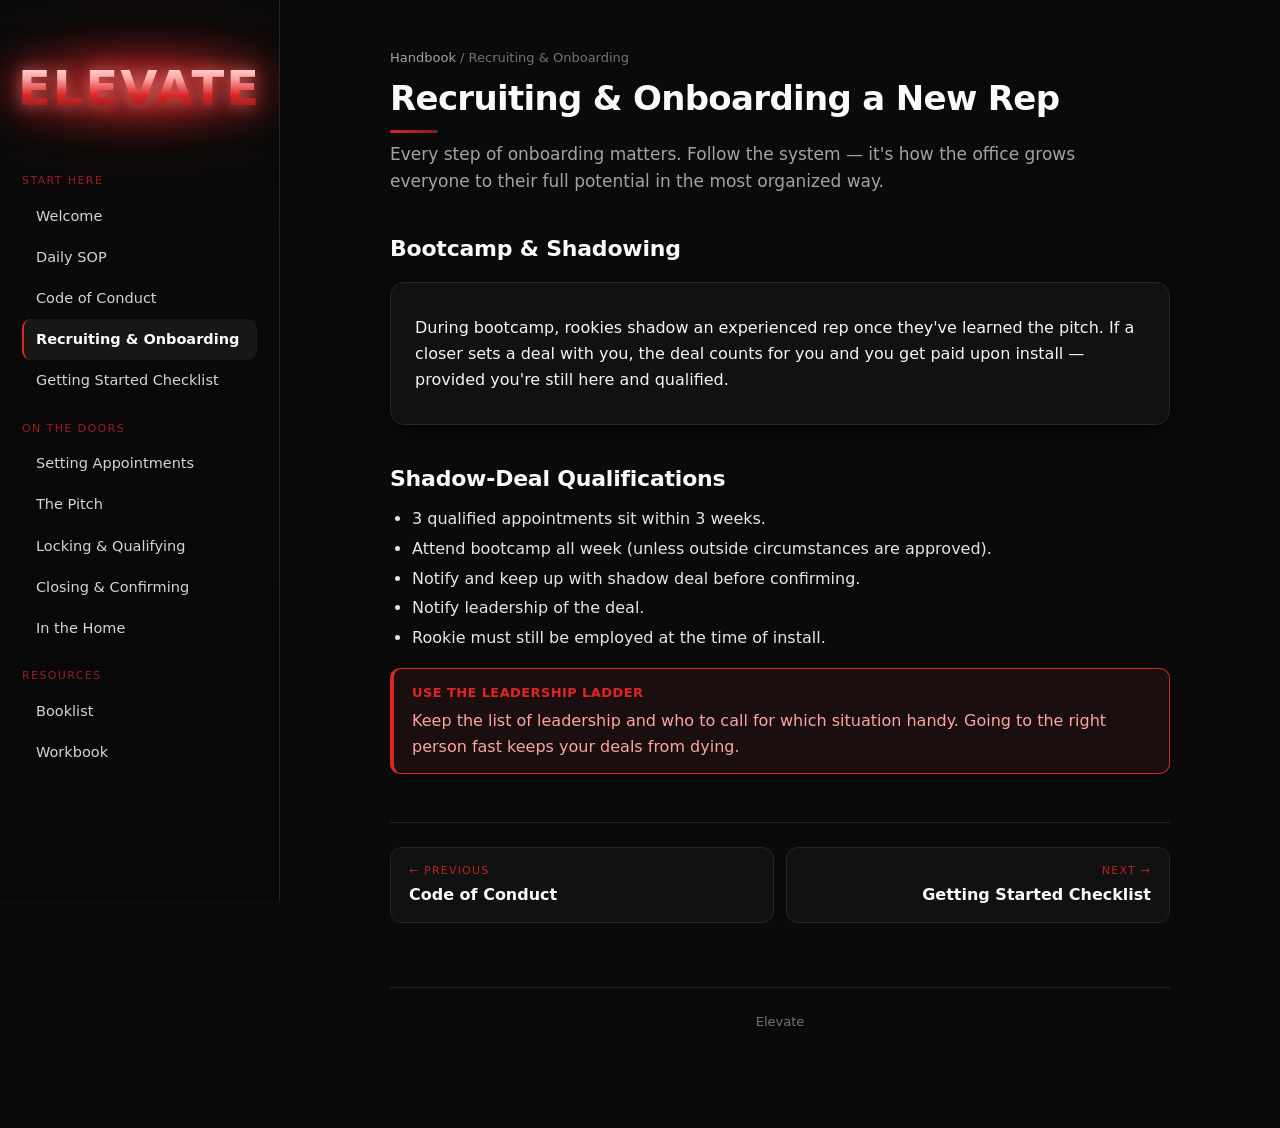
<file: recruiting.html>
<!doctype html>
<html lang="en">
<head>
<meta charset="utf-8" />
<meta name="viewport" content="width=device-width,initial-scale=1" />
<title>Recruiting & Onboarding — Elevate</title>
<style>
/* ===== Elevate Handbook · Onyx + Pulsing Red theme ===== */
*,*::before,*::after{box-sizing:border-box}
html,body{margin:0;padding:0}
:root{
  --bg:#0a0a0a;
  --surface:#111111;
  --surface-2:#161616;
  --sidebar:#0a0a0a;
  --sidebar-2:#080808;
  --ink:#f5f5f5;
  --ink-muted:#a3a3a3;
  --ink-dim:#737373;
  --line:#262626;
  --line-strong:#3f3f3f;
  /* All "gold" tokens have been remapped to the red palette so the rest
     of the stylesheet stays consistent without renaming every rule. */
  --gold:#dc2626;          /* primary red */
  --gold-light:#fca5a5;    /* soft red highlight */
  --gold-deep:#7f1d1d;     /* deep red */
  --red:#dc2626;
  --red-light:#fca5a5;
  --red-deep:#7f1d1d;
  --good:#22c55e;
  --shadow:0 1px 2px rgba(0,0,0,.4),0 8px 24px rgba(0,0,0,.45);
  --radius:14px;
  --maxw:780px;
}
html{scroll-behavior:smooth;background:var(--bg)}
body{
  font-family: ui-sans-serif,system-ui,-apple-system,Segoe UI,Roboto,Inter,Helvetica,Arial,sans-serif;
  color:var(--ink);
  background:var(--bg);
  line-height:1.6;
  -webkit-font-smoothing:antialiased;
}

/* ----- Layout ----- */
.app{display:grid;grid-template-columns:280px 1fr;min-height:100vh}
.sidebar{
  position:sticky;top:0;align-self:start;
  height:100vh;overflow-y:auto;
  background:linear-gradient(180deg,var(--sidebar) 0%,var(--sidebar-2) 100%);
  color:#e5e5e5;padding:28px 22px;
  border-right:1px solid var(--line);
}
.sidebar::-webkit-scrollbar{width:6px}
.sidebar::-webkit-scrollbar-thumb{background:#262626;border-radius:6px}

.brand{
  position:relative;
  display:flex;flex-direction:column;align-items:center;justify-content:center;
  gap:12px;margin:0 auto 30px;padding:36px 0 30px;
  text-decoration:none;color:#fff;text-align:center;
  isolation:isolate;
}
.brand::before{
  content:"";
  position:absolute;
  inset:-20% -20% -10% -20%;
  background:
    radial-gradient(ellipse 65% 55% at 50% 55%,
      rgba(248,113,113,.55) 0%,
      rgba(220,38,38,.40) 28%,
      rgba(127,29,29,.18) 55%,
      rgba(127,29,29,0) 78%);
  filter:blur(6px);
  z-index:-1;pointer-events:none;
  animation:halo 4s ease-in-out infinite;
}
.brand .mark{display:none}
.brand .name{
  font-size:48px;
  font-weight:900;
  letter-spacing:2px;
  line-height:1;
  text-transform:uppercase;
  background:linear-gradient(180deg,#ffe4e4 0%,#fca5a5 30%,#dc2626 65%,#7f1d1d 100%);
  -webkit-background-clip:text;background-clip:text;
  -webkit-text-fill-color:transparent;color:transparent;
  filter:
    drop-shadow(0 0 8px rgba(248,113,113,.75))
    drop-shadow(0 0 20px rgba(220,38,38,.55))
    drop-shadow(0 0 40px rgba(220,38,38,.35));
  animation:glow 4s ease-in-out infinite;
}
@keyframes glow{
  0%,100%{filter:
    drop-shadow(0 0 8px rgba(248,113,113,.75))
    drop-shadow(0 0 20px rgba(220,38,38,.55))
    drop-shadow(0 0 40px rgba(220,38,38,.35));}
  50%{filter:
    drop-shadow(0 0 14px rgba(252,165,165,1))
    drop-shadow(0 0 30px rgba(248,113,113,.8))
    drop-shadow(0 0 60px rgba(220,38,38,.6));}
}
@keyframes halo{
  0%,100%{opacity:.85;transform:scale(1)}
  50%{opacity:1;transform:scale(1.08)}
}
@media (prefers-reduced-motion:reduce){
  .brand .name,.brand::before{animation:none}
}

/* ===== Hero landing page (body.landing) ===== */
body.landing .app{display:block}
body.landing .sidebar{display:none}
body.landing .menu-btn{display:none}

body.landing{
  background:
    /* subtle grid */
    linear-gradient(rgba(82,82,91,.18) 1px, transparent 1px) 0 0/64px 64px,
    linear-gradient(90deg, rgba(82,82,91,.18) 1px, transparent 1px) 0 0/64px 64px,
    /* deep red vignette behind everything */
    radial-gradient(ellipse 80% 70% at 50% 30%, rgba(127,29,29,.55) 0%, rgba(80,10,10,.35) 30%, rgba(10,10,10,.95) 70%, #0a0a0a 100%),
    #0a0a0a;
}

.hero{
  min-height:100vh;
  display:flex;flex-direction:column;align-items:center;justify-content:center;
  text-align:center;padding:60px 24px;position:relative;
}
.hero::after{
  /* outer vignette so edges stay dark */
  content:"";position:absolute;inset:0;pointer-events:none;
  background:radial-gradient(ellipse 60% 50% at 50% 50%, transparent 40%, rgba(10,10,10,.85) 100%);
}
.hero-badge{
  display:inline-block;padding:8px 22px;
  border:1px solid #dc2626;
  color:#fca5a5;
  font-size:12px;letter-spacing:3px;font-weight:700;
  text-transform:uppercase;
  background:rgba(127,29,29,.15);
  border-radius:4px;
  margin-bottom:36px;
  text-shadow:0 0 8px rgba(220,38,38,.4);
}
.hero-name{
  font-size:clamp(72px, 12vw, 148px);
  font-weight:900;
  letter-spacing:4px;
  line-height:.95;
  text-transform:uppercase;
  margin:0;
  background:linear-gradient(180deg,#ffe4e4 0%,#fca5a5 30%,#dc2626 65%,#7f1d1d 100%);
  -webkit-background-clip:text;background-clip:text;
  -webkit-text-fill-color:transparent;color:transparent;
  filter:
    drop-shadow(0 0 14px rgba(252,165,165,.85))
    drop-shadow(0 0 30px rgba(220,38,38,.65))
    drop-shadow(0 0 70px rgba(220,38,38,.45));
  animation:heroGlow 4s ease-in-out infinite;
  position:relative;z-index:2;
}
@keyframes heroGlow{
  0%,100%{filter:
    drop-shadow(0 0 14px rgba(252,165,165,.85))
    drop-shadow(0 0 30px rgba(220,38,38,.65))
    drop-shadow(0 0 70px rgba(220,38,38,.45));}
  50%{filter:
    drop-shadow(0 0 20px rgba(255,200,200,1))
    drop-shadow(0 0 45px rgba(248,113,113,.85))
    drop-shadow(0 0 100px rgba(220,38,38,.7));}
}
.hero-sub{
  margin-top:24px;
  font-size:14px;letter-spacing:6px;font-weight:600;
  color:#e5e5e5;text-transform:uppercase;
  position:relative;z-index:2;
}
.hero-divider{
  width:60px;height:3px;background:linear-gradient(90deg,#7f1d1d,#dc2626,#7f1d1d);
  margin:28px auto;border-radius:2px;
  box-shadow:0 0 12px rgba(220,38,38,.6);
  position:relative;z-index:2;
}
.hero-tagline{
  max-width:520px;margin:0 auto 44px;
  color:#d4d4d4;font-size:16px;line-height:1.6;
  position:relative;z-index:2;
}
.hero-cta{
  display:inline-block;color:#fca5a5;text-decoration:none;
  font-size:13px;letter-spacing:5px;text-transform:uppercase;font-weight:700;
  padding:12px 0;border-bottom:1px solid rgba(220,38,38,.5);
  position:relative;z-index:2;
  transition:color .15s,border-color .15s;
}
.hero-cta:hover{color:#fff;border-bottom-color:#dc2626;}
.hero-cta::after{content:" ↓";display:inline-block;margin-left:6px;animation:bounce 2s infinite}
@keyframes bounce{
  0%,100%{transform:translateY(0)}
  50%{transform:translateY(4px)}
}

/* Sections grid below the hero on the landing */
.landing-sections{
  max-width:1100px;margin:0 auto;padding:80px 24px 80px;
  position:relative;z-index:1;
}
.landing-sections h2{
  text-align:center;margin:0 0 8px;font-size:13px;
  letter-spacing:5px;text-transform:uppercase;color:#fca5a5;font-weight:700;
}
.landing-sections h2::after{content:none}
.landing-sections .lede{
  text-align:center;margin:0 auto 40px;color:#a3a3a3;
}

.nav-group{margin:18px 0 6px;font-size:11px;letter-spacing:1.4px;text-transform:uppercase;color:var(--gold);opacity:.7}
.nav a{
  display:block;padding:9px 12px;border-radius:9px;color:#d4d4d4;
  text-decoration:none;font-size:14.5px;
  border-left:2px solid transparent;
  transition:background .15s ease,color .15s ease,border-color .15s ease;
}
.nav a:hover{background:#161616;color:#fafafa}
.nav a.active{background:#171717;color:#fafafa;font-weight:600;border-left-color:var(--gold)}

.content{padding:48px 56px 96px;max-width:calc(var(--maxw) + 112px);margin:0 auto;width:100%;background:var(--bg)}
.crumbs{font-size:13px;color:var(--ink-dim);margin-bottom:10px}
.crumbs a{color:var(--ink-muted);text-decoration:none}
.crumbs a:hover{color:var(--gold)}

h1{font-size:34px;line-height:1.15;margin:0 0 8px;letter-spacing:-.02em;color:#fafafa}
h1::after{
  content:"";display:block;width:48px;height:3px;margin-top:12px;border-radius:2px;
  background:linear-gradient(90deg,var(--gold),var(--gold-deep));
}
h2{font-size:22px;margin:36px 0 10px;letter-spacing:-.01em;color:#fafafa}
h3{font-size:17px;margin:22px 0 6px;color:#fafafa}
.lede{font-size:17px;color:var(--ink-muted);margin:0 0 28px;max-width:65ch}

p{margin:10px 0}
ul,ol{padding-left:22px;margin:10px 0}
li{margin:4px 0;color:#e5e5e5}

a{color:var(--gold);text-decoration-color:rgba(220,38,38,.4)}
a:hover{color:var(--gold-light)}

strong{color:#fafafa}
em{color:#e5e5e5}

/* ----- Cards & callouts ----- */
.card{
  background:var(--surface);
  border:1px solid var(--line);
  border-radius:var(--radius);
  padding:22px 24px;box-shadow:var(--shadow);margin:16px 0;
}
.card h3:first-child{margin-top:0}

.callout{
  border:1px solid var(--gold);
  border-left-width:4px;
  background:#1a0e0e;
  color:var(--gold-light);
  padding:14px 18px;border-radius:10px;margin:18px 0;
}
.callout.warn{
  border-color:#ef4444;
  border-left-width:4px;
  background:#220e0e;
  color:#fecaca;
  box-shadow:0 0 24px rgba(239,68,68,.18);
}
.callout.tip{
  border-color:#a3a3a3;
  background:#171717;
  color:#e5e5e5;
}
.callout strong{
  display:block;font-size:13px;letter-spacing:.4px;text-transform:uppercase;
  margin-bottom:4px;color:var(--gold);
}
.callout.warn strong{color:var(--red-light)}
.callout.tip strong{color:#fafafa}

.kbd{
  display:inline-block;padding:2px 7px;border:1px solid var(--line-strong);
  border-bottom-width:2px;border-radius:6px;background:#1a1a1a;color:var(--gold-light);
  font-size:12px;font-family:ui-monospace,SFMono-Regular,Menlo,monospace;
}

.steps{counter-reset:step;list-style:none;padding:0;margin:18px 0;display:grid;gap:10px}
.steps li{
  position:relative;padding:14px 16px 14px 56px;background:var(--surface);
  border:1px solid var(--line);border-radius:12px;box-shadow:var(--shadow);color:#e5e5e5;
}
.steps li::before{
  counter-increment:step;content:counter(step);
  position:absolute;left:14px;top:18px;
  width:30px;height:30px;border-radius:50%;
  background:linear-gradient(135deg,var(--red) 0%,var(--red-deep) 100%);
  color:#fff;
  display:grid;place-items:center;font-weight:800;font-size:14px;
  box-shadow:0 2px 10px rgba(220,38,38,.55), 0 0 0 1px rgba(248,113,113,.2) inset;
}
.steps li ul,.steps li ol{margin-top:8px}

.tag{
  display:inline-block;padding:3px 9px;border-radius:999px;font-size:12px;
  background:#1a0e0e;color:var(--gold);font-weight:600;letter-spacing:.2px;
  border:1px solid rgba(220,38,38,.35);
}
.tag.amber{background:#1a0e0e;color:var(--red-light);border-color:rgba(220,38,38,.3)}
.tag.green{background:#0e1a10;color:#86efac;border-color:rgba(34,197,94,.3)}

.grid-2{display:grid;grid-template-columns:1fr 1fr;gap:14px;margin:18px 0}
@media (max-width:720px){.grid-2{grid-template-columns:1fr}}

.next-prev{
  display:flex;justify-content:space-between;gap:12px;
  margin-top:48px;padding-top:24px;border-top:1px solid var(--line);
}
.next-prev a{
  flex:1;padding:14px 18px;border:1px solid var(--line);border-radius:12px;
  background:var(--surface);text-decoration:none;color:var(--ink);
  display:flex;flex-direction:column;
  transition:border-color .15s ease,background .15s ease;
}
.next-prev a:hover{border-color:var(--gold);background:#171717}
.next-prev .label{font-size:11px;letter-spacing:1.2px;text-transform:uppercase;color:var(--gold);opacity:.85}
.next-prev .title{font-weight:600;margin-top:2px;color:#fafafa}
.next-prev .right{text-align:right}

.toc{display:grid;grid-template-columns:repeat(auto-fill,minmax(220px,1fr));gap:14px;margin:24px 0}
.toc a{
  padding:18px;border:1px solid var(--line);border-radius:12px;background:var(--surface);
  text-decoration:none;color:var(--ink);box-shadow:var(--shadow);
  transition:all .15s;position:relative;overflow:hidden;
}
.toc a::before{
  content:"";position:absolute;left:0;top:0;bottom:0;width:3px;
  background:linear-gradient(180deg,var(--gold),var(--gold-deep));
  opacity:0;transition:opacity .15s;
}
.toc a:hover{border-color:var(--gold);transform:translateY(-1px);background:#171717}
.toc a:hover::before{opacity:1}
.toc .num{font-size:11px;letter-spacing:1.4px;color:var(--gold);font-weight:700;text-transform:uppercase}
.toc .ttl{font-weight:700;margin-top:4px;color:#fafafa}
.toc .desc{font-size:13.5px;color:var(--ink-muted);margin-top:4px}

footer{margin-top:64px;color:var(--ink-dim);font-size:13px;text-align:center;
  padding-top:24px;border-top:1px solid var(--line)}

/* ----- Workbook editable lines (override for dark mode) ----- */
.work-card{background:var(--surface);border:1px solid var(--line);border-radius:14px;
  padding:22px 24px;box-shadow:var(--shadow);margin:16px 0}
.work-card h3{margin-top:0;color:#fafafa}
.work-card .lines{display:grid;gap:10px;margin-top:12px}
.work-card .line{
  border-bottom:1px solid var(--line-strong);min-height:30px;outline:none;
  color:#fafafa;padding:4px 2px;
}
.work-card .line[contenteditable]:focus{border-bottom-color:var(--gold)}
.work-card .line[contenteditable]:empty::before{content:attr(data-placeholder);color:#525252}
.actions{display:flex;gap:10px;margin:8px 0 18px}
.actions button{
  background:linear-gradient(135deg,var(--red) 0%,var(--red-deep) 100%);
  color:#fff;border:0;border-radius:9px;padding:9px 16px;
  font-weight:700;cursor:pointer;font-size:14px;letter-spacing:.5px;
  box-shadow:0 4px 14px rgba(220,38,38,.5), 0 0 0 1px rgba(248,113,113,.25) inset;
}
.actions button.ghost{background:var(--surface);color:#fafafa;border:1px solid var(--line-strong);box-shadow:none}
.actions button:hover{filter:brightness(1.08)}

/* ----- Mobile ----- */
.menu-btn{display:none;position:fixed;top:14px;left:14px;z-index:30;
  background:#0a0a0a;color:var(--gold);border:1px solid var(--gold);border-radius:10px;
  width:40px;height:40px;font-size:20px;cursor:pointer;box-shadow:var(--shadow);
}
@media (max-width:900px){
  .app{grid-template-columns:1fr}
  .sidebar{
    position:fixed;top:0;left:0;height:100vh;width:280px;z-index:20;
    transform:translateX(-100%);transition:transform .2s ease;
  }
  .sidebar.open{transform:translateX(0)}
  .menu-btn{display:block}
  .content{padding:64px 22px 64px}
}

::selection{background:var(--red);color:#fff}

</style>
</head>
<body>
<button class="menu-btn" aria-label="Open menu" onclick="document.querySelector('.sidebar').classList.toggle('open')">☰</button>
<div class="app">
  <aside class="sidebar">
    <a class="brand" href="index.html"><span class="mark">E</span><span class="name">Elevate</span></a>
    <div class="nav">
      <div class="nav-group">Start Here</div>
      <a href="index.html">Welcome</a>
      <a href="daily-sop.html">Daily SOP</a>
      <a href="code-of-conduct.html">Code of Conduct</a>
      <a href="recruiting.html" class="active">Recruiting & Onboarding</a>
      <a href="getting-started.html">Getting Started Checklist</a>
      <div class="nav-group">On the Doors</div>
      <a href="setting-appointments.html">Setting Appointments</a>
      <a href="pitch.html">The Pitch</a>
      <a href="qualifying.html">Locking & Qualifying</a>
      <a href="closing.html">Closing & Confirming</a>
      <a href="in-the-home.html">In the Home</a>
      <div class="nav-group">Resources</div>
      <a href="booklist.html">Booklist</a>
      <a href="workbook.html">Workbook</a>
    </div>
  </aside>

  <main class="content">
    <div class="crumbs"><a href="index.html">Handbook</a> / Recruiting & Onboarding</div>
    <h1>Recruiting & Onboarding a New Rep</h1>
    <p class="lede">Every step of onboarding matters. Follow the system — it's how the office grows everyone to their full potential in the most organized way.</p>

    <h2>Bootcamp & Shadowing</h2>
    <div class="card">
      <p>During bootcamp, rookies shadow an experienced rep once they've learned the pitch. If a closer sets a deal with you, the deal counts for you and you get paid upon install — provided you're still here and qualified.</p>
    </div>

    <h2>Shadow‑Deal Qualifications</h2>
    <ul>
      <li>3 qualified appointments sit within 3 weeks.</li>
      <li>Attend bootcamp all week (unless outside circumstances are approved).</li>
      <li>Notify and keep up with shadow deal before confirming.</li>
      <li>Notify leadership of the deal.</li>
      <li>Rookie must still be employed at the time of install.</li>
    </ul>

    <div class="callout"><strong>Use the leadership ladder</strong>Keep the list of leadership and who to call for which situation handy. Going to the right person fast keeps your deals from dying.</div>

    <div class="next-prev">
      <a href="code-of-conduct.html"><span class="label">← Previous</span><span class="title">Code of Conduct</span></a>
      <a href="getting-started.html" class="right"><span class="label">Next →</span><span class="title">Getting Started Checklist</span></a>
    </div>
    <footer>Elevate</footer>
  </main>
</div>
</body>
</html>
</file>
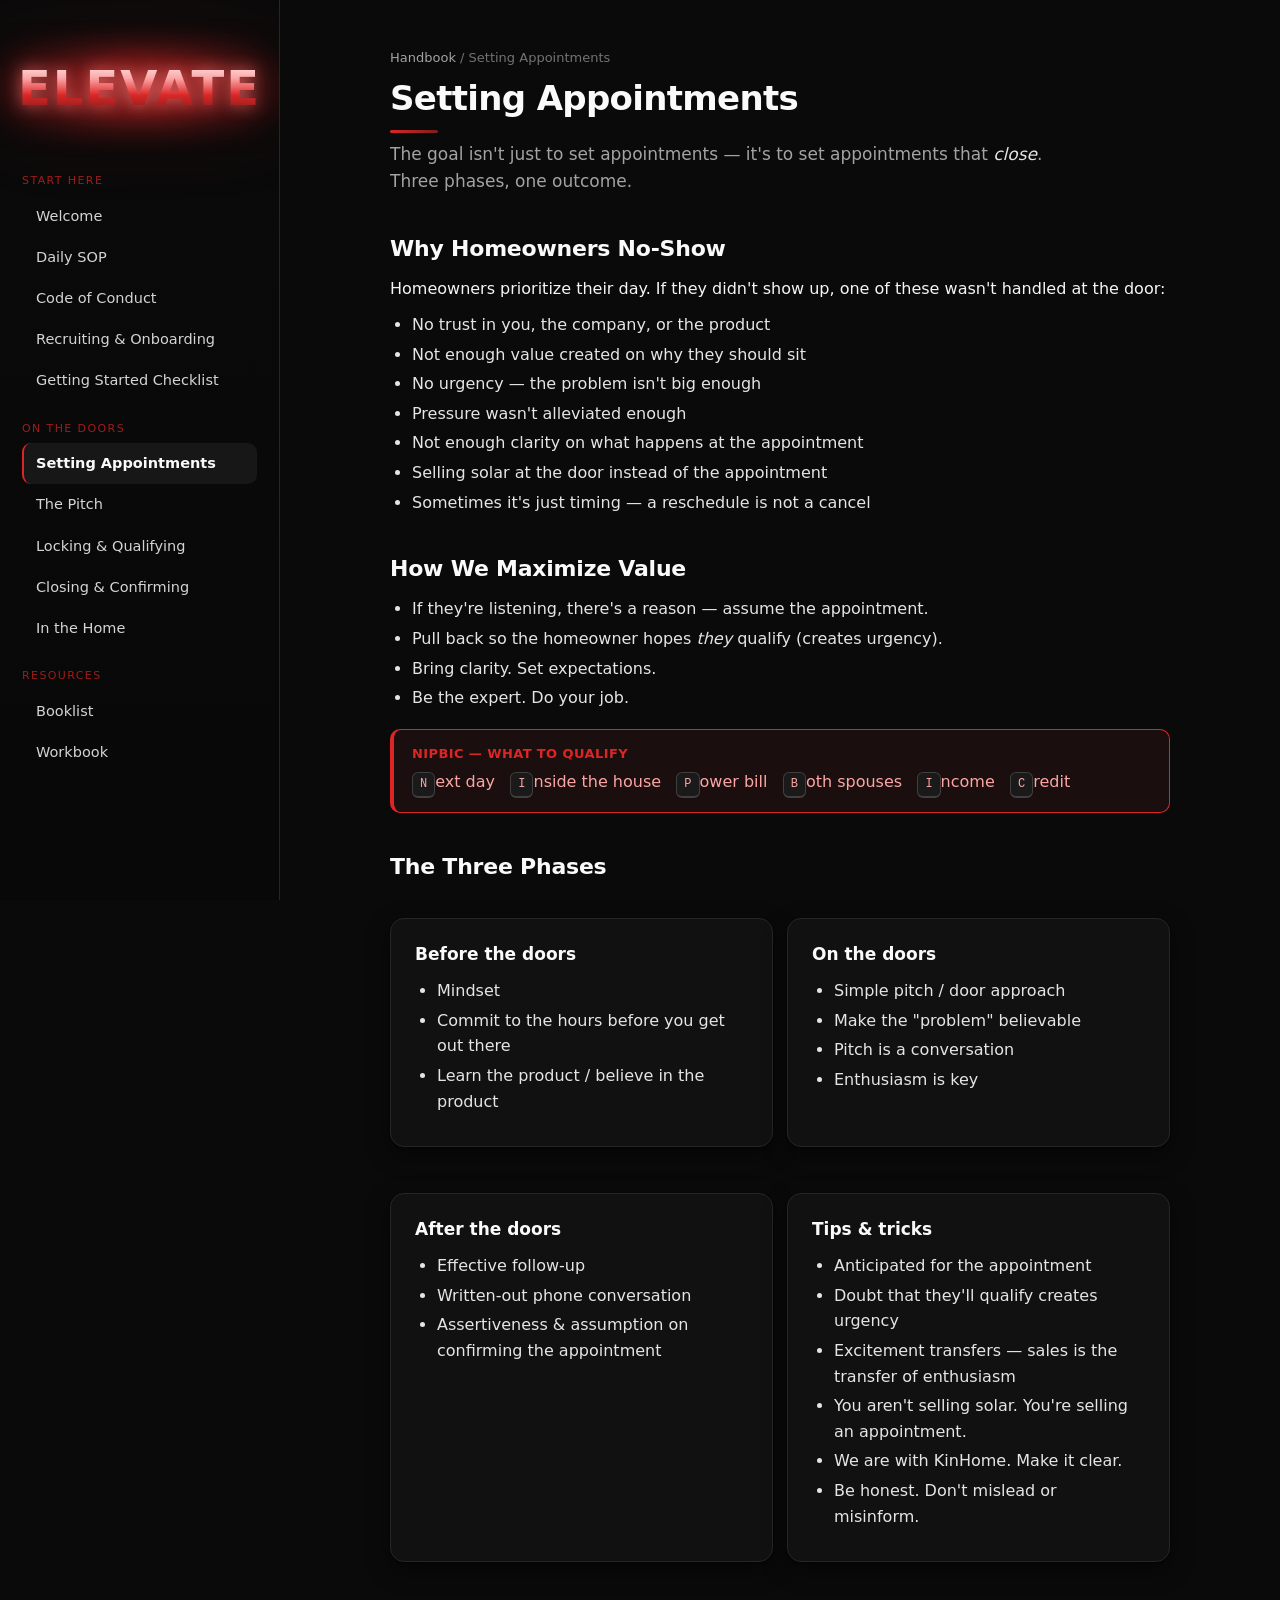
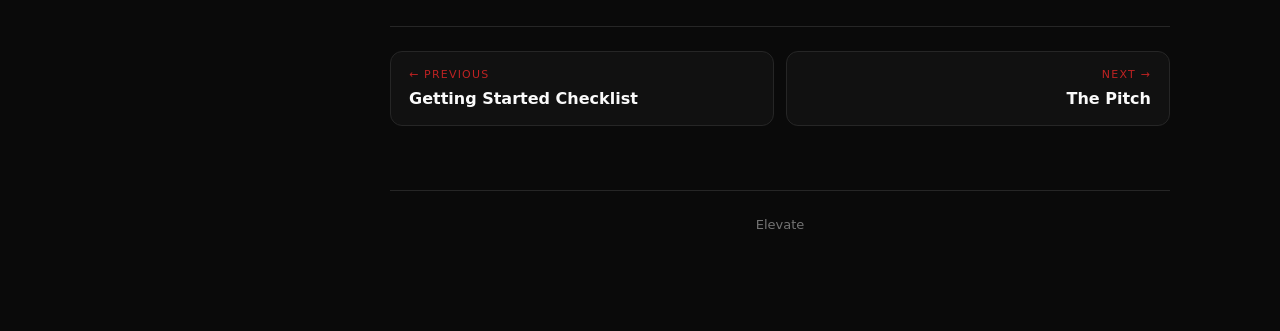
<file: setting-appointments.html>
<!doctype html>
<html lang="en">
<head>
<meta charset="utf-8" />
<meta name="viewport" content="width=device-width,initial-scale=1" />
<title>Setting Appointments — Elevate</title>
<style>
/* ===== Elevate Handbook · Onyx + Pulsing Red theme ===== */
*,*::before,*::after{box-sizing:border-box}
html,body{margin:0;padding:0}
:root{
  --bg:#0a0a0a;
  --surface:#111111;
  --surface-2:#161616;
  --sidebar:#0a0a0a;
  --sidebar-2:#080808;
  --ink:#f5f5f5;
  --ink-muted:#a3a3a3;
  --ink-dim:#737373;
  --line:#262626;
  --line-strong:#3f3f3f;
  /* All "gold" tokens have been remapped to the red palette so the rest
     of the stylesheet stays consistent without renaming every rule. */
  --gold:#dc2626;          /* primary red */
  --gold-light:#fca5a5;    /* soft red highlight */
  --gold-deep:#7f1d1d;     /* deep red */
  --red:#dc2626;
  --red-light:#fca5a5;
  --red-deep:#7f1d1d;
  --good:#22c55e;
  --shadow:0 1px 2px rgba(0,0,0,.4),0 8px 24px rgba(0,0,0,.45);
  --radius:14px;
  --maxw:780px;
}
html{scroll-behavior:smooth;background:var(--bg)}
body{
  font-family: ui-sans-serif,system-ui,-apple-system,Segoe UI,Roboto,Inter,Helvetica,Arial,sans-serif;
  color:var(--ink);
  background:var(--bg);
  line-height:1.6;
  -webkit-font-smoothing:antialiased;
}

/* ----- Layout ----- */
.app{display:grid;grid-template-columns:280px 1fr;min-height:100vh}
.sidebar{
  position:sticky;top:0;align-self:start;
  height:100vh;overflow-y:auto;
  background:linear-gradient(180deg,var(--sidebar) 0%,var(--sidebar-2) 100%);
  color:#e5e5e5;padding:28px 22px;
  border-right:1px solid var(--line);
}
.sidebar::-webkit-scrollbar{width:6px}
.sidebar::-webkit-scrollbar-thumb{background:#262626;border-radius:6px}

.brand{
  position:relative;
  display:flex;flex-direction:column;align-items:center;justify-content:center;
  gap:12px;margin:0 auto 30px;padding:36px 0 30px;
  text-decoration:none;color:#fff;text-align:center;
  isolation:isolate;
}
.brand::before{
  content:"";
  position:absolute;
  inset:-20% -20% -10% -20%;
  background:
    radial-gradient(ellipse 65% 55% at 50% 55%,
      rgba(248,113,113,.55) 0%,
      rgba(220,38,38,.40) 28%,
      rgba(127,29,29,.18) 55%,
      rgba(127,29,29,0) 78%);
  filter:blur(6px);
  z-index:-1;pointer-events:none;
  animation:halo 4s ease-in-out infinite;
}
.brand .mark{display:none}
.brand .name{
  font-size:48px;
  font-weight:900;
  letter-spacing:2px;
  line-height:1;
  text-transform:uppercase;
  background:linear-gradient(180deg,#ffe4e4 0%,#fca5a5 30%,#dc2626 65%,#7f1d1d 100%);
  -webkit-background-clip:text;background-clip:text;
  -webkit-text-fill-color:transparent;color:transparent;
  filter:
    drop-shadow(0 0 8px rgba(248,113,113,.75))
    drop-shadow(0 0 20px rgba(220,38,38,.55))
    drop-shadow(0 0 40px rgba(220,38,38,.35));
  animation:glow 4s ease-in-out infinite;
}
@keyframes glow{
  0%,100%{filter:
    drop-shadow(0 0 8px rgba(248,113,113,.75))
    drop-shadow(0 0 20px rgba(220,38,38,.55))
    drop-shadow(0 0 40px rgba(220,38,38,.35));}
  50%{filter:
    drop-shadow(0 0 14px rgba(252,165,165,1))
    drop-shadow(0 0 30px rgba(248,113,113,.8))
    drop-shadow(0 0 60px rgba(220,38,38,.6));}
}
@keyframes halo{
  0%,100%{opacity:.85;transform:scale(1)}
  50%{opacity:1;transform:scale(1.08)}
}
@media (prefers-reduced-motion:reduce){
  .brand .name,.brand::before{animation:none}
}

/* ===== Hero landing page (body.landing) ===== */
body.landing .app{display:block}
body.landing .sidebar{display:none}
body.landing .menu-btn{display:none}

body.landing{
  background:
    /* subtle grid */
    linear-gradient(rgba(82,82,91,.18) 1px, transparent 1px) 0 0/64px 64px,
    linear-gradient(90deg, rgba(82,82,91,.18) 1px, transparent 1px) 0 0/64px 64px,
    /* deep red vignette behind everything */
    radial-gradient(ellipse 80% 70% at 50% 30%, rgba(127,29,29,.55) 0%, rgba(80,10,10,.35) 30%, rgba(10,10,10,.95) 70%, #0a0a0a 100%),
    #0a0a0a;
}

.hero{
  min-height:100vh;
  display:flex;flex-direction:column;align-items:center;justify-content:center;
  text-align:center;padding:60px 24px;position:relative;
}
.hero::after{
  /* outer vignette so edges stay dark */
  content:"";position:absolute;inset:0;pointer-events:none;
  background:radial-gradient(ellipse 60% 50% at 50% 50%, transparent 40%, rgba(10,10,10,.85) 100%);
}
.hero-badge{
  display:inline-block;padding:8px 22px;
  border:1px solid #dc2626;
  color:#fca5a5;
  font-size:12px;letter-spacing:3px;font-weight:700;
  text-transform:uppercase;
  background:rgba(127,29,29,.15);
  border-radius:4px;
  margin-bottom:36px;
  text-shadow:0 0 8px rgba(220,38,38,.4);
}
.hero-name{
  font-size:clamp(72px, 12vw, 148px);
  font-weight:900;
  letter-spacing:4px;
  line-height:.95;
  text-transform:uppercase;
  margin:0;
  background:linear-gradient(180deg,#ffe4e4 0%,#fca5a5 30%,#dc2626 65%,#7f1d1d 100%);
  -webkit-background-clip:text;background-clip:text;
  -webkit-text-fill-color:transparent;color:transparent;
  filter:
    drop-shadow(0 0 14px rgba(252,165,165,.85))
    drop-shadow(0 0 30px rgba(220,38,38,.65))
    drop-shadow(0 0 70px rgba(220,38,38,.45));
  animation:heroGlow 4s ease-in-out infinite;
  position:relative;z-index:2;
}
@keyframes heroGlow{
  0%,100%{filter:
    drop-shadow(0 0 14px rgba(252,165,165,.85))
    drop-shadow(0 0 30px rgba(220,38,38,.65))
    drop-shadow(0 0 70px rgba(220,38,38,.45));}
  50%{filter:
    drop-shadow(0 0 20px rgba(255,200,200,1))
    drop-shadow(0 0 45px rgba(248,113,113,.85))
    drop-shadow(0 0 100px rgba(220,38,38,.7));}
}
.hero-sub{
  margin-top:24px;
  font-size:14px;letter-spacing:6px;font-weight:600;
  color:#e5e5e5;text-transform:uppercase;
  position:relative;z-index:2;
}
.hero-divider{
  width:60px;height:3px;background:linear-gradient(90deg,#7f1d1d,#dc2626,#7f1d1d);
  margin:28px auto;border-radius:2px;
  box-shadow:0 0 12px rgba(220,38,38,.6);
  position:relative;z-index:2;
}
.hero-tagline{
  max-width:520px;margin:0 auto 44px;
  color:#d4d4d4;font-size:16px;line-height:1.6;
  position:relative;z-index:2;
}
.hero-cta{
  display:inline-block;color:#fca5a5;text-decoration:none;
  font-size:13px;letter-spacing:5px;text-transform:uppercase;font-weight:700;
  padding:12px 0;border-bottom:1px solid rgba(220,38,38,.5);
  position:relative;z-index:2;
  transition:color .15s,border-color .15s;
}
.hero-cta:hover{color:#fff;border-bottom-color:#dc2626;}
.hero-cta::after{content:" ↓";display:inline-block;margin-left:6px;animation:bounce 2s infinite}
@keyframes bounce{
  0%,100%{transform:translateY(0)}
  50%{transform:translateY(4px)}
}

/* Sections grid below the hero on the landing */
.landing-sections{
  max-width:1100px;margin:0 auto;padding:80px 24px 80px;
  position:relative;z-index:1;
}
.landing-sections h2{
  text-align:center;margin:0 0 8px;font-size:13px;
  letter-spacing:5px;text-transform:uppercase;color:#fca5a5;font-weight:700;
}
.landing-sections h2::after{content:none}
.landing-sections .lede{
  text-align:center;margin:0 auto 40px;color:#a3a3a3;
}

.nav-group{margin:18px 0 6px;font-size:11px;letter-spacing:1.4px;text-transform:uppercase;color:var(--gold);opacity:.7}
.nav a{
  display:block;padding:9px 12px;border-radius:9px;color:#d4d4d4;
  text-decoration:none;font-size:14.5px;
  border-left:2px solid transparent;
  transition:background .15s ease,color .15s ease,border-color .15s ease;
}
.nav a:hover{background:#161616;color:#fafafa}
.nav a.active{background:#171717;color:#fafafa;font-weight:600;border-left-color:var(--gold)}

.content{padding:48px 56px 96px;max-width:calc(var(--maxw) + 112px);margin:0 auto;width:100%;background:var(--bg)}
.crumbs{font-size:13px;color:var(--ink-dim);margin-bottom:10px}
.crumbs a{color:var(--ink-muted);text-decoration:none}
.crumbs a:hover{color:var(--gold)}

h1{font-size:34px;line-height:1.15;margin:0 0 8px;letter-spacing:-.02em;color:#fafafa}
h1::after{
  content:"";display:block;width:48px;height:3px;margin-top:12px;border-radius:2px;
  background:linear-gradient(90deg,var(--gold),var(--gold-deep));
}
h2{font-size:22px;margin:36px 0 10px;letter-spacing:-.01em;color:#fafafa}
h3{font-size:17px;margin:22px 0 6px;color:#fafafa}
.lede{font-size:17px;color:var(--ink-muted);margin:0 0 28px;max-width:65ch}

p{margin:10px 0}
ul,ol{padding-left:22px;margin:10px 0}
li{margin:4px 0;color:#e5e5e5}

a{color:var(--gold);text-decoration-color:rgba(220,38,38,.4)}
a:hover{color:var(--gold-light)}

strong{color:#fafafa}
em{color:#e5e5e5}

/* ----- Cards & callouts ----- */
.card{
  background:var(--surface);
  border:1px solid var(--line);
  border-radius:var(--radius);
  padding:22px 24px;box-shadow:var(--shadow);margin:16px 0;
}
.card h3:first-child{margin-top:0}

.callout{
  border:1px solid var(--gold);
  border-left-width:4px;
  background:#1a0e0e;
  color:var(--gold-light);
  padding:14px 18px;border-radius:10px;margin:18px 0;
}
.callout.warn{
  border-color:#ef4444;
  border-left-width:4px;
  background:#220e0e;
  color:#fecaca;
  box-shadow:0 0 24px rgba(239,68,68,.18);
}
.callout.tip{
  border-color:#a3a3a3;
  background:#171717;
  color:#e5e5e5;
}
.callout strong{
  display:block;font-size:13px;letter-spacing:.4px;text-transform:uppercase;
  margin-bottom:4px;color:var(--gold);
}
.callout.warn strong{color:var(--red-light)}
.callout.tip strong{color:#fafafa}

.kbd{
  display:inline-block;padding:2px 7px;border:1px solid var(--line-strong);
  border-bottom-width:2px;border-radius:6px;background:#1a1a1a;color:var(--gold-light);
  font-size:12px;font-family:ui-monospace,SFMono-Regular,Menlo,monospace;
}

.steps{counter-reset:step;list-style:none;padding:0;margin:18px 0;display:grid;gap:10px}
.steps li{
  position:relative;padding:14px 16px 14px 56px;background:var(--surface);
  border:1px solid var(--line);border-radius:12px;box-shadow:var(--shadow);color:#e5e5e5;
}
.steps li::before{
  counter-increment:step;content:counter(step);
  position:absolute;left:14px;top:18px;
  width:30px;height:30px;border-radius:50%;
  background:linear-gradient(135deg,var(--red) 0%,var(--red-deep) 100%);
  color:#fff;
  display:grid;place-items:center;font-weight:800;font-size:14px;
  box-shadow:0 2px 10px rgba(220,38,38,.55), 0 0 0 1px rgba(248,113,113,.2) inset;
}
.steps li ul,.steps li ol{margin-top:8px}

.tag{
  display:inline-block;padding:3px 9px;border-radius:999px;font-size:12px;
  background:#1a0e0e;color:var(--gold);font-weight:600;letter-spacing:.2px;
  border:1px solid rgba(220,38,38,.35);
}
.tag.amber{background:#1a0e0e;color:var(--red-light);border-color:rgba(220,38,38,.3)}
.tag.green{background:#0e1a10;color:#86efac;border-color:rgba(34,197,94,.3)}

.grid-2{display:grid;grid-template-columns:1fr 1fr;gap:14px;margin:18px 0}
@media (max-width:720px){.grid-2{grid-template-columns:1fr}}

.next-prev{
  display:flex;justify-content:space-between;gap:12px;
  margin-top:48px;padding-top:24px;border-top:1px solid var(--line);
}
.next-prev a{
  flex:1;padding:14px 18px;border:1px solid var(--line);border-radius:12px;
  background:var(--surface);text-decoration:none;color:var(--ink);
  display:flex;flex-direction:column;
  transition:border-color .15s ease,background .15s ease;
}
.next-prev a:hover{border-color:var(--gold);background:#171717}
.next-prev .label{font-size:11px;letter-spacing:1.2px;text-transform:uppercase;color:var(--gold);opacity:.85}
.next-prev .title{font-weight:600;margin-top:2px;color:#fafafa}
.next-prev .right{text-align:right}

.toc{display:grid;grid-template-columns:repeat(auto-fill,minmax(220px,1fr));gap:14px;margin:24px 0}
.toc a{
  padding:18px;border:1px solid var(--line);border-radius:12px;background:var(--surface);
  text-decoration:none;color:var(--ink);box-shadow:var(--shadow);
  transition:all .15s;position:relative;overflow:hidden;
}
.toc a::before{
  content:"";position:absolute;left:0;top:0;bottom:0;width:3px;
  background:linear-gradient(180deg,var(--gold),var(--gold-deep));
  opacity:0;transition:opacity .15s;
}
.toc a:hover{border-color:var(--gold);transform:translateY(-1px);background:#171717}
.toc a:hover::before{opacity:1}
.toc .num{font-size:11px;letter-spacing:1.4px;color:var(--gold);font-weight:700;text-transform:uppercase}
.toc .ttl{font-weight:700;margin-top:4px;color:#fafafa}
.toc .desc{font-size:13.5px;color:var(--ink-muted);margin-top:4px}

footer{margin-top:64px;color:var(--ink-dim);font-size:13px;text-align:center;
  padding-top:24px;border-top:1px solid var(--line)}

/* ----- Workbook editable lines (override for dark mode) ----- */
.work-card{background:var(--surface);border:1px solid var(--line);border-radius:14px;
  padding:22px 24px;box-shadow:var(--shadow);margin:16px 0}
.work-card h3{margin-top:0;color:#fafafa}
.work-card .lines{display:grid;gap:10px;margin-top:12px}
.work-card .line{
  border-bottom:1px solid var(--line-strong);min-height:30px;outline:none;
  color:#fafafa;padding:4px 2px;
}
.work-card .line[contenteditable]:focus{border-bottom-color:var(--gold)}
.work-card .line[contenteditable]:empty::before{content:attr(data-placeholder);color:#525252}
.actions{display:flex;gap:10px;margin:8px 0 18px}
.actions button{
  background:linear-gradient(135deg,var(--red) 0%,var(--red-deep) 100%);
  color:#fff;border:0;border-radius:9px;padding:9px 16px;
  font-weight:700;cursor:pointer;font-size:14px;letter-spacing:.5px;
  box-shadow:0 4px 14px rgba(220,38,38,.5), 0 0 0 1px rgba(248,113,113,.25) inset;
}
.actions button.ghost{background:var(--surface);color:#fafafa;border:1px solid var(--line-strong);box-shadow:none}
.actions button:hover{filter:brightness(1.08)}

/* ----- Mobile ----- */
.menu-btn{display:none;position:fixed;top:14px;left:14px;z-index:30;
  background:#0a0a0a;color:var(--gold);border:1px solid var(--gold);border-radius:10px;
  width:40px;height:40px;font-size:20px;cursor:pointer;box-shadow:var(--shadow);
}
@media (max-width:900px){
  .app{grid-template-columns:1fr}
  .sidebar{
    position:fixed;top:0;left:0;height:100vh;width:280px;z-index:20;
    transform:translateX(-100%);transition:transform .2s ease;
  }
  .sidebar.open{transform:translateX(0)}
  .menu-btn{display:block}
  .content{padding:64px 22px 64px}
}

::selection{background:var(--red);color:#fff}

</style>
</head>
<body>
<button class="menu-btn" aria-label="Open menu" onclick="document.querySelector('.sidebar').classList.toggle('open')">☰</button>
<div class="app">
  <aside class="sidebar">
    <a class="brand" href="index.html"><span class="mark">E</span><span class="name">Elevate</span></a>
    <div class="nav">
      <div class="nav-group">Start Here</div>
      <a href="index.html">Welcome</a>
      <a href="daily-sop.html">Daily SOP</a>
      <a href="code-of-conduct.html">Code of Conduct</a>
      <a href="recruiting.html">Recruiting & Onboarding</a>
      <a href="getting-started.html">Getting Started Checklist</a>
      <div class="nav-group">On the Doors</div>
      <a href="setting-appointments.html" class="active">Setting Appointments</a>
      <a href="pitch.html">The Pitch</a>
      <a href="qualifying.html">Locking & Qualifying</a>
      <a href="closing.html">Closing & Confirming</a>
      <a href="in-the-home.html">In the Home</a>
      <div class="nav-group">Resources</div>
      <a href="booklist.html">Booklist</a>
      <a href="workbook.html">Workbook</a>
    </div>
  </aside>

  <main class="content">
    <div class="crumbs"><a href="index.html">Handbook</a> / Setting Appointments</div>
    <h1>Setting Appointments</h1>
    <p class="lede">The goal isn't just to set appointments — it's to set appointments that <em>close</em>. Three phases, one outcome.</p>

    <h2>Why Homeowners No‑Show</h2>
    <p>Homeowners prioritize their day. If they didn't show up, one of these wasn't handled at the door:</p>
    <ul>
      <li>No trust in you, the company, or the product</li>
      <li>Not enough value created on why they should sit</li>
      <li>No urgency — the problem isn't big enough</li>
      <li>Pressure wasn't alleviated enough</li>
      <li>Not enough clarity on what happens at the appointment</li>
      <li>Selling solar at the door instead of the appointment</li>
      <li>Sometimes it's just timing — a reschedule is not a cancel</li>
    </ul>

    <h2>How We Maximize Value</h2>
    <ul>
      <li>If they're listening, there's a reason — assume the appointment.</li>
      <li>Pull back so the homeowner hopes <em>they</em> qualify (creates urgency).</li>
      <li>Bring clarity. Set expectations.</li>
      <li>Be the expert. Do your job.</li>
    </ul>

    <div class="callout"><strong>NIPBIC — what to qualify</strong>
      <span class="kbd">N</span>ext day &nbsp;
      <span class="kbd">I</span>nside the house &nbsp;
      <span class="kbd">P</span>ower bill &nbsp;
      <span class="kbd">B</span>oth spouses &nbsp;
      <span class="kbd">I</span>ncome &nbsp;
      <span class="kbd">C</span>redit
    </div>

    <h2>The Three Phases</h2>
    <div class="grid-2">
      <div class="card">
        <h3>Before the doors</h3>
        <ul>
          <li>Mindset</li>
          <li>Commit to the hours before you get out there</li>
          <li>Learn the product / believe in the product</li>
        </ul>
      </div>
      <div class="card">
        <h3>On the doors</h3>
        <ul>
          <li>Simple pitch / door approach</li>
          <li>Make the "problem" believable</li>
          <li>Pitch is a conversation</li>
          <li>Enthusiasm is key</li>
        </ul>
      </div>
      <div class="card">
        <h3>After the doors</h3>
        <ul>
          <li>Effective follow‑up</li>
          <li>Written‑out phone conversation</li>
          <li>Assertiveness & assumption on confirming the appointment</li>
        </ul>
      </div>
      <div class="card">
        <h3>Tips & tricks</h3>
        <ul>
          <li>Anticipated for the appointment</li>
          <li>Doubt that they'll qualify creates urgency</li>
          <li>Excitement transfers — sales is the transfer of enthusiasm</li>
          <li>You aren't selling solar. You're selling an appointment.</li>
          <li>We are with KinHome. Make it clear.</li>
          <li>Be honest. Don't mislead or misinform.</li>
        </ul>
      </div>
    </div>

    <div class="next-prev">
      <a href="getting-started.html"><span class="label">← Previous</span><span class="title">Getting Started Checklist</span></a>
      <a href="pitch.html" class="right"><span class="label">Next →</span><span class="title">The Pitch</span></a>
    </div>
    <footer>Elevate</footer>
  </main>
</div>
</body>
</html>
</file>
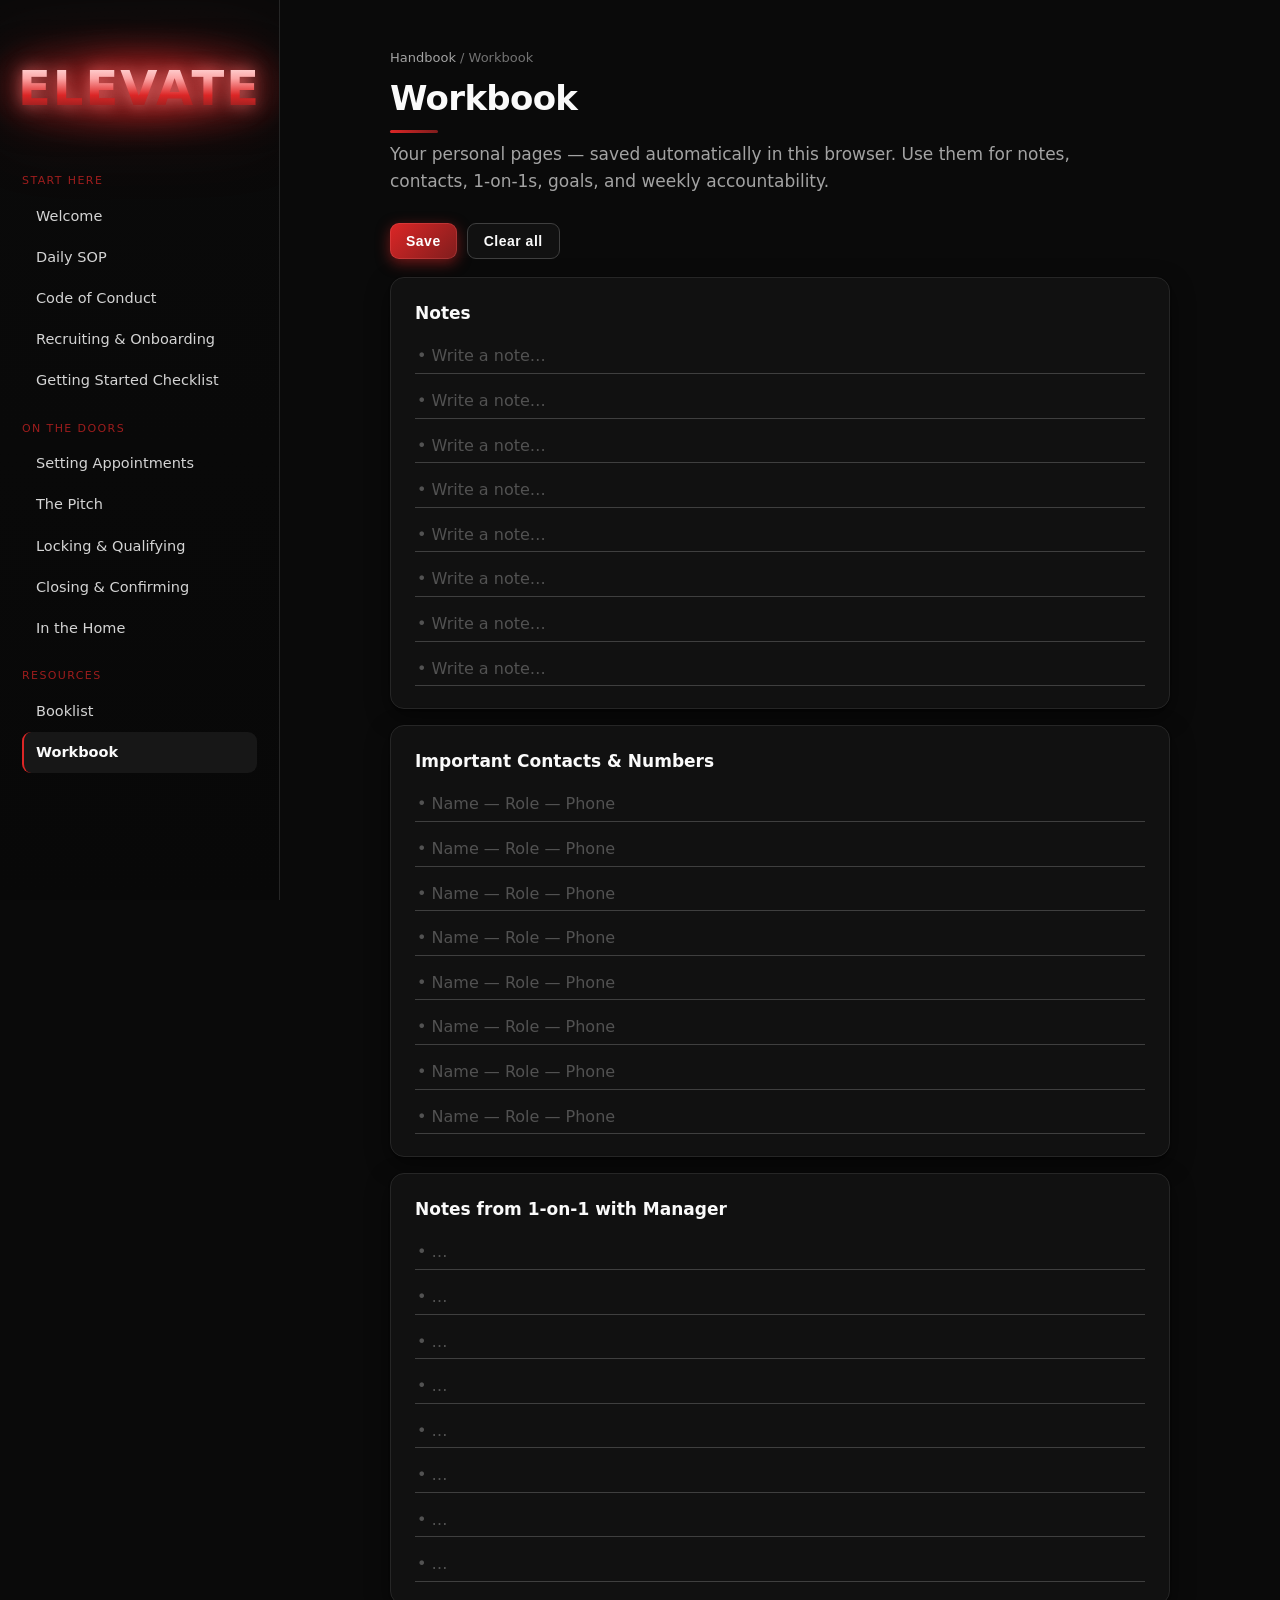
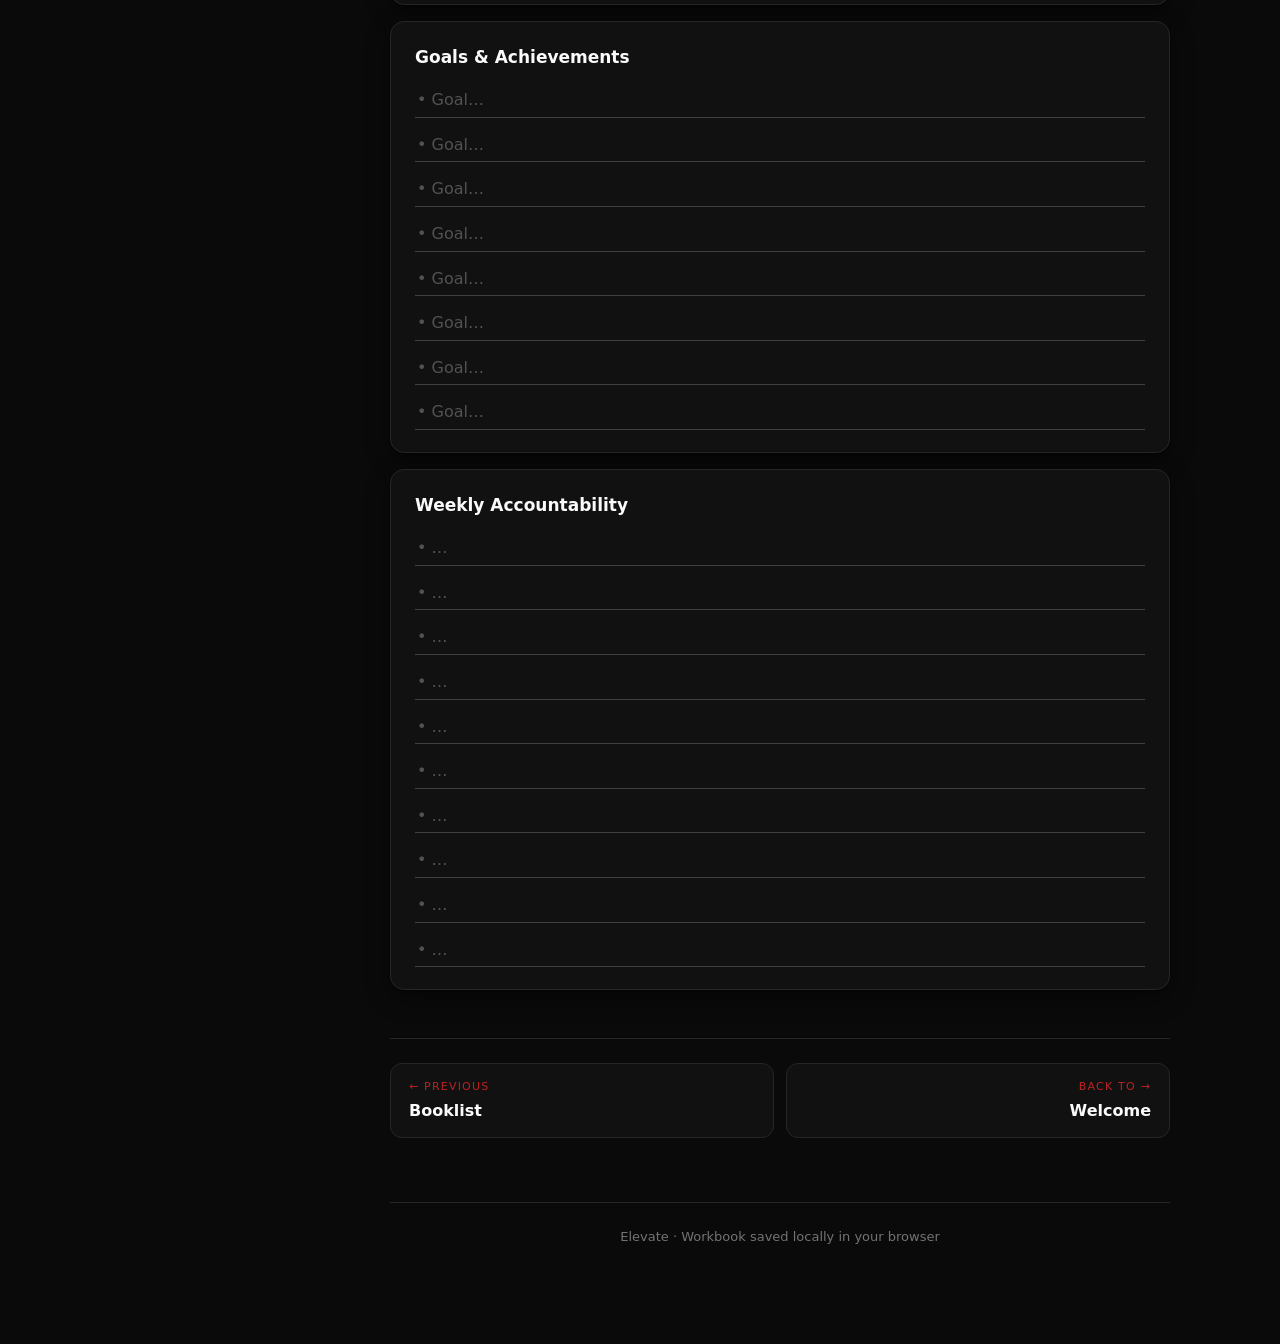
<file: workbook.html>
<!doctype html>
<html lang="en">
<head>
<meta charset="utf-8" />
<meta name="viewport" content="width=device-width,initial-scale=1" />
<title>Workbook — Elevate</title>
<style>
/* ===== Elevate Handbook · Onyx + Pulsing Red theme ===== */
*,*::before,*::after{box-sizing:border-box}
html,body{margin:0;padding:0}
:root{
  --bg:#0a0a0a;
  --surface:#111111;
  --surface-2:#161616;
  --sidebar:#0a0a0a;
  --sidebar-2:#080808;
  --ink:#f5f5f5;
  --ink-muted:#a3a3a3;
  --ink-dim:#737373;
  --line:#262626;
  --line-strong:#3f3f3f;
  /* All "gold" tokens have been remapped to the red palette so the rest
     of the stylesheet stays consistent without renaming every rule. */
  --gold:#dc2626;          /* primary red */
  --gold-light:#fca5a5;    /* soft red highlight */
  --gold-deep:#7f1d1d;     /* deep red */
  --red:#dc2626;
  --red-light:#fca5a5;
  --red-deep:#7f1d1d;
  --good:#22c55e;
  --shadow:0 1px 2px rgba(0,0,0,.4),0 8px 24px rgba(0,0,0,.45);
  --radius:14px;
  --maxw:780px;
}
html{scroll-behavior:smooth;background:var(--bg)}
body{
  font-family: ui-sans-serif,system-ui,-apple-system,Segoe UI,Roboto,Inter,Helvetica,Arial,sans-serif;
  color:var(--ink);
  background:var(--bg);
  line-height:1.6;
  -webkit-font-smoothing:antialiased;
}

/* ----- Layout ----- */
.app{display:grid;grid-template-columns:280px 1fr;min-height:100vh}
.sidebar{
  position:sticky;top:0;align-self:start;
  height:100vh;overflow-y:auto;
  background:linear-gradient(180deg,var(--sidebar) 0%,var(--sidebar-2) 100%);
  color:#e5e5e5;padding:28px 22px;
  border-right:1px solid var(--line);
}
.sidebar::-webkit-scrollbar{width:6px}
.sidebar::-webkit-scrollbar-thumb{background:#262626;border-radius:6px}

.brand{
  position:relative;
  display:flex;flex-direction:column;align-items:center;justify-content:center;
  gap:12px;margin:0 auto 30px;padding:36px 0 30px;
  text-decoration:none;color:#fff;text-align:center;
  isolation:isolate;
}
.brand::before{
  content:"";
  position:absolute;
  inset:-20% -20% -10% -20%;
  background:
    radial-gradient(ellipse 65% 55% at 50% 55%,
      rgba(248,113,113,.55) 0%,
      rgba(220,38,38,.40) 28%,
      rgba(127,29,29,.18) 55%,
      rgba(127,29,29,0) 78%);
  filter:blur(6px);
  z-index:-1;pointer-events:none;
  animation:halo 4s ease-in-out infinite;
}
.brand .mark{display:none}
.brand .name{
  font-size:48px;
  font-weight:900;
  letter-spacing:2px;
  line-height:1;
  text-transform:uppercase;
  background:linear-gradient(180deg,#ffe4e4 0%,#fca5a5 30%,#dc2626 65%,#7f1d1d 100%);
  -webkit-background-clip:text;background-clip:text;
  -webkit-text-fill-color:transparent;color:transparent;
  filter:
    drop-shadow(0 0 8px rgba(248,113,113,.75))
    drop-shadow(0 0 20px rgba(220,38,38,.55))
    drop-shadow(0 0 40px rgba(220,38,38,.35));
  animation:glow 4s ease-in-out infinite;
}
@keyframes glow{
  0%,100%{filter:
    drop-shadow(0 0 8px rgba(248,113,113,.75))
    drop-shadow(0 0 20px rgba(220,38,38,.55))
    drop-shadow(0 0 40px rgba(220,38,38,.35));}
  50%{filter:
    drop-shadow(0 0 14px rgba(252,165,165,1))
    drop-shadow(0 0 30px rgba(248,113,113,.8))
    drop-shadow(0 0 60px rgba(220,38,38,.6));}
}
@keyframes halo{
  0%,100%{opacity:.85;transform:scale(1)}
  50%{opacity:1;transform:scale(1.08)}
}
@media (prefers-reduced-motion:reduce){
  .brand .name,.brand::before{animation:none}
}

/* ===== Hero landing page (body.landing) ===== */
body.landing .app{display:block}
body.landing .sidebar{display:none}
body.landing .menu-btn{display:none}

body.landing{
  background:
    /* subtle grid */
    linear-gradient(rgba(82,82,91,.18) 1px, transparent 1px) 0 0/64px 64px,
    linear-gradient(90deg, rgba(82,82,91,.18) 1px, transparent 1px) 0 0/64px 64px,
    /* deep red vignette behind everything */
    radial-gradient(ellipse 80% 70% at 50% 30%, rgba(127,29,29,.55) 0%, rgba(80,10,10,.35) 30%, rgba(10,10,10,.95) 70%, #0a0a0a 100%),
    #0a0a0a;
}

.hero{
  min-height:100vh;
  display:flex;flex-direction:column;align-items:center;justify-content:center;
  text-align:center;padding:60px 24px;position:relative;
}
.hero::after{
  /* outer vignette so edges stay dark */
  content:"";position:absolute;inset:0;pointer-events:none;
  background:radial-gradient(ellipse 60% 50% at 50% 50%, transparent 40%, rgba(10,10,10,.85) 100%);
}
.hero-badge{
  display:inline-block;padding:8px 22px;
  border:1px solid #dc2626;
  color:#fca5a5;
  font-size:12px;letter-spacing:3px;font-weight:700;
  text-transform:uppercase;
  background:rgba(127,29,29,.15);
  border-radius:4px;
  margin-bottom:36px;
  text-shadow:0 0 8px rgba(220,38,38,.4);
}
.hero-name{
  font-size:clamp(72px, 12vw, 148px);
  font-weight:900;
  letter-spacing:4px;
  line-height:.95;
  text-transform:uppercase;
  margin:0;
  background:linear-gradient(180deg,#ffe4e4 0%,#fca5a5 30%,#dc2626 65%,#7f1d1d 100%);
  -webkit-background-clip:text;background-clip:text;
  -webkit-text-fill-color:transparent;color:transparent;
  filter:
    drop-shadow(0 0 14px rgba(252,165,165,.85))
    drop-shadow(0 0 30px rgba(220,38,38,.65))
    drop-shadow(0 0 70px rgba(220,38,38,.45));
  animation:heroGlow 4s ease-in-out infinite;
  position:relative;z-index:2;
}
@keyframes heroGlow{
  0%,100%{filter:
    drop-shadow(0 0 14px rgba(252,165,165,.85))
    drop-shadow(0 0 30px rgba(220,38,38,.65))
    drop-shadow(0 0 70px rgba(220,38,38,.45));}
  50%{filter:
    drop-shadow(0 0 20px rgba(255,200,200,1))
    drop-shadow(0 0 45px rgba(248,113,113,.85))
    drop-shadow(0 0 100px rgba(220,38,38,.7));}
}
.hero-sub{
  margin-top:24px;
  font-size:14px;letter-spacing:6px;font-weight:600;
  color:#e5e5e5;text-transform:uppercase;
  position:relative;z-index:2;
}
.hero-divider{
  width:60px;height:3px;background:linear-gradient(90deg,#7f1d1d,#dc2626,#7f1d1d);
  margin:28px auto;border-radius:2px;
  box-shadow:0 0 12px rgba(220,38,38,.6);
  position:relative;z-index:2;
}
.hero-tagline{
  max-width:520px;margin:0 auto 44px;
  color:#d4d4d4;font-size:16px;line-height:1.6;
  position:relative;z-index:2;
}
.hero-cta{
  display:inline-block;color:#fca5a5;text-decoration:none;
  font-size:13px;letter-spacing:5px;text-transform:uppercase;font-weight:700;
  padding:12px 0;border-bottom:1px solid rgba(220,38,38,.5);
  position:relative;z-index:2;
  transition:color .15s,border-color .15s;
}
.hero-cta:hover{color:#fff;border-bottom-color:#dc2626;}
.hero-cta::after{content:" ↓";display:inline-block;margin-left:6px;animation:bounce 2s infinite}
@keyframes bounce{
  0%,100%{transform:translateY(0)}
  50%{transform:translateY(4px)}
}

/* Sections grid below the hero on the landing */
.landing-sections{
  max-width:1100px;margin:0 auto;padding:80px 24px 80px;
  position:relative;z-index:1;
}
.landing-sections h2{
  text-align:center;margin:0 0 8px;font-size:13px;
  letter-spacing:5px;text-transform:uppercase;color:#fca5a5;font-weight:700;
}
.landing-sections h2::after{content:none}
.landing-sections .lede{
  text-align:center;margin:0 auto 40px;color:#a3a3a3;
}

.nav-group{margin:18px 0 6px;font-size:11px;letter-spacing:1.4px;text-transform:uppercase;color:var(--gold);opacity:.7}
.nav a{
  display:block;padding:9px 12px;border-radius:9px;color:#d4d4d4;
  text-decoration:none;font-size:14.5px;
  border-left:2px solid transparent;
  transition:background .15s ease,color .15s ease,border-color .15s ease;
}
.nav a:hover{background:#161616;color:#fafafa}
.nav a.active{background:#171717;color:#fafafa;font-weight:600;border-left-color:var(--gold)}

.content{padding:48px 56px 96px;max-width:calc(var(--maxw) + 112px);margin:0 auto;width:100%;background:var(--bg)}
.crumbs{font-size:13px;color:var(--ink-dim);margin-bottom:10px}
.crumbs a{color:var(--ink-muted);text-decoration:none}
.crumbs a:hover{color:var(--gold)}

h1{font-size:34px;line-height:1.15;margin:0 0 8px;letter-spacing:-.02em;color:#fafafa}
h1::after{
  content:"";display:block;width:48px;height:3px;margin-top:12px;border-radius:2px;
  background:linear-gradient(90deg,var(--gold),var(--gold-deep));
}
h2{font-size:22px;margin:36px 0 10px;letter-spacing:-.01em;color:#fafafa}
h3{font-size:17px;margin:22px 0 6px;color:#fafafa}
.lede{font-size:17px;color:var(--ink-muted);margin:0 0 28px;max-width:65ch}

p{margin:10px 0}
ul,ol{padding-left:22px;margin:10px 0}
li{margin:4px 0;color:#e5e5e5}

a{color:var(--gold);text-decoration-color:rgba(220,38,38,.4)}
a:hover{color:var(--gold-light)}

strong{color:#fafafa}
em{color:#e5e5e5}

/* ----- Cards & callouts ----- */
.card{
  background:var(--surface);
  border:1px solid var(--line);
  border-radius:var(--radius);
  padding:22px 24px;box-shadow:var(--shadow);margin:16px 0;
}
.card h3:first-child{margin-top:0}

.callout{
  border:1px solid var(--gold);
  border-left-width:4px;
  background:#1a0e0e;
  color:var(--gold-light);
  padding:14px 18px;border-radius:10px;margin:18px 0;
}
.callout.warn{
  border-color:#ef4444;
  border-left-width:4px;
  background:#220e0e;
  color:#fecaca;
  box-shadow:0 0 24px rgba(239,68,68,.18);
}
.callout.tip{
  border-color:#a3a3a3;
  background:#171717;
  color:#e5e5e5;
}
.callout strong{
  display:block;font-size:13px;letter-spacing:.4px;text-transform:uppercase;
  margin-bottom:4px;color:var(--gold);
}
.callout.warn strong{color:var(--red-light)}
.callout.tip strong{color:#fafafa}

.kbd{
  display:inline-block;padding:2px 7px;border:1px solid var(--line-strong);
  border-bottom-width:2px;border-radius:6px;background:#1a1a1a;color:var(--gold-light);
  font-size:12px;font-family:ui-monospace,SFMono-Regular,Menlo,monospace;
}

.steps{counter-reset:step;list-style:none;padding:0;margin:18px 0;display:grid;gap:10px}
.steps li{
  position:relative;padding:14px 16px 14px 56px;background:var(--surface);
  border:1px solid var(--line);border-radius:12px;box-shadow:var(--shadow);color:#e5e5e5;
}
.steps li::before{
  counter-increment:step;content:counter(step);
  position:absolute;left:14px;top:18px;
  width:30px;height:30px;border-radius:50%;
  background:linear-gradient(135deg,var(--red) 0%,var(--red-deep) 100%);
  color:#fff;
  display:grid;place-items:center;font-weight:800;font-size:14px;
  box-shadow:0 2px 10px rgba(220,38,38,.55), 0 0 0 1px rgba(248,113,113,.2) inset;
}
.steps li ul,.steps li ol{margin-top:8px}

.tag{
  display:inline-block;padding:3px 9px;border-radius:999px;font-size:12px;
  background:#1a0e0e;color:var(--gold);font-weight:600;letter-spacing:.2px;
  border:1px solid rgba(220,38,38,.35);
}
.tag.amber{background:#1a0e0e;color:var(--red-light);border-color:rgba(220,38,38,.3)}
.tag.green{background:#0e1a10;color:#86efac;border-color:rgba(34,197,94,.3)}

.grid-2{display:grid;grid-template-columns:1fr 1fr;gap:14px;margin:18px 0}
@media (max-width:720px){.grid-2{grid-template-columns:1fr}}

.next-prev{
  display:flex;justify-content:space-between;gap:12px;
  margin-top:48px;padding-top:24px;border-top:1px solid var(--line);
}
.next-prev a{
  flex:1;padding:14px 18px;border:1px solid var(--line);border-radius:12px;
  background:var(--surface);text-decoration:none;color:var(--ink);
  display:flex;flex-direction:column;
  transition:border-color .15s ease,background .15s ease;
}
.next-prev a:hover{border-color:var(--gold);background:#171717}
.next-prev .label{font-size:11px;letter-spacing:1.2px;text-transform:uppercase;color:var(--gold);opacity:.85}
.next-prev .title{font-weight:600;margin-top:2px;color:#fafafa}
.next-prev .right{text-align:right}

.toc{display:grid;grid-template-columns:repeat(auto-fill,minmax(220px,1fr));gap:14px;margin:24px 0}
.toc a{
  padding:18px;border:1px solid var(--line);border-radius:12px;background:var(--surface);
  text-decoration:none;color:var(--ink);box-shadow:var(--shadow);
  transition:all .15s;position:relative;overflow:hidden;
}
.toc a::before{
  content:"";position:absolute;left:0;top:0;bottom:0;width:3px;
  background:linear-gradient(180deg,var(--gold),var(--gold-deep));
  opacity:0;transition:opacity .15s;
}
.toc a:hover{border-color:var(--gold);transform:translateY(-1px);background:#171717}
.toc a:hover::before{opacity:1}
.toc .num{font-size:11px;letter-spacing:1.4px;color:var(--gold);font-weight:700;text-transform:uppercase}
.toc .ttl{font-weight:700;margin-top:4px;color:#fafafa}
.toc .desc{font-size:13.5px;color:var(--ink-muted);margin-top:4px}

footer{margin-top:64px;color:var(--ink-dim);font-size:13px;text-align:center;
  padding-top:24px;border-top:1px solid var(--line)}

/* ----- Workbook editable lines (override for dark mode) ----- */
.work-card{background:var(--surface);border:1px solid var(--line);border-radius:14px;
  padding:22px 24px;box-shadow:var(--shadow);margin:16px 0}
.work-card h3{margin-top:0;color:#fafafa}
.work-card .lines{display:grid;gap:10px;margin-top:12px}
.work-card .line{
  border-bottom:1px solid var(--line-strong);min-height:30px;outline:none;
  color:#fafafa;padding:4px 2px;
}
.work-card .line[contenteditable]:focus{border-bottom-color:var(--gold)}
.work-card .line[contenteditable]:empty::before{content:attr(data-placeholder);color:#525252}
.actions{display:flex;gap:10px;margin:8px 0 18px}
.actions button{
  background:linear-gradient(135deg,var(--red) 0%,var(--red-deep) 100%);
  color:#fff;border:0;border-radius:9px;padding:9px 16px;
  font-weight:700;cursor:pointer;font-size:14px;letter-spacing:.5px;
  box-shadow:0 4px 14px rgba(220,38,38,.5), 0 0 0 1px rgba(248,113,113,.25) inset;
}
.actions button.ghost{background:var(--surface);color:#fafafa;border:1px solid var(--line-strong);box-shadow:none}
.actions button:hover{filter:brightness(1.08)}

/* ----- Mobile ----- */
.menu-btn{display:none;position:fixed;top:14px;left:14px;z-index:30;
  background:#0a0a0a;color:var(--gold);border:1px solid var(--gold);border-radius:10px;
  width:40px;height:40px;font-size:20px;cursor:pointer;box-shadow:var(--shadow);
}
@media (max-width:900px){
  .app{grid-template-columns:1fr}
  .sidebar{
    position:fixed;top:0;left:0;height:100vh;width:280px;z-index:20;
    transform:translateX(-100%);transition:transform .2s ease;
  }
  .sidebar.open{transform:translateX(0)}
  .menu-btn{display:block}
  .content{padding:64px 22px 64px}
}

::selection{background:var(--red);color:#fff}

</style>
</head>
<body>
<button class="menu-btn" aria-label="Open menu" onclick="document.querySelector('.sidebar').classList.toggle('open')">☰</button>
<div class="app">
  <aside class="sidebar">
    <a class="brand" href="index.html"><span class="mark">E</span><span class="name">Elevate</span></a>
    <div class="nav">
      <div class="nav-group">Start Here</div>
      <a href="index.html">Welcome</a>
      <a href="daily-sop.html">Daily SOP</a>
      <a href="code-of-conduct.html">Code of Conduct</a>
      <a href="recruiting.html">Recruiting & Onboarding</a>
      <a href="getting-started.html">Getting Started Checklist</a>
      <div class="nav-group">On the Doors</div>
      <a href="setting-appointments.html">Setting Appointments</a>
      <a href="pitch.html">The Pitch</a>
      <a href="qualifying.html">Locking & Qualifying</a>
      <a href="closing.html">Closing & Confirming</a>
      <a href="in-the-home.html">In the Home</a>
      <div class="nav-group">Resources</div>
      <a href="booklist.html">Booklist</a>
      <a href="workbook.html" class="active">Workbook</a>
    </div>
  </aside>

  <main class="content">
    <div class="crumbs"><a href="index.html">Handbook</a> / Workbook</div>
    <h1>Workbook</h1>
    <p class="lede">Your personal pages — saved automatically in this browser. Use them for notes, contacts, 1‑on‑1s, goals, and weekly accountability.</p>

    <div class="actions">
      <button onclick="saveAll()">Save</button>
      <button class="ghost" onclick="if(confirm('Clear all workbook entries?'))clearAll()">Clear all</button>
    </div>

    <div class="work-card">
      <h3>Notes</h3>
      <div class="lines" id="notes">
        <div class="line" contenteditable="true" data-placeholder="• Write a note…"></div>
        <div class="line" contenteditable="true" data-placeholder="• Write a note…"></div>
        <div class="line" contenteditable="true" data-placeholder="• Write a note…"></div>
        <div class="line" contenteditable="true" data-placeholder="• Write a note…"></div>
        <div class="line" contenteditable="true" data-placeholder="• Write a note…"></div>
        <div class="line" contenteditable="true" data-placeholder="• Write a note…"></div>
        <div class="line" contenteditable="true" data-placeholder="• Write a note…"></div>
        <div class="line" contenteditable="true" data-placeholder="• Write a note…"></div>
      </div>
    </div>

    <div class="work-card">
      <h3>Important Contacts & Numbers</h3>
      <div class="lines" id="contacts">
        <div class="line" contenteditable="true" data-placeholder="• Name — Role — Phone"></div>
        <div class="line" contenteditable="true" data-placeholder="• Name — Role — Phone"></div>
        <div class="line" contenteditable="true" data-placeholder="• Name — Role — Phone"></div>
        <div class="line" contenteditable="true" data-placeholder="• Name — Role — Phone"></div>
        <div class="line" contenteditable="true" data-placeholder="• Name — Role — Phone"></div>
        <div class="line" contenteditable="true" data-placeholder="• Name — Role — Phone"></div>
        <div class="line" contenteditable="true" data-placeholder="• Name — Role — Phone"></div>
        <div class="line" contenteditable="true" data-placeholder="• Name — Role — Phone"></div>
      </div>
    </div>

    <div class="work-card">
      <h3>Notes from 1‑on‑1 with Manager</h3>
      <div class="lines" id="oneonone">
        <div class="line" contenteditable="true" data-placeholder="• …"></div>
        <div class="line" contenteditable="true" data-placeholder="• …"></div>
        <div class="line" contenteditable="true" data-placeholder="• …"></div>
        <div class="line" contenteditable="true" data-placeholder="• …"></div>
        <div class="line" contenteditable="true" data-placeholder="• …"></div>
        <div class="line" contenteditable="true" data-placeholder="• …"></div>
        <div class="line" contenteditable="true" data-placeholder="• …"></div>
        <div class="line" contenteditable="true" data-placeholder="• …"></div>
      </div>
    </div>

    <div class="work-card">
      <h3>Goals & Achievements</h3>
      <div class="lines" id="goals">
        <div class="line" contenteditable="true" data-placeholder="• Goal…"></div>
        <div class="line" contenteditable="true" data-placeholder="• Goal…"></div>
        <div class="line" contenteditable="true" data-placeholder="• Goal…"></div>
        <div class="line" contenteditable="true" data-placeholder="• Goal…"></div>
        <div class="line" contenteditable="true" data-placeholder="• Goal…"></div>
        <div class="line" contenteditable="true" data-placeholder="• Goal…"></div>
        <div class="line" contenteditable="true" data-placeholder="• Goal…"></div>
        <div class="line" contenteditable="true" data-placeholder="• Goal…"></div>
      </div>
    </div>

    <div class="work-card">
      <h3>Weekly Accountability</h3>
      <div class="lines" id="weekly">
        <div class="line" contenteditable="true" data-placeholder="• …"></div>
        <div class="line" contenteditable="true" data-placeholder="• …"></div>
        <div class="line" contenteditable="true" data-placeholder="• …"></div>
        <div class="line" contenteditable="true" data-placeholder="• …"></div>
        <div class="line" contenteditable="true" data-placeholder="• …"></div>
        <div class="line" contenteditable="true" data-placeholder="• …"></div>
        <div class="line" contenteditable="true" data-placeholder="• …"></div>
        <div class="line" contenteditable="true" data-placeholder="• …"></div>
        <div class="line" contenteditable="true" data-placeholder="• …"></div>
        <div class="line" contenteditable="true" data-placeholder="• …"></div>
      </div>
    </div>

    <div class="next-prev">
      <a href="booklist.html"><span class="label">← Previous</span><span class="title">Booklist</span></a>
      <a href="index.html" class="right"><span class="label">Back to →</span><span class="title">Welcome</span></a>
    </div>
    <footer>Elevate · Workbook saved locally in your browser</footer>
  </main>
</div>

<script>
  const sections = ['notes','contacts','oneonone','goals','weekly'];
  function load(){
    sections.forEach(id=>{
      const data = localStorage.getItem('elevate-'+id);
      if(!data) return;
      try{
        const arr = JSON.parse(data);
        const lines = document.querySelectorAll('#'+id+' .line');
        arr.forEach((v,i)=>{ if(lines[i]) lines[i].textContent = v; });
      }catch(e){}
    });
  }
  function saveAll(){
    sections.forEach(id=>{
      const lines = [...document.querySelectorAll('#'+id+' .line')].map(l=>l.textContent);
      localStorage.setItem('elevate-'+id, JSON.stringify(lines));
    });
    const btn = document.querySelector('.actions button');
    const old = btn.textContent; btn.textContent = 'Saved ✓';
    setTimeout(()=>btn.textContent = old, 1200);
  }
  function clearAll(){
    sections.forEach(id=>{
      localStorage.removeItem('elevate-'+id);
      document.querySelectorAll('#'+id+' .line').forEach(l=>l.textContent='');
    });
  }
  // autosave on blur
  document.addEventListener('blur', e=>{ if(e.target.classList && e.target.classList.contains('line')) saveAll(); }, true);
  load();
</script>
</body>
</html>
</file>
